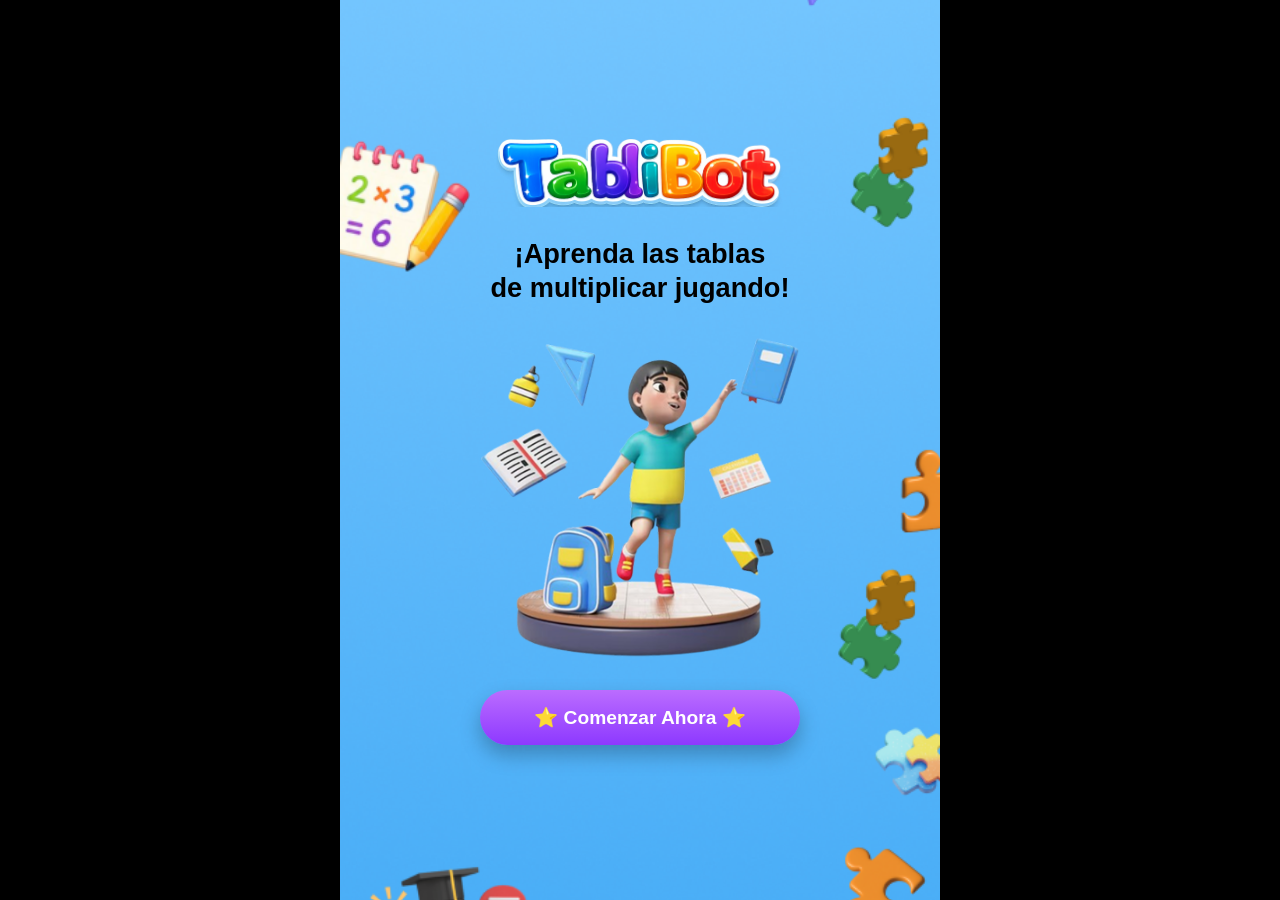
<file: index.html>
<!-- index.html -->
<!doctype html>
<html lang="es">

<head>
    <meta charset="UTF-8" />
    <meta name="viewport" content="width=device-width, initial-scale=1.0" />
    <title>TabliBot</title>

    <link rel="stylesheet" href="./Styles/styles2.css" />
</head>

<body>
    <section class="welcome-container">
        <div class="mobile-frame">
            <img src="./imagenes/fondoback.png" alt="Fondo" class="background-img" />

            <div class="content">
                <!-- Logo -->
                <div class="logo-container">
                    <img src="./imagenes/logo.png" alt="TabliBot" class="logo-img" />
                </div>

                <!-- Texto -->
                <div class="text-container">
                    <h2>
                        ¡Aprenda las tablas<br />de multiplicar jugando!
                    </h2>
                </div>

                <!-- Niño -->
                <div class="character-container">
                    <img src="./imagenes/nino1.png" alt="Niño" class="character" />
                </div>

                <!-- Botón -->
                <div class="button-container">
                    <a href="./menu.html" class="start-button">
                        ⭐ Comenzar Ahora ⭐
                    </a>
                </div>
            </div>
        </div>
    </section>
</body>

</html>
</file>
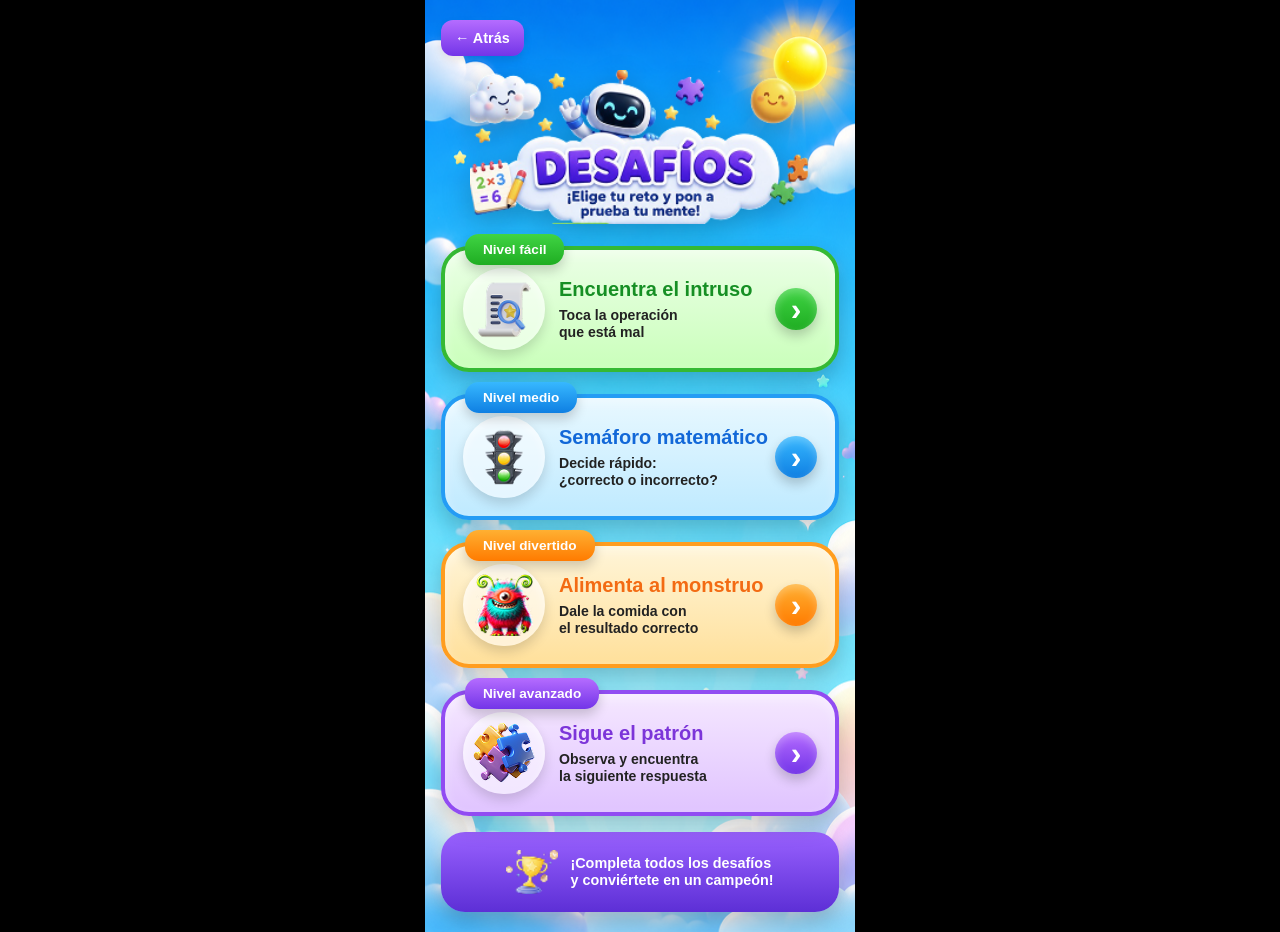
<file: desafios.html>
<!DOCTYPE html>
<html lang="es">

<head>
    <meta charset="UTF-8">
    <meta name="viewport" content="width=device-width, initial-scale=1.0">
    <title>Desafíos</title>
    <link rel="stylesheet" href="./Styles/desafios.css">
</head>

<body>

    <main class="app">

        <img src="./imagenes/fondodesafios.png" class="bg" alt="Fondo">

        <section class="content">

            <a href="menu.html" class="back-btn">← Atrás</a>

            <img src="./imagenes/logodesafios.png" class="banner" alt="Desafíos">

            <div class="cards">

                <a href="juego-intruso.html" class="challenge-card green">
                    <span class="level">Nivel fácil</span>

                    <div class="icon">
                        <img src="./imagenes/facil.png" alt="">
                    </div>

                    <div class="text">
                        <h2>Encuentra el intruso</h2>
                        <p>Toca la operación<br>que está mal</p>
                    </div>

                    <span class="arrow">›</span>
                </a>

                <a href="juego-semaforo.html" class="challenge-card blue">
                    <span class="level">Nivel medio</span>

                    <div class="icon">
                        <img src="./imagenes/semaforo.png" alt="">
                    </div>

                    <div class="text">
                        <h2>Semáforo matemático</h2>
                        <p>Decide rápido:<br>¿correcto o incorrecto?</p>
                    </div>

                    <span class="arrow">›</span>
                </a>

                <a href="juego-monstruo.html" class="challenge-card orange">
                    <span class="level">Nivel divertido</span>

                    <div class="icon">
                        <img src="./imagenes/monstruo.png" alt="">
                    </div>

                    <div class="text">
                        <h2>Alimenta al monstruo</h2>
                        <p>Dale la comida con<br>el resultado correcto</p>
                    </div>

                    <span class="arrow">›</span>
                </a>

                <a href="juego-patron.html" class="challenge-card purple">
                    <span class="level">Nivel avanzado</span>

                    <div class="icon">
                        <img src="./imagenes/fichas.png" alt="">
                    </div>

                    <div class="text">
                        <h2>Sigue el patrón</h2>
                        <p>Observa y encuentra<br>la siguiente respuesta</p>
                    </div>

                    <span class="arrow">›</span>
                </a>

            </div>

            <div class="footer">
                <img src="./imagenes/copa.png" alt="">
                <p>¡Completa todos los desafíos<br>y conviértete en un campeón!</p>
            </div>

        </section>

    </main>

</body>

</html>
</file>
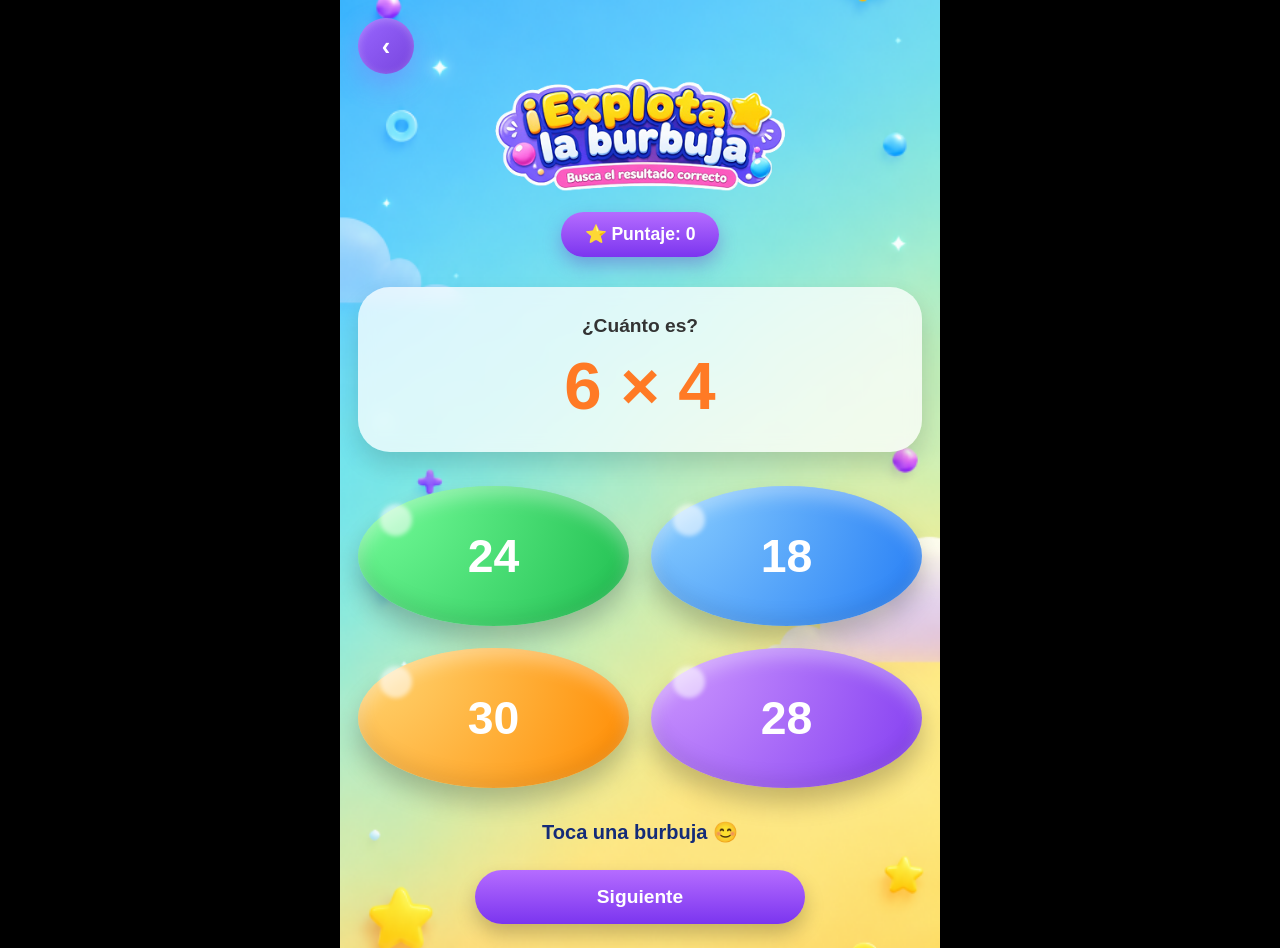
<file: juego-burbujas.html>
<!doctype html>
<html lang="es">

<head>
    <meta charset="UTF-8" />
    <meta name="viewport" content="width=device-width, initial-scale=1.0" />
    <title>Explota el número correcto</title>
    <link rel="stylesheet" href="./Styles/juego-burbujas.css" />
</head>

<body>
    <main class="game">
        <img src="./imagenes/fondobackground.png" class="bg" alt="Fondo" />

        <section class="content">
            <a href="juegos.html" class="back">‹</a>

            <div class="header">
                <img src="./imagenes/burbujas.png" alt="Explota la burbuja" class="header-img" />
            </div>

            <div class="score-box">
                ⭐ Puntaje: <span id="score">0</span>
            </div>

            <div class="question-card">
                <p>¿Cuánto es?</p>
                <h2 id="question">2 × 3</h2>
            </div>

            <div class="bubbles" id="bubbles"></div>

            <p class="message" id="message">Toca una burbuja 😊</p>

            <button class="next-btn" id="nextBtn">Siguiente</button>
        </section>
    </main>
    <audio id="popSound" src="./imagenes/sonidos/pop.mp3"></audio>
    <audio id="wrongSound" src="./imagenes/sonidos/wrong.mp3"></audio>

    <script src="./js/juego-burbujas.js"></script>
</body>

</html>
</file>
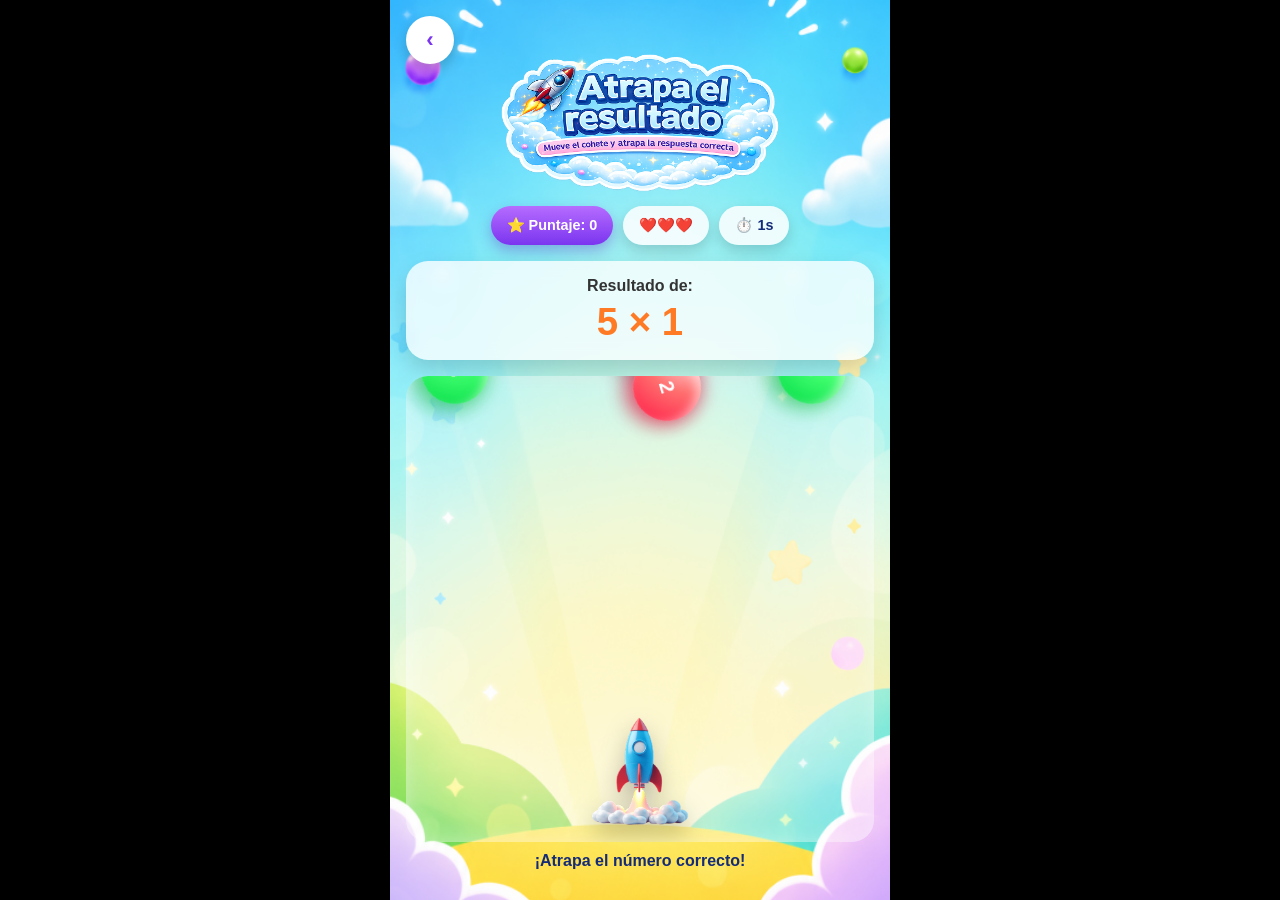
<file: juego-cohete.html>
<!DOCTYPE html>
<html lang="es">

<head>
    <meta charset="UTF-8">
    <meta name="viewport" content="width=device-width, initial-scale=1.0">
    <title>Atrapa el resultado</title>
    <link rel="stylesheet" href="./Styles/juego-cohete.css">
</head>

<body>

    <main class="game">

        <img src="./imagenes/fondomenu.png" class="bg" alt="Fondo">

        <section class="content">

            <a href="juegos.html" class="back">‹</a>

            <div class="header">
                <img src="./imagenes/atrapa.png" class="header-img" alt="Atrapa el resultado">
            </div>

            <div class="score-container">
                <div class="score">
                    ⭐ Puntaje: <span id="score">0</span>
                </div>
                <div class="lives">
                    <span id="lives">❤️ ❤️ ❤️</span>
                </div>
                <div class="timer">
                    ⏱️ <span id="timer">0</span>s
                </div>
            </div>

            <div class="operation-box">
                <p>Resultado de:</p>
                <h2 id="operation">5 × 2</h2>
            </div>

            <div class="game-area" id="gameArea">
                <div class="falling-number" id="fallingNumber">10</div>

                <img src="./imagenes/cohete.png" class="rocket" id="rocket" alt="Cohete">
            </div>

            <p class="message" id="message">¡Atrapa el número correcto!</p>

        </section>

    </main>

    <audio id="successSound" src="./imagenes/sonidos/pop.mp3"></audio>
    <audio id="wrongSound" src="./imagenes/sonidos/wrong.mp3"></audio>

    <script src="./js/juego-cohete.js"></script>
</body>

</html>
</file>
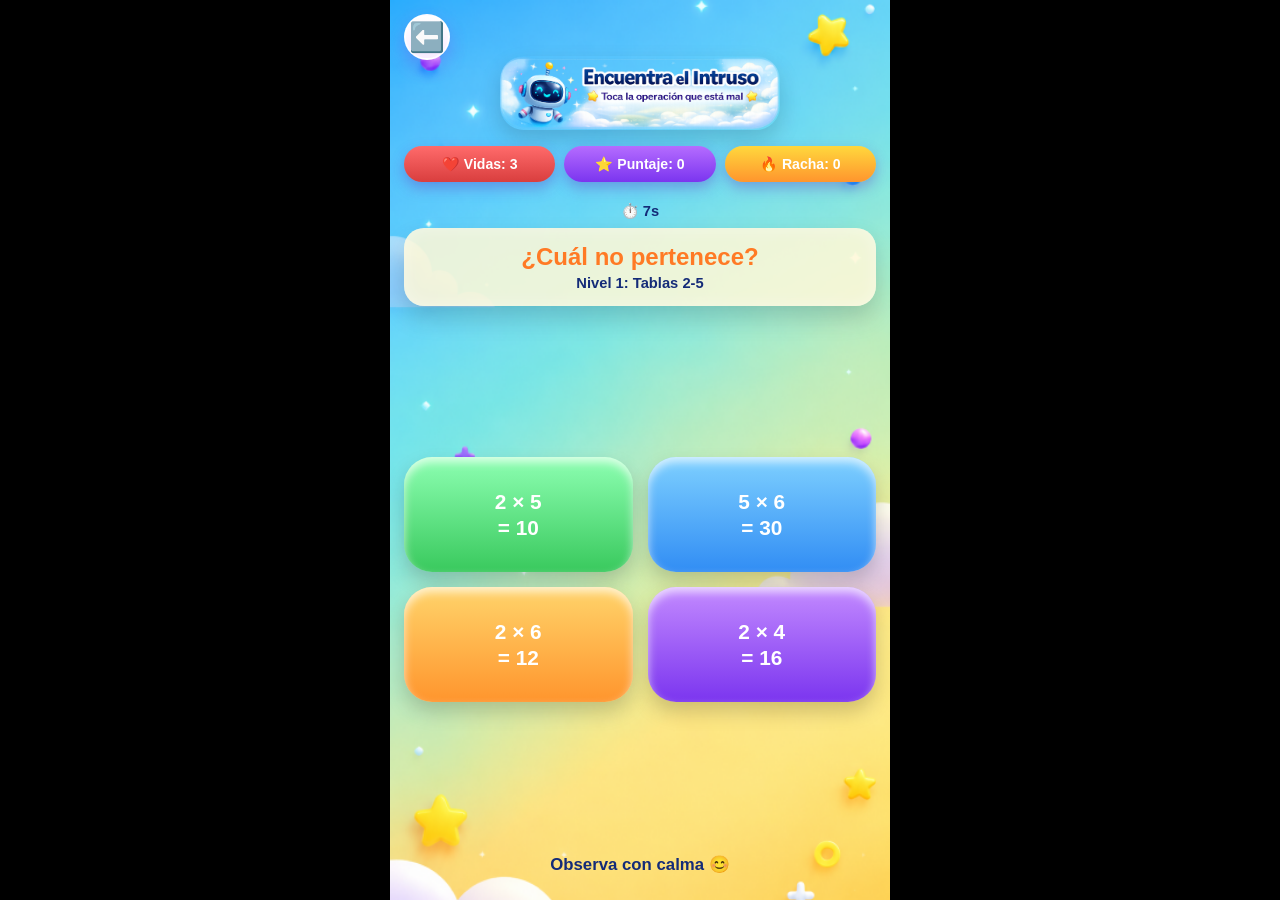
<file: juego-intruso.html>
<!DOCTYPE html>
<html lang="es">

<head>
    <meta charset="UTF-8">
    <meta name="viewport" content="width=device-width, initial-scale=1.0">
    <title>Encuentra el intruso</title>
    <link rel="stylesheet" href="./Styles/juego-intruso.css">
</head>

<body>

    <main class="game">

        <img src="./imagenes/fondobackground.png" class="bg" alt="Fondo">

        <section class="content">

            <a href="desafios.html" class="back">⬅️</a>

            <div class="header">
                <img src="./imagenes/intruso.png" alt="Encuentra el intruso" class="header-img">
            </div>

            <div class="stats-container">
                <div class="lives-box">
                    ❤️ Vidas: <span id="lives">3</span>
                </div>
                <div class="score-box">
                    ⭐ Puntaje: <span id="score">0</span>
                </div>
                <div class="streak-box">
                    🔥 Racha: <span id="streak">0</span>
                </div>
            </div>

            <div class="timer-container">
                <div class="timer-bar" id="timerBar"></div>
                <p class="timer-text">⏱️ <span id="timer">8</span>s</p>
            </div>

            <div class="instruction-card">
                <h2>¿Cuál no pertenece?</h2>
                <p id="difficulty">Nivel 1: Tablas 2-5</p>
            </div>

            <div class="cards-grid" id="cardsGrid"></div>

            <p class="message" id="message">
                Observa con calma 😊
            </p>

            <button class="next-btn" id="nextBtn">
      Siguiente reto 🚀
    </button>

        </section>

        <div class="game-over-modal" id="gameOverModal">
            <div class="modal-content">
                <h2 id="modalTitle">🎮 GAME OVER</h2>
                <div class="final-stats">
                    <div class="stat">
                        <p>Puntaje Final</p>
                        <h3 id="finalScore">0</h3>
                    </div>
                    <div class="stat">
                        <p>Nivel Alcanzado</p>
                        <h3 id="finalLevel">1</h3>
                    </div>
                    <div class="stat">
                        <p>Mejor Racha</p>
                        <h3 id="bestStreak">0</h3>
                    </div>
                </div>
                <button class="restart-btn" id="restartBtn">Jugar de Nuevo 🚀</button>
                <a href="desafios.html" class="back-menu-btn">← Volver al Menú</a>
            </div>
        </div>

    </main>

    <audio id="successSound" src="./sonidos/correcto.wav"></audio>
    <audio id="wrongSound" src="./sonidos/incorrecto.wav"></audio>
    <audio id="levelUpSound" src="./sonidos/burbujas.mp3"></audio>
    <audio id="bonusSound" src="./sonidos/correcto.wav"></audio>

    <script src="./js/juego-intruso.js"></script>

</body>

</html>
</file>
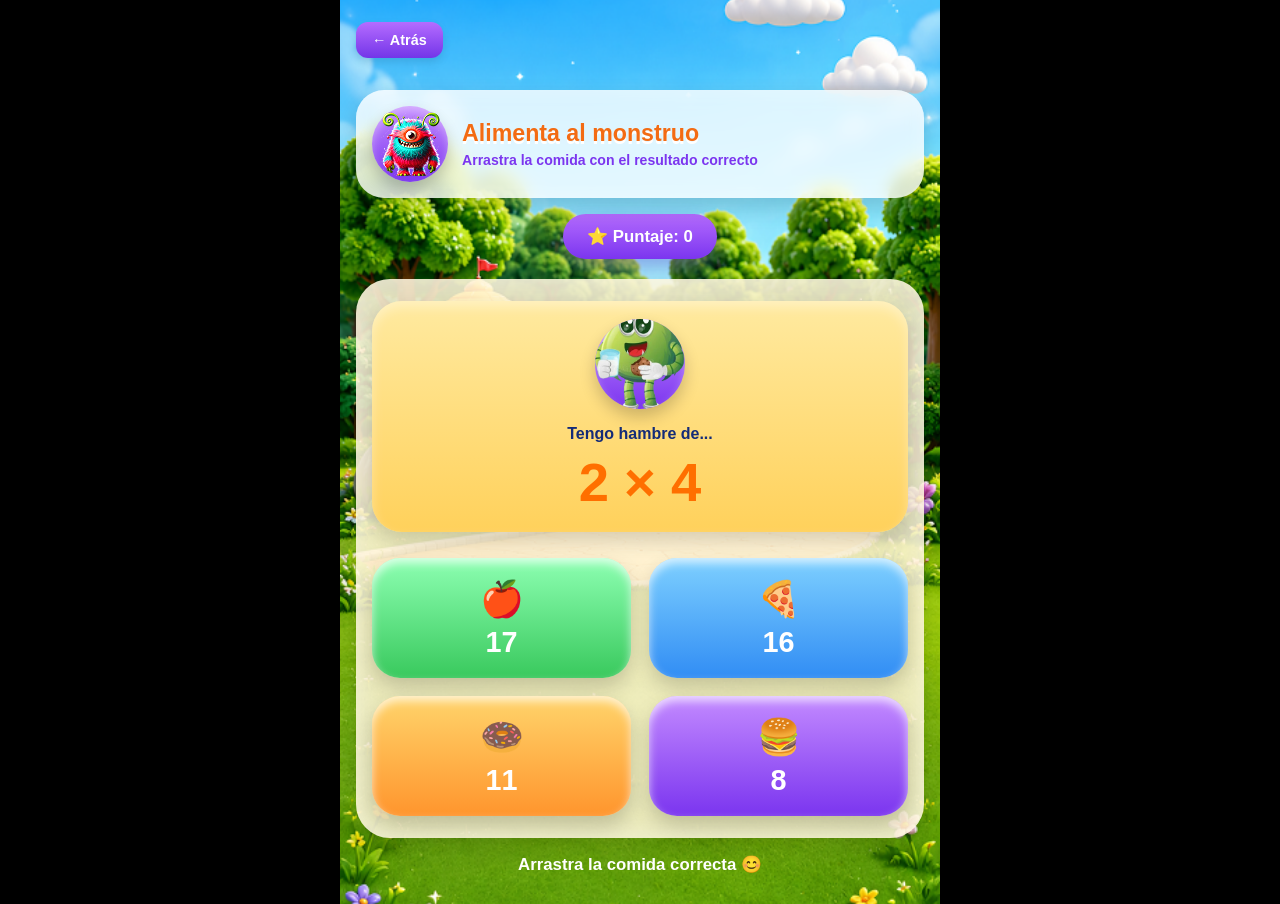
<file: juego-monstruo.html>
<!DOCTYPE html>
<html lang="es">

<head>
    <meta charset="UTF-8">
    <meta name="viewport" content="width=device-width, initial-scale=1.0">
    <title>Alimenta al Monstruo</title>
    <link rel="stylesheet" href="./Styles/juego-monstruo.css">
</head>

<body>

    <main class="game">

        <img src="./imagenes/fondojuegos.png" class="bg" alt="Fondo">

        <section class="content">

            <a href="desafios.html" class="back-btn">← Atrás</a>

            <div class="header">
                <div class="monster-head"><img src="./imagenes/monstruo.png" alt="Monstruo"></div>
                <div>
                    <h1>Alimenta al monstruo</h1>
                    <p>Arrastra la comida con el resultado correcto</p>
                </div>
            </div>

            <div class="score-box">
                ⭐ Puntaje: <span id="score">0</span>
            </div>

            <div class="monster-card">

                <div class="monster" id="monster">
                    <img src="./imagenes/monstruofelix.png" alt="Monstruo" class="monster-face">
                    <p>Tengo hambre de...</p>
                    <h2 id="operation">5 × 2</h2>
                </div>

                <div class="foods" id="foods"></div>

            </div>

            <p class="message" id="message">
                Arrastra la comida correcta 😊
            </p>

            <button class="next-btn" id="nextBtn">
      Siguiente comida 🚀
    </button>

        </section>

    </main>

    <audio id="successSound" src="./sonidos/correcto.wav"></audio>
    <audio id="wrongSound" src="./sonidos/incorrecto.wav"></audio>
    <audio id="burbujasSound" src="./sonidos/burbujas.mp3"></audio>
    <audio id="ganadorSound" src="./sonidos/ganador.mp3"></audio>

    <script src="./js/juego-monstruo.js"></script>

</body>

</html>
</file>
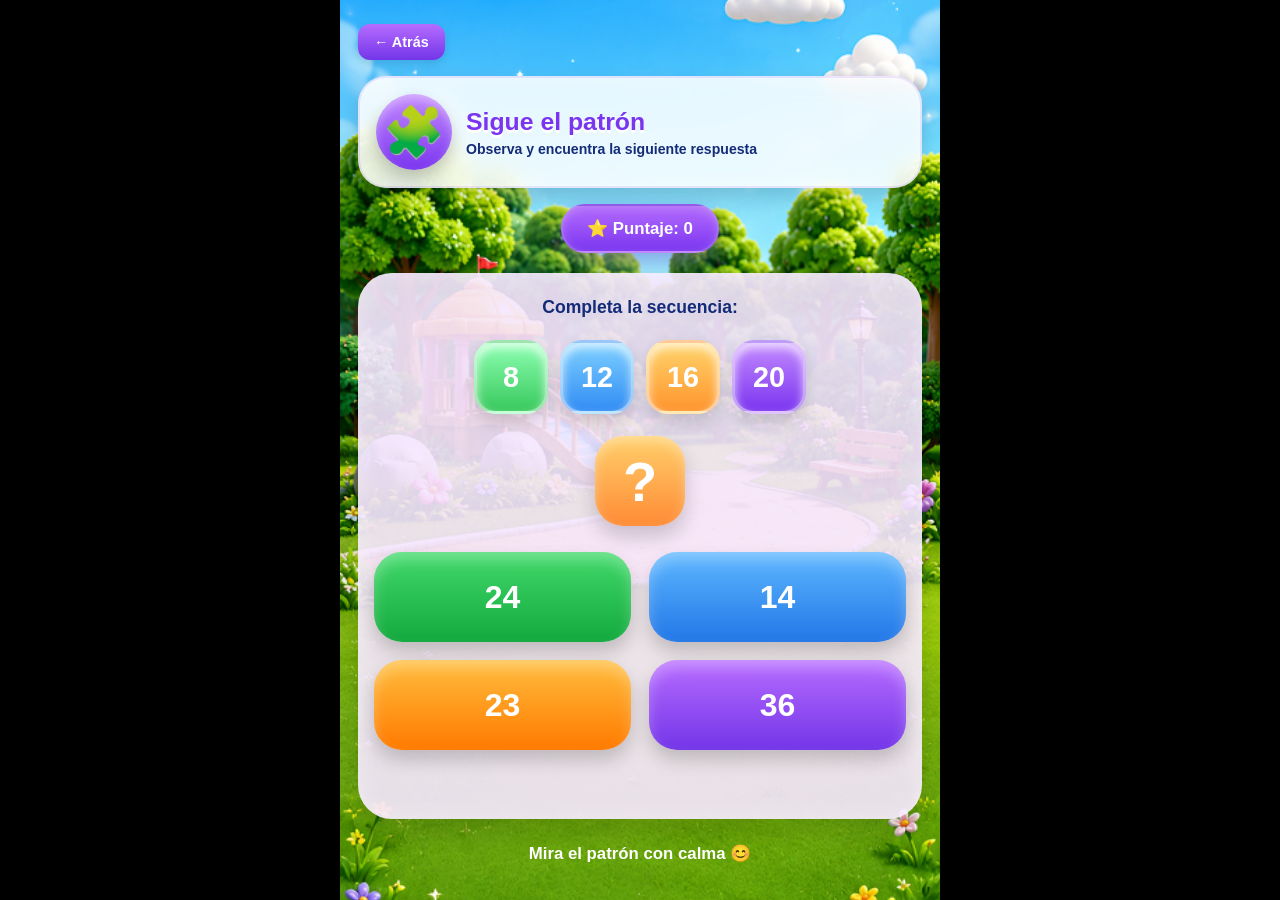
<file: juego-patron.html>
<!DOCTYPE html>
<html lang="es">

<head>
    <meta charset="UTF-8">
    <meta name="viewport" content="width=device-width, initial-scale=1.0">
    <title>Sigue el Patrón</title>
    <link rel="stylesheet" href="./Styles/juego-patron.css">
</head>

<body>

    <main class="game">

        <img src="./imagenes/fondojuegos.png" class="bg" alt="Fondo">

        <section class="content">

            <a href="desafios.html" class="back-btn">← Atrás</a>

            <div class="header">
                <div class="pattern-icon">🧩</div>
                <div>
                    <h1>Sigue el patrón</h1>
                    <p>Observa y encuentra la siguiente respuesta</p>
                </div>
            </div>

            <div class="score-box">
                ⭐ Puntaje: <span id="score">0</span>
            </div>

            <div class="pattern-card">
                <p class="hint">Completa la secuencia:</p>

                <div class="sequence" id="sequence"></div>

                <div class="question-mark">?</div>

                <div class="answers" id="answers"></div>
            </div>

            <p class="message" id="message">
                Mira el patrón con calma 😊
            </p>

            <button class="next-btn" id="nextBtn">
      Siguiente patrón 🚀
    </button>

        </section>

    </main>

    <audio id="successSound" src="./sonidos/correcto.wav"></audio>
    <audio id="wrongSound" src="./sonidos/incorrecto.wav"></audio>
    <audio id="clickSound" src="./imagenes/sonidos/pop.mp3"></audio>
    <audio id="winSound" src="./sonidos/ganador.mp3"></audio>
    <audio id="bubblesSound" src="./sonidos/burbujas.mp3"></audio>

    <script src="./js/juego-patron.js"></script>

</body>

</html>
</file>
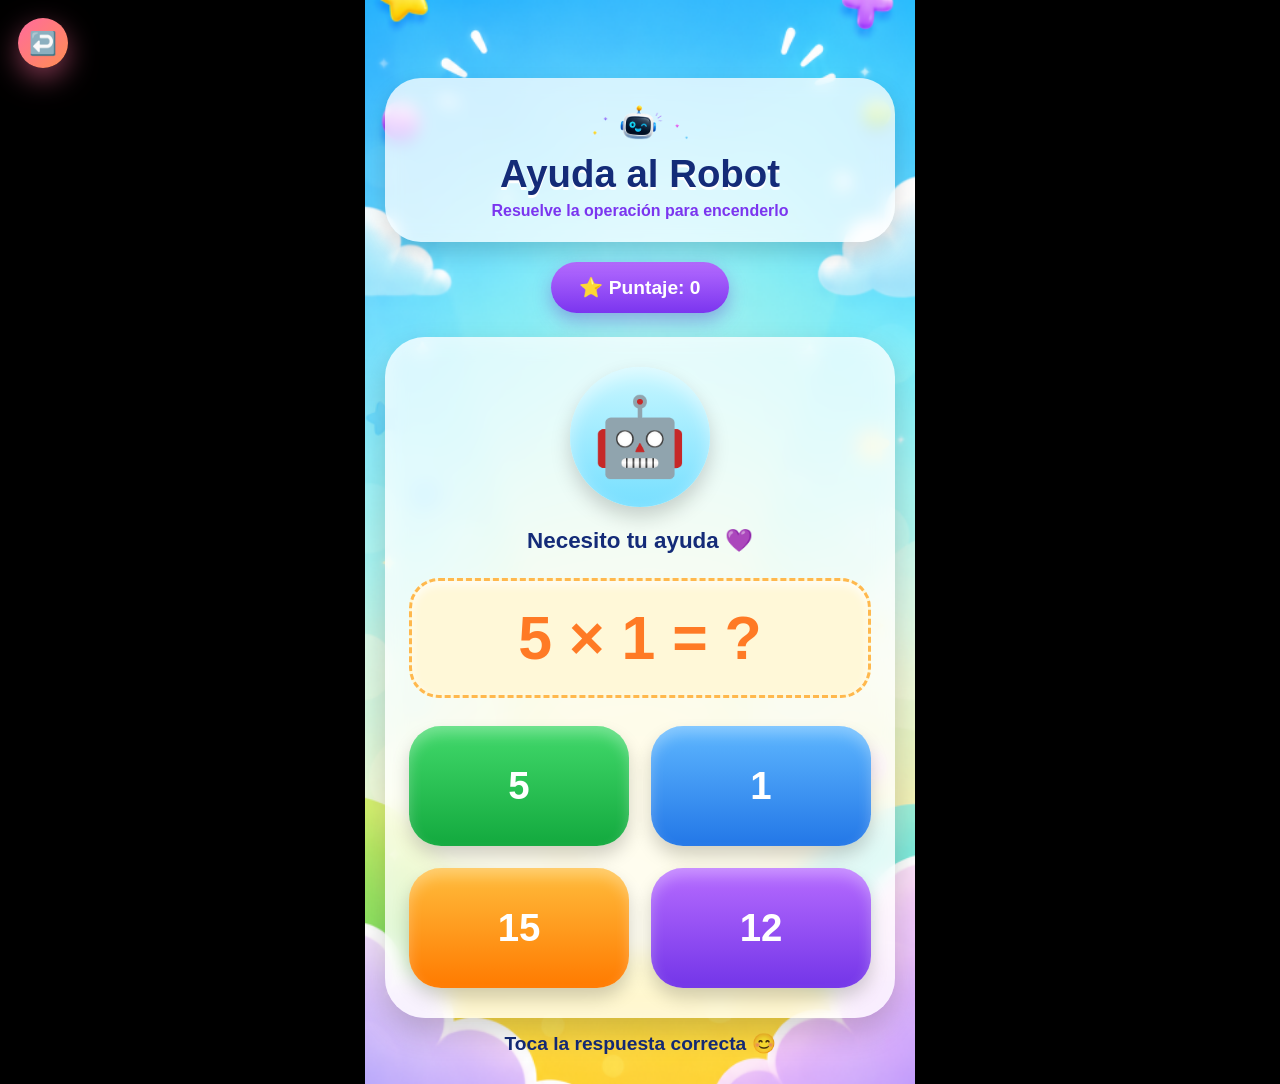
<file: juego-robot.html>
<!DOCTYPE html>
<html lang="es">

<head>
    <meta charset="UTF-8">
    <meta name="viewport" content="width=device-width, initial-scale=1.0">
    <title>Ayuda al Robot</title>
    <link rel="stylesheet" href="./Styles/juego-robot.css">
</head>

<body>

    <main class="game">

        <img src="./imagenes/fondomenu.png" class="bg" alt="Fondo">

        <section class="content">

            <a href="juegos.html" class="back">↩️</a>

            <div class="header">
                <img src="./imagenes/robot.png" alt="Robot">
                <h1>Ayuda al Robot</h1>
                <p>Resuelve la operación para encenderlo</p>
            </div>

            <div class="score-box">
                ⭐ Puntaje: <span id="score">0</span>
            </div>

            <div class="robot-card">
                <div class="robot-face" id="robotFace">🤖</div>

                <p class="robot-text" id="robotText">
                    Necesito tu ayuda 💜
                </p>

                <div class="operation" id="operation">
                    3 × 2 = ?
                </div>

                <div class="answers" id="answers"></div>
            </div>

            <p class="message" id="message">
                Toca la respuesta correcta 😊
            </p>

            <button class="next-btn" id="nextBtn">
      Siguiente ayuda 🚀
    </button>

        </section>

    </main>


    <audio id="bubbleSound" src="./imagenes/sonidos/pop.mp3"></audio>

    <script src="./js/juego-robot.js"></script>

</body>

</html>
</file>
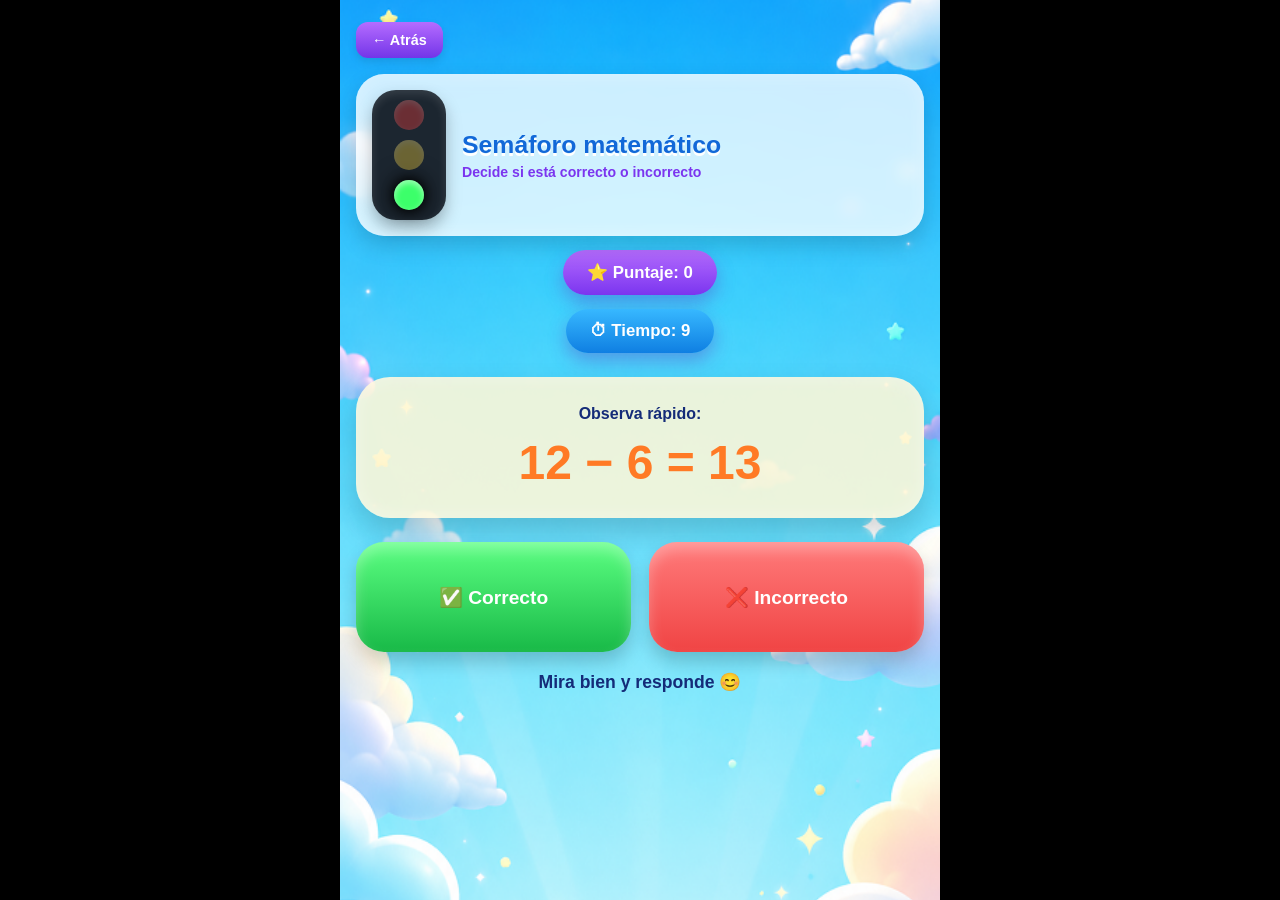
<file: juego-semaforo.html>
<!DOCTYPE html>
<html lang="es">

<head>
    <meta charset="UTF-8">
    <meta name="viewport" content="width=device-width, initial-scale=1.0">
    <title>Semáforo Matemático</title>
    <link rel="stylesheet" href="./Styles/juego-semaforo.css">
</head>

<body>

    <main class="game">

        <img src="./imagenes/fondodesafios.png" class="bg" alt="Fondo">

        <section class="content">

            <a href="desafios.html" class="back-btn">← Atrás</a>

            <div class="header" style="margin-top: 0;">
                <div class="traffic-light">
                    <span class="red" id="redLight"></span>
                    <span class="yellow" id="yellowLight"></span>
                    <span class="green" id="greenLight"></span>
                </div>

                <div>
                    <h1>Semáforo matemático</h1>
                    <p>Decide si está correcto o incorrecto</p>
                </div>
            </div>

            <div class="score-box">
                ⭐ Puntaje: <span id="score">0</span>
            </div>

            <div class="combo-box" id="comboBox" style="display: none;">
                🔥 ¡Racha!
            </div>

            <div class="timer-box">
                ⏱ Tiempo: <span id="timer">10</span>
            </div>

            <div class="operation-card">
                <p>Observa rápido:</p>
                <h2 id="operation">4 × 2 = 8</h2>
            </div>

            <div class="buttons">
                <button class="btn correct-btn" id="correctBtn">
        ✅ Correcto
      </button>

                <button class="btn wrong-btn" id="wrongBtn">
        ❌ Incorrecto
      </button>
            </div>

            <p class="message" id="message">
                Mira bien y responde 😊
            </p>

            <button class="next-btn" id="nextBtn">
      Siguiente reto 🚀
    </button>

        </section>

    </main>

    <audio id="successSound" src="./sonidos/correcto.wav"></audio>
    <audio id="wrongSound" src="./sonidos/incorrecto.wav"></audio>

    <script src="./js/juego-semaforo.js"></script>

</body>

</html>
</file>
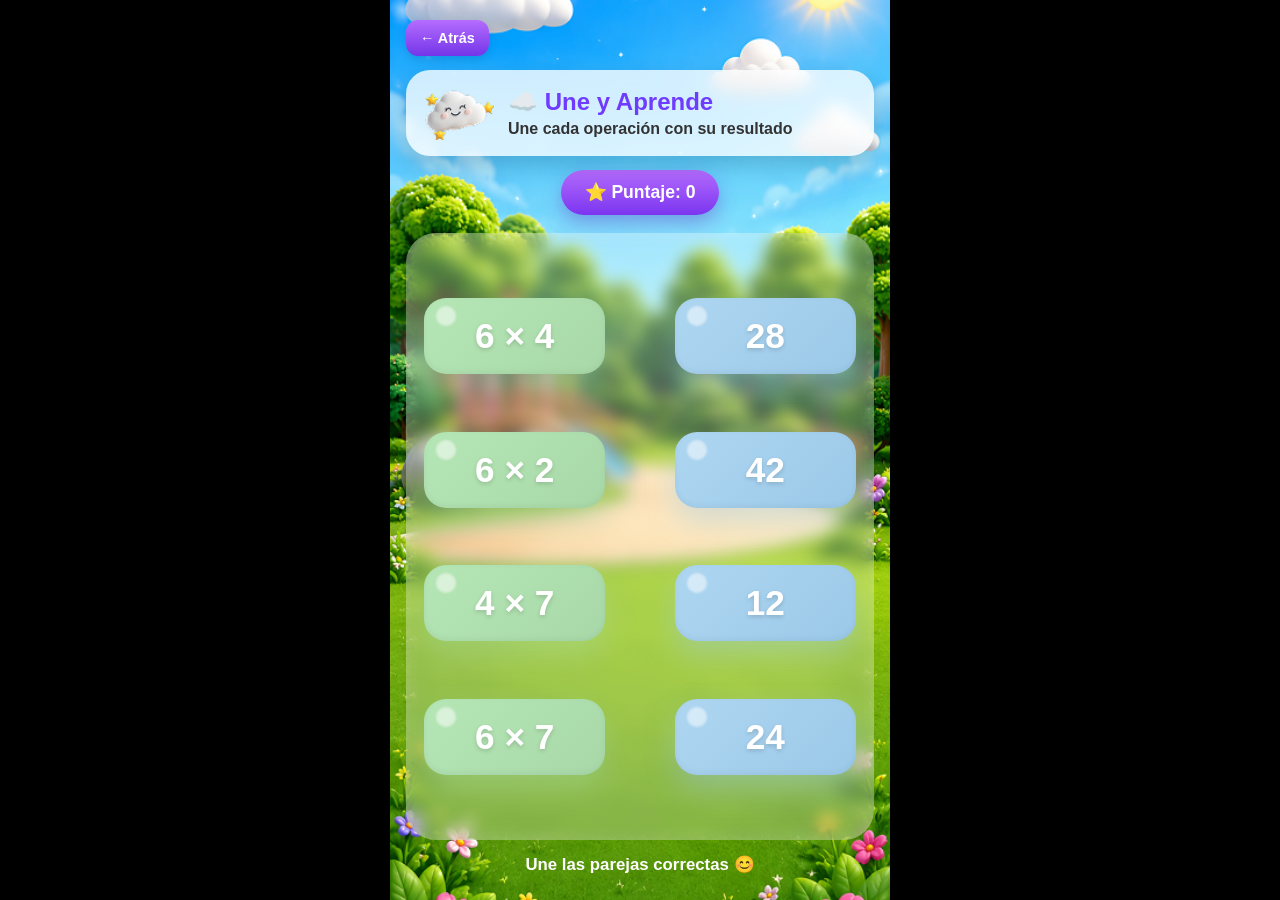
<file: juego-unir.html>
<!doctype html>
<html lang="es">

<head>
    <meta charset="UTF-8" />
    <meta name="viewport" content="width=device-width, initial-scale=1.0" />
    <title>Une y Aprende</title>

    <link rel="stylesheet" href="./Styles/juego-unir.css" />
</head>

<body>
    <main class="game">
        <img src="./imagenes/fondojuegos.png" class="bg" />

        <section class="content">
            <a href="juegos.html" class="back-btn">← Atrás</a>

            <div class="title-box">
                <img src="./imagenes/nube.png" />

                <div>
                    <h1>☁️ Une y Aprende</h1>
                    <p>Une cada operación con su resultado</p>
                </div>
            </div>

            <div class="score-box">
                ⭐ Puntaje:
                <span id="score">0</span>
            </div>

            <section class="board">
                <svg id="lines"></svg>

                <div class="column left" id="operations"></div>

                <div class="column right" id="answers"></div>
            </section>

            <div class="message" id="message">
                Une las parejas correctas 😊
            </div>

            <button class="next-btn" id="nextBtn">
					🚀 Siguiente ronda
				</button>
        </section>
    </main>

    <audio id="successSound" src="./sonidos/correcto.wav"></audio>
    <audio id="wrongSound" src="./sonidos/incorrecto.wav"></audio>

    <script src="./js/juego-unir.js"></script>
</body>

</html>
</file>
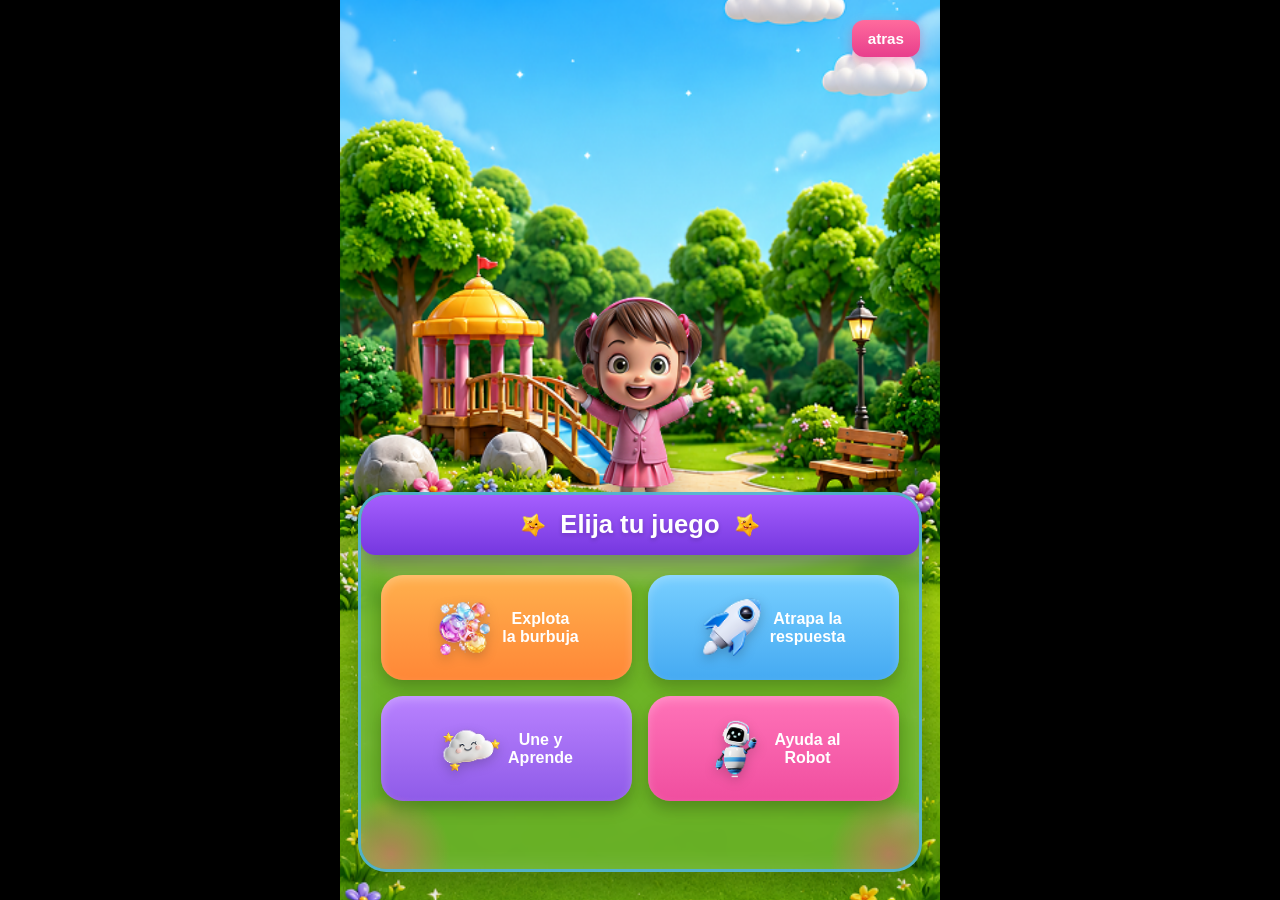
<file: juegos.html>
<!DOCTYPE html>
<html lang="es">

<head>
    <meta charset="UTF-8">
    <meta name="viewport" content="width=device-width, initial-scale=1.0">
    <title>Elija tu juego</title>
    <link rel="stylesheet" href="./Styles/juegos.css">
</head>

<body>

    <main class="app">

        <img src="./imagenes/fondojuegos.png" class="bg" alt="Fondo">

        <a href="menu.html" class="home-btn">atras</a>

        <section class="content">

            <img src="./imagenes/bebe.png" class="girl" alt="Niña">

            <section class="menu-card">

                <div class="title">
                    <img src="./imagenes/estrelli.png" alt="">
                    <h1>Elija tu juego</h1>
                    <img src="./imagenes/estrelli.png" alt="">
                </div>

                <div class="games-grid">

                    <a href="juego-burbujas.html" class="game-btn orange">
                        <img src="./imagenes/burbujas1.png" alt="">
                        <span>Explota<br>la burbuja</span>
                    </a>

                    <a href="juego-cohete.html" class="game-btn blue">
                        <img src="./imagenes/cohte.png" alt="">
                        <span>Atrapa la<br>respuesta</span>
                    </a>

                    <a href="juego-unir.html" class="game-btn purple">
                        <img src="./imagenes/nube.png" alt="">
                        <span>Une y<br>Aprende</span>
                    </a>

                    <a href="juego-robot.html" class="game-btn pink">
                        <img src="./imagenes/robocot.png" alt="">
                        <span>Ayuda al<br>Robot</span>
                    </a>

                </div>

            </section>

        </section>

    </main>

</body>

</html>
</file>
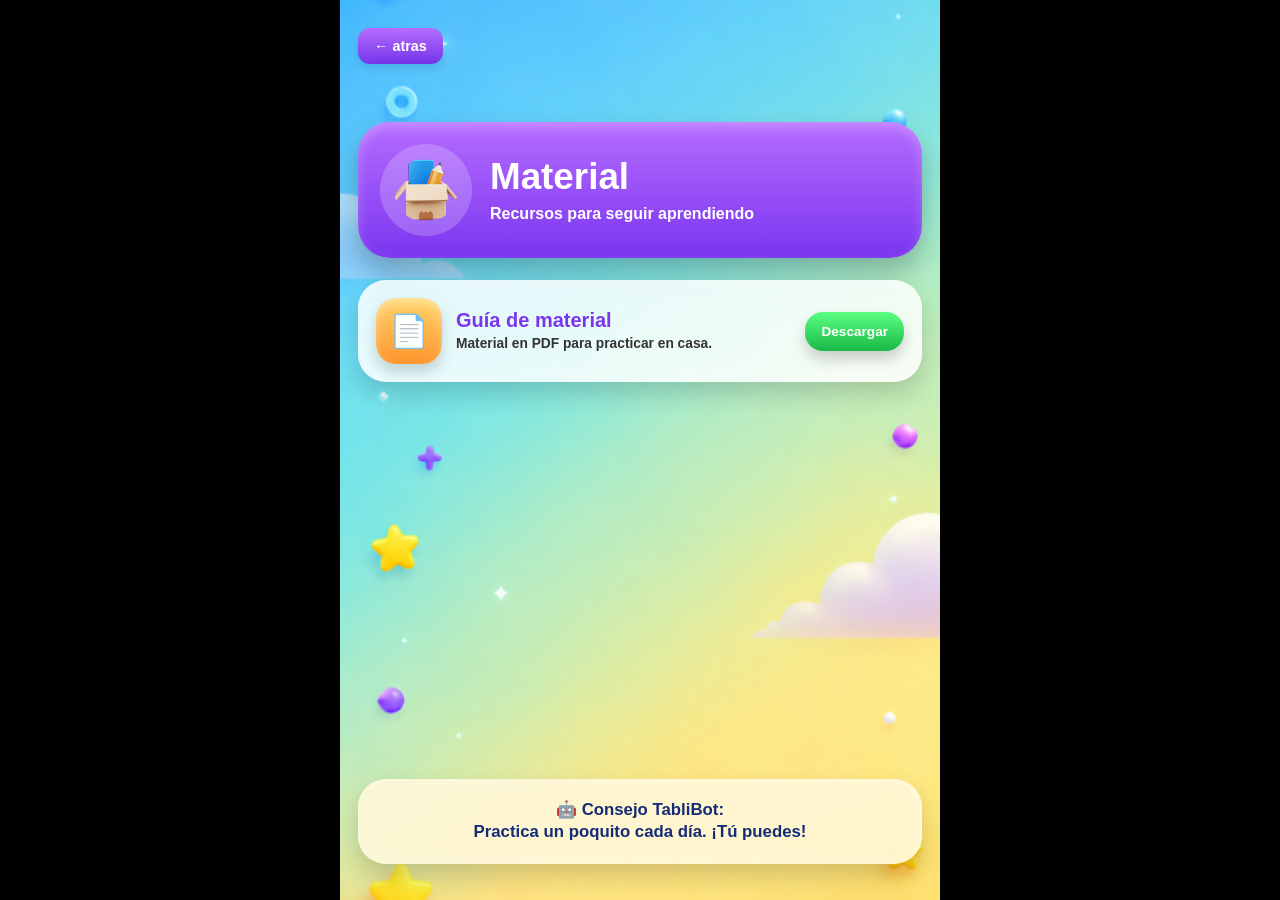
<file: material.html>
<!DOCTYPE html>
<html lang="es">

<head>
    <meta charset="UTF-8">
    <meta name="viewport" content="width=device-width, initial-scale=1.0">
    <title>Material</title>
    <link rel="stylesheet" href="./Styles/material.css">
</head>

<body>

    <main class="app">

        <img src="./imagenes/fondobackground.png" class="bg" alt="Fondo">

        <section class="content">

            <a href="menu.html" class="back">← atras</a>

            <div class="header-card">
                <img src="./imagenes/materi.png" alt="Material">
                <div>
                    <h1>Material</h1>
                    <p>Recursos para seguir aprendiendo</p>
                </div>
            </div>



            <div class="material-card">
                <div class="icon-box">📄</div>

                <div class="text">
                    <h3>Guía de material</h3>
                    <p>Material en PDF para practicar en casa.</p>
                </div>

                <a href="https://drive.google.com/drive/folders/13PVmpvJT67rh2bEBUrasNM_FaBK_Cx-f?usp=sharing" target="_blank" download class="download-btn">
        Descargar
      </a>
            </div>

            <div class="tip-card">
                🤖 Consejo TabliBot:<br> Practica un poquito cada día. ¡Tú puedes!
            </div>

        </section>

    </main>

</body>

</html>
</file>
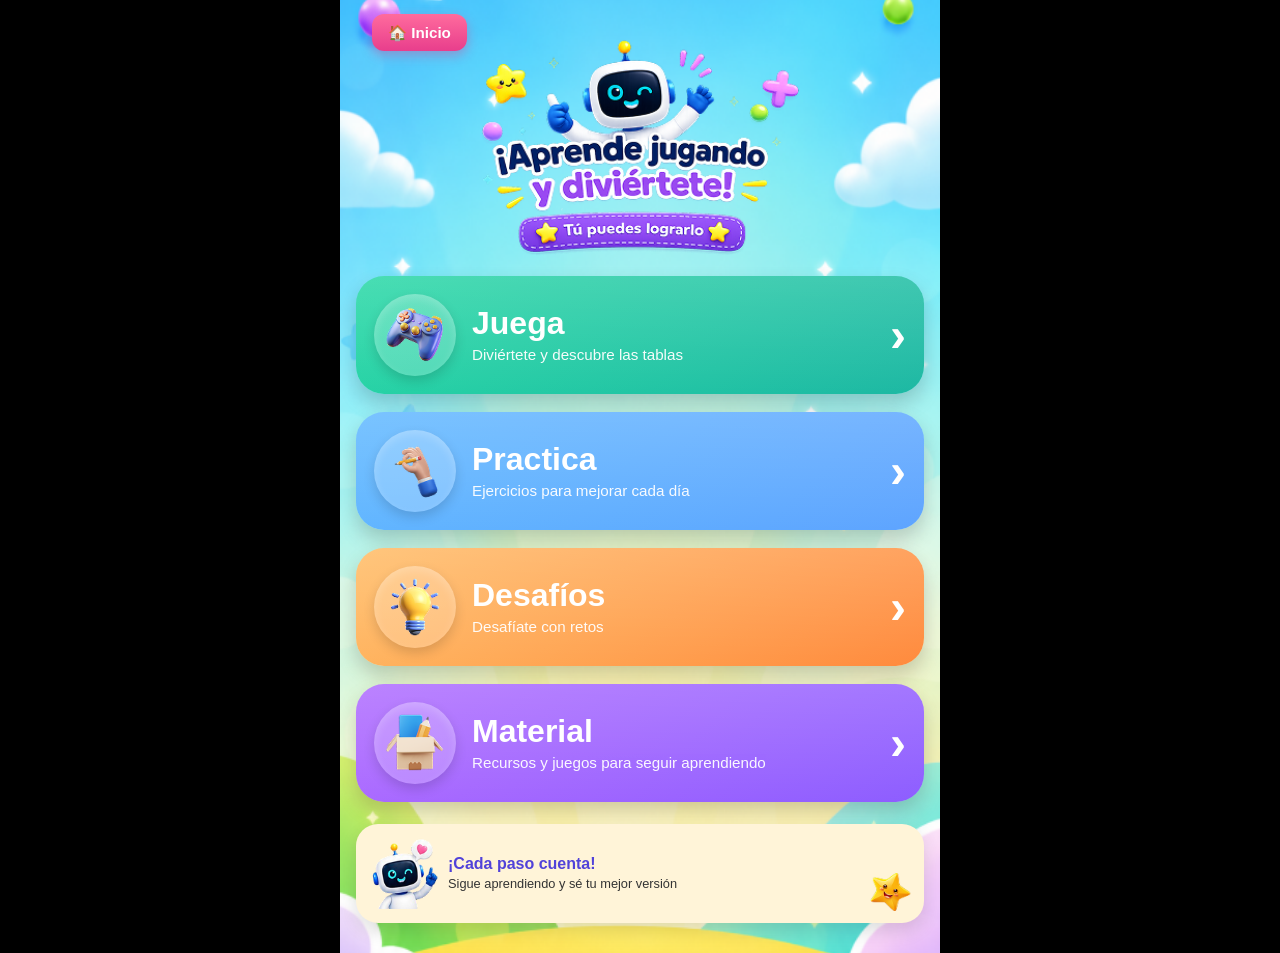
<file: menu.html>
<!doctype html>
<html lang="es">

<head>
    <meta charset="UTF-8" />
    <meta name="viewport" content="width=device-width, initial-scale=1.0" />
    <title>TabliBot</title>

    <link rel="stylesheet" href="./Styles/menu.css" />
</head>

<body>
    <div class="app">
        <img src="./imagenes/fondomenu.png" class="bg-img" alt="Fondo" />

        <a href="index.html" class="home-btn">🏠 Inicio</a>

        <div class="top-section">
            <img src="./imagenes/aprende.png" class="banner" alt="Aprende" />
        </div>

        <div class="cards">
            <!-- JUEGA -->
            <a href="juegos.html" class="card-link">
                <div class="card green">
                    <div class="icon-circle">
                        <img src="./imagenes/control.png" alt="" />
                    </div>

                    <div class="card-text">
                        <h2>Juega</h2>
                        <p>Diviértete y descubre las tablas</p>
                    </div>

                    <div class="arrow">›</div>
                </div>
            </a>

            <!-- PRACTICA -->
            <a href="profesora.html" class="card-link">
                <div class="card blue">
                    <div class="icon-circle">
                        <img src="./imagenes/practic.png" alt="" />
                    </div>

                    <div class="card-text">
                        <h2>Practica</h2>
                        <p>Ejercicios para mejorar cada día</p>
                    </div>

                    <div class="arrow">›</div>
                </div>
            </a>

            <!-- DESAFIOS -->
            <a href="desafios.html" class="card-link">
                <div class="card orange">
                    <div class="icon-circle">
                        <img src="./imagenes/bombill.png" alt="" />
                    </div>

                    <div class="card-text">
                        <h2>Desafíos</h2>
                        <p>Desafíate con retos</p>
                    </div>

                    <div class="arrow">›</div>
                </div>
            </a>

            <!-- MATERIAL -->
            <a href="material.html" class="card-link">
                <div class="card purple">
                    <div class="icon-circle">
                        <img src="./imagenes/materi.png" alt="" />
                    </div>

                    <div class="card-text">
                        <h2>Material</h2>
                        <p>Recursos y juegos para seguir aprendiendo</p>
                    </div>

                    <div class="arrow">›</div>
                </div>
            </a>
        </div>

        <!-- FOOTER -->

        <div class="footer-card">
            <img src="./imagenes/robotcoraz.png" class="robot-footer" alt="" />

            <div class="footer-text">
                <h3>¡Cada paso cuenta!</h3>
                <p>Sigue aprendiendo y sé tu mejor versión</p>
            </div>

            <img src="./imagenes/estrelli.png" class="star-footer" alt="" />
        </div>
    </div>
</body>

</html>
</file>
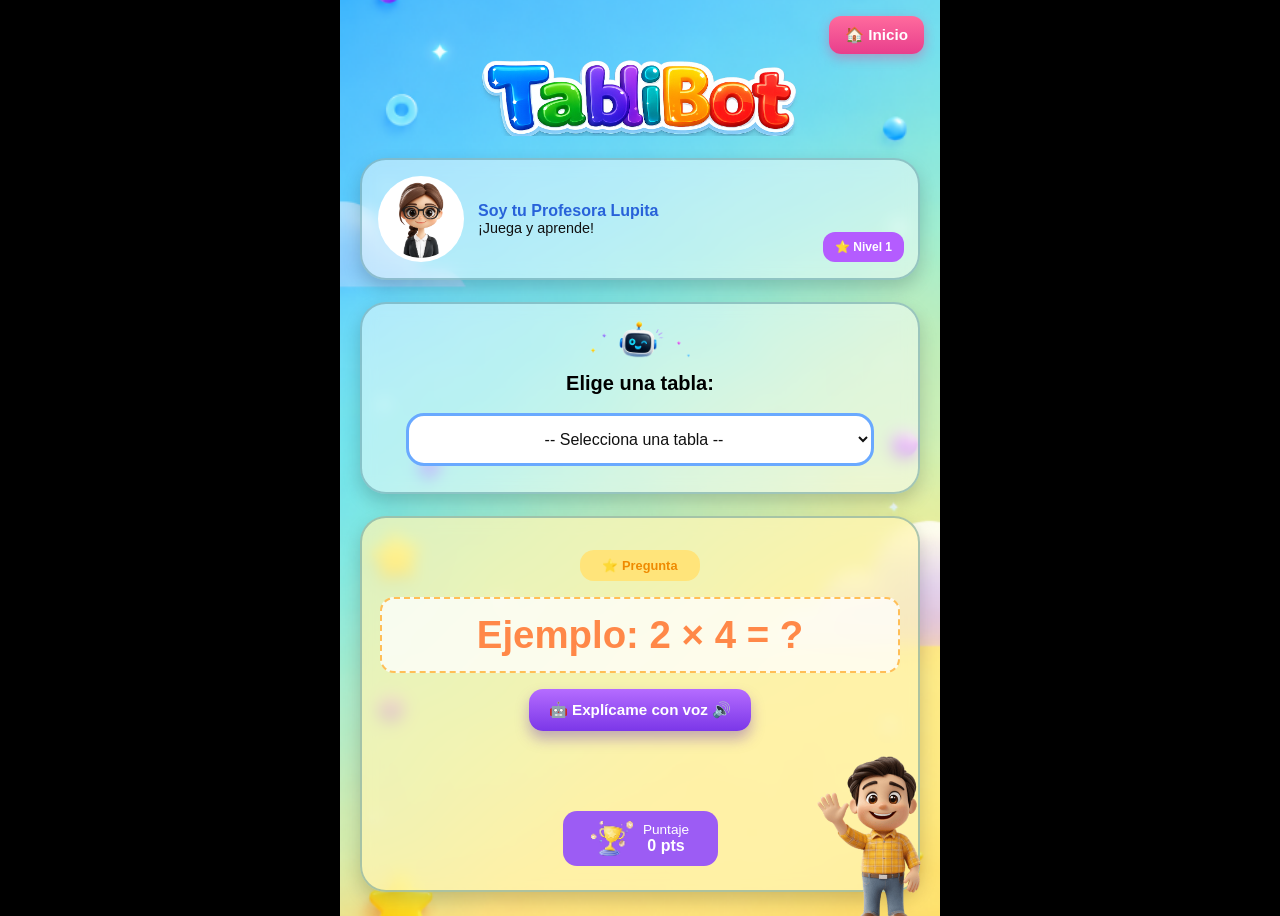
<file: profesora.html>
<!DOCTYPE html>
<html lang="es">

<head>
    <meta charset="UTF-8" />
    <meta name="viewport" content="width=device-width, initial-scale=1.0" />
    <title>Profesora Lupita</title>
    <link rel="stylesheet" href="./Styles/profesora.css" />
</head>

<body>

    <main class="app-screen">

        <img src="./imagenes/fondobackground.png" class="bg-img" alt="Fondo" />

        <a href="menu.html" class="home-btn">🏠 Inicio</a>

        <section class="content">

            <img src="./imagenes/logo.png" class="logo" alt="TabliBot" />

            <div class="teacher-card">
                <img src="./imagenes/profesora.webp" class="teacher-img" alt="Profesora" />

                <div class="teacher-info">
                    <h1>Soy tu Profesora Lupita</h1>
                    <p>¡Juega y aprende!</p>
                </div>

                <span class="level">⭐ Nivel 1</span>
            </div>

            <div class="select-card">
                <img src="./imagenes/robot.png" class="robot-img" alt="Robot" />

                <h2>Elige una tabla:</h2>

                <select id="tabla" onchange="iniciarJuego()">
                    <option value="">-- Selecciona una tabla --</option>
                    <option value="2">Tabla del 2</option>
                    <option value="3">Tabla del 3</option>
                    <option value="4">Tabla del 4</option>
                    <option value="5">Tabla del 5</option>
                    <option value="6">Tabla del 6</option>
                    <option value="7">Tabla del 7</option>
                    <option value="8">Tabla del 8</option>
                    <option value="9">Tabla del 9</option>
                </select>
            </div>

            <div class="example-card">
                <span class="tag">⭐ Pregunta</span>

                <div class="operation" id="pregunta">
                    Ejemplo: 2 × 4 = ?
                </div>

                <button class="voice-btn" onclick="explicarConVoz()">
          🤖 Explícame con voz 🔊
        </button>

                <div id="opciones" class="opciones"></div>

                <p id="resultado" class="resultado-text"></p>

                <div class="score-card">
                    <img src="./imagenes/copa.png" alt="Copa" />
                    <div>
                        <p>Puntaje</p>
                        <strong><span id="puntaje">0</span> pts</strong>
                    </div>
                </div>

                <img src="./imagenes/imagenbebe.png" class="boy-img" alt="Niño" />
            </div>

        </section>

    </main>

    <script src="./js/script.js"></script>

</body>

</html>
</file>
<file: Styles/styles2.css>
* {
    margin: 0;
    padding: 0;
    box-sizing: border-box;
}

body {
    font-family: Arial, Helvetica, sans-serif;
    background: #000;
    overflow-x: hidden;
    overflow-y: auto;
}


/* CONTENEDOR PRINCIPAL */

.welcome-container {
    width: 100%;
    min-height: 100dvh;
    background: #000;
    display: flex;
    justify-content: center;
    align-items: center;
}


/* PANTALLA TIPO APP */

.mobile-frame {
    position: relative;
    width: min(100vw, 430px);
    min-height: 100dvh;
    height: auto;
    aspect-ratio: 430 / 932;
    overflow: hidden;
    background: #58b8ff;
}


/* IMAGEN DE FONDO */

.background-img {
    position: absolute;
    inset: 0;
    width: 100%;
    height: 100%;
    object-fit: cover;
    z-index: 1;
}


/* CONTENIDO */

.content {
    position: relative;
    z-index: 2;
    width: 100%;
    min-height: 100dvh;
    display: flex;
    flex-direction: column;
    align-items: center;
    justify-content: center;
    gap: 30px;
    padding: clamp(16px, 4vw, 28px);
}


/* LOGO */

.logo-container {
    display: flex;
    justify-content: center;
    margin-top: -20px;
}

.logo-img {
    max-width: 320px;
    width: 90%;
    height: auto;
    object-fit: contain;
}


/* TEXTO */

.text-container h2 {
    text-align: center;
    font-size: 1.7rem;
    line-height: 1.25;
    font-weight: 900;
    color: #000;
}


/* PERSONAJE */

.character-container {
    width: 100%;
    display: flex;
    justify-content: center;
}

.character {
    width: 80%;
    max-width: 320px;
    object-fit: contain;
    animation: float 3s ease-in-out infinite;
}

@keyframes float {
    0%, 100% {
        transform: translateY(0px);
    }
    50% {
        transform: translateY(-15px);
    }
}


/* BOTÓN */

.button-container {
    width: 100%;
    display: flex;
    justify-content: center;
}

.start-button {
    text-decoration: none;
    color: #fff;
    background: linear-gradient( 180deg, #bb6cff 0%, #8d39ff 100%);
    padding: 16px 30px;
    border-radius: 50px;
    width: 82%;
    max-width: 320px;
    text-align: center;
    font-size: 1.2rem;
    font-weight: 800;
    box-shadow: 0 10px 20px rgba(0, 0, 0, 0.25);
    transition: 0.3s ease;
}

.start-button:hover {
    transform: scale(1.03);
}


/* TABLET PEQUEÑO / IPAD (481px - 600px) */

@media (min-width: 481px) and (max-width: 600px) {
    .mobile-frame {
        width: min(100vw, 600px);
        aspect-ratio: auto;
        margin: 0 auto;
    }
    .content {
        padding: 20px 18px;
        gap: 32px;
    }
    .logo-img {
        max-width: 340px;
    }
    .text-container h2 {
        font-size: 1.45rem;
    }
    .character {
        width: 78%;
        max-width: 300px;
    }
    .start-button {
        width: 80%;
        max-width: 340px;
        font-size: 1.08rem;
        padding: 15px 28px;
    }
}

/* TABLET MEDIANO / IPAD (601px - 800px) */

@media (min-width: 601px) and (max-width: 800px) {
    .mobile-frame {
        width: min(100vw, 600px);
        aspect-ratio: auto;
        margin: 0 auto;
    }
    .content {
        padding: 24px 22px;
        gap: 36px;
    }
    .logo-img {
        max-width: 370px;
    }
    .text-container h2 {
        font-size: 1.6rem;
    }
    .character {
        width: 80%;
        max-width: 340px;
    }
    .start-button {
        width: 82%;
        max-width: 370px;
        font-size: 1.15rem;
        padding: 16px 32px;
    }
}

/* TABLET GRANDE / IPAD PRO (801px - 1024px) */

@media (min-width: 801px) and (max-width: 1024px) {
    .mobile-frame {
        width: min(100vw, 600px);
        aspect-ratio: auto;
        margin: 0 auto;
    }
    .content {
        padding: 28px 28px;
        gap: 40px;
    }
    .logo-img {
        max-width: 400px;
    }
    .text-container h2 {
        font-size: 1.8rem;
    }
    .character {
        width: 82%;
        max-width: 380px;
    }
    .start-button {
        width: 84%;
        max-width: 400px;
        font-size: 1.25rem;
        padding: 18px 36px;
    }
}


/* MOVIL */

@media (max-width: 480px) {
    .welcome-container {
        align-items: flex-start;
    }
    .mobile-frame {
        width: 100vw;
        min-height: 100dvh;
        aspect-ratio: auto;
    }
    .content {
        min-height: 100dvh;
        justify-content: center;
        gap: 24px;
        padding: 24px 14px;
    }
    .logo-img {
        max-width: clamp(280px, 85vw, 320px);
    }
    .text-container h2 {
        font-size: clamp(1.1rem, 6vw, 1.35rem);
    }
    .character {
        width: 84%;
        max-width: 270px;
    }
    .start-button {
        width: 84%;
        font-size: 1rem;
        padding: 14px 18px;
    }
}


/* DESKTOP */

@media (min-width: 1025px) {
    .mobile-frame {
        width: min(100vw, 600px);
        aspect-ratio: auto;
        margin: 0 auto;
    }
    .content {
        padding: clamp(16px, 4vw, 28px);
    }
    .logo-img {
        max-width: 320px;
    }
    .text-container h2 {
        font-size: 1.7rem;
    }
    .character {
        width: 80%;
        max-width: 320px;
    }
    .start-button {
        width: 82%;
        max-width: 320px;
        font-size: 1.2rem;
        padding: 16px 30px;
    }
}
</file>
<file: Styles/desafios.css>
* {
    margin: 0;
    padding: 0;
    box-sizing: border-box;
}

body {
    background: #000;
    font-family: Arial, Helvetica, sans-serif;
    overflow-x: hidden;
}

.app {
    width: min(100vw, 430px);
    min-height: 100dvh;
    margin: auto;
    position: relative;
    overflow: hidden;
    background: #41c9ff;
}

.bg {
    position: absolute;
    inset: 0;
    width: 100%;
    height: 100%;
    object-fit: cover;
}

.content {
    position: relative;
    z-index: 2;
    min-height: 100dvh;
    padding: 28px 18px 22px;
    display: flex;
    flex-direction: column;
    align-items: center;
}

.back-btn {
    align-self: flex-start;
    padding: 10px 16px;
    background: linear-gradient(180deg, #b56cff, #7335e8);
    color: white;
    text-decoration: none;
    border-radius: 12px;
    font-weight: 700;
    font-size: .9rem;
    transition: background .2s ease, transform .2s ease, filter .2s ease;
    box-shadow: 0 4px 8px rgba(0, 0, 0, .1);
    margin-bottom: 16px;
}

.back-btn:hover {
    filter: brightness(1.1);
    transform: translateX(-2px);
}

.back-btn:active {
    transform: scale(.95);
}

.banner {
    width: 88%;
    max-width: 340px;
    object-fit: contain;
    margin-bottom: 22px;
    filter: drop-shadow(0 8px 14px rgba(0, 0, 0, .22));
}

.cards {
    width: 100%;
    display: flex;
    flex-direction: column;
    gap: 22px;
}

.challenge-card {
    position: relative;
    min-height: 120px;
    border-radius: 28px;
    text-decoration: none;
    display: flex;
    align-items: center;
    gap: 14px;
    padding: 18px 52px 18px 18px;
    box-shadow: 0 10px 22px rgba(0, 0, 0, .20), inset 0 5px 12px rgba(255, 255, 255, .35);
    transition: transform .2s ease, filter .2s ease;
}

.challenge-card:hover {
    transform: translateY(-4px) scale(1.02);
    filter: brightness(1.04);
}

.challenge-card:active {
    transform: scale(.96);
}

.green {
    background: linear-gradient(180deg, #ebffe6, #caffbb);
    border: 4px solid #35b934;
}

.blue {
    background: linear-gradient(180deg, #e8f8ff, #bfeaff);
    border: 4px solid #249cf4;
}

.orange {
    background: linear-gradient(180deg, #fff5d8, #ffe09b);
    border: 4px solid #ff9d1f;
}

.purple {
    background: linear-gradient(180deg, #f5e7ff, #e0c4ff);
    border: 4px solid #914cf2;
}

.level {
    position: absolute;
    top: -16px;
    left: 20px;
    padding: 8px 18px;
    color: white;
    font-weight: 900;
    font-size: .85rem;
    border-radius: 14px;
    box-shadow: 0 6px 12px rgba(0, 0, 0, .18);
}

.green .level {
    background: linear-gradient(180deg, #40d444, #1fad22);
}

.blue .level {
    background: linear-gradient(180deg, #37b8ff, #0f7fe2);
}

.orange .level {
    background: linear-gradient(180deg, #ffb032, #ff7b00);
}

.purple .level {
    background: linear-gradient(180deg, #b56cff, #7335e8);
}

.icon {
    min-width: 82px;
    width: 82px;
    height: 82px;
    border-radius: 50%;
    display: flex;
    align-items: center;
    justify-content: center;
    background: rgba(255, 255, 255, .55);
    box-shadow: inset 0 4px 10px rgba(255, 255, 255, .5), 0 6px 12px rgba(0, 0, 0, .14);
}

.icon img {
    width: 62px;
    height: 62px;
    object-fit: contain;
}

.text {
    flex: 1;
}

.text h2 {
    font-size: 1.25rem;
    font-weight: 900;
    margin-bottom: 6px;
}

.text p {
    font-size: .88rem;
    line-height: 1.15;
    font-weight: 700;
    color: #222;
}

.green h2 {
    color: #168f24;
}

.blue h2 {
    color: #1268d8;
}

.orange h2 {
    color: #f36b13;
}

.purple h2 {
    color: #7c35d9;
}

.arrow {
    position: absolute;
    right: 18px;
    width: 42px;
    height: 42px;
    border-radius: 50%;
    color: white;
    font-size: 2rem;
    font-weight: 900;
    display: flex;
    align-items: center;
    justify-content: center;
    line-height: 1;
    box-shadow: inset 0 4px 8px rgba(255, 255, 255, .25), 0 6px 12px rgba(0, 0, 0, .2);
}

.green .arrow {
    background: linear-gradient(180deg, #40d444, #1fad22);
}

.blue .arrow {
    background: linear-gradient(180deg, #37b8ff, #0f7fe2);
}

.orange .arrow {
    background: linear-gradient(180deg, #ffb032, #ff7b00);
}

.purple .arrow {
    background: linear-gradient(180deg, #b56cff, #7335e8);
}

.footer {
    margin-top: auto;
    width: 100%;
    background: linear-gradient(180deg, #9a62ff, #5d2fd6);
    color: white;
    border-radius: 24px;
    padding: 14px 16px;
    display: flex;
    align-items: center;
    justify-content: center;
    gap: 12px;
    box-shadow: 0 10px 22px rgba(0, 0, 0, .22);
}

.footer img {
    width: 52px;
    height: 52px;
    object-fit: contain;
}

.footer p {
    font-size: .9rem;
    font-weight: 900;
    line-height: 1.2;
}


/* RESPONSIVE */

@media (max-width: 390px) {
    .content {
        padding: 22px 14px 28px;
    }
    .back-btn {
        padding: 8px 12px;
        font-size: .8rem;
        margin-bottom: 12px;
    }
    .banner {
        width: 84%;
        margin-bottom: 18px;
    }
    .cards {
        gap: 22px;
        margin-bottom: 26px;
    }
    .challenge-card {
        min-height: 108px;
        padding: 16px 48px 16px 14px;
        border-radius: 24px;
    }
    .icon {
        min-width: 70px;
        width: 70px;
        height: 70px;
    }
    .icon img {
        width: 54px;
        height: 54px;
    }
    .text h2 {
        font-size: 1.05rem;
    }
    .text p {
        font-size: .78rem;
    }
    .arrow {
        width: 36px;
        height: 36px;
        font-size: 1.7rem;
    }
    .footer {
        padding: 16px 14px;
    }
    .footer p {
        font-size: .78rem;
    }
    .footer img {
        width: 44px;
        height: 44px;
    }
}

/* Tablet/iPad */
@media (min-width: 481px) and (max-width: 768px) {
    .content {
        padding: 16px 12px;
    }

    .back-btn {
        padding: 9px 12px;
        font-size: .85rem;
        margin-bottom: 12px;
    }

    .banner {
        width: 88%;
        max-width: 340px;
        margin-bottom: 22px;
    }

    .cards {
        gap: 22px;
        margin-bottom: 16px;
    }

    .challenge-card {
        min-height: 125px;
        padding: 18px 55px 18px 18px;
        border-radius: 28px;
        gap: 14px;
    }

    .icon {
        min-width: 85px;
        width: 85px;
        height: 85px;
    }

    .icon img {
        width: 65px;
        height: 65px;
    }

    .text h2 {
        font-size: 1.2rem;
    }

    .text p {
        font-size: .9rem;
    }

    .arrow {
        width: 44px;
        height: 44px;
        font-size: 2rem;
    }

    .level {
        padding: 8px 18px;
        font-size: .85rem;
    }

    .footer {
        padding: 14px 16px;
        border-radius: 24px;
    }

    .footer img {
        width: 52px;
        height: 52px;
    }

    .footer p {
        font-size: .9rem;
    }
}

/* iPad Grande */
@media (min-width: 769px) {
    .app {
        max-width: 500px;
    }

    .content {
        padding: 20px 16px;
    }

    .back-btn {
        padding: 10px 14px;
        font-size: .9rem;
        margin-bottom: 14px;
    }

    .banner {
        width: 88%;
        max-width: 340px;
        margin-bottom: 22px;
    }

    .cards {
        gap: 22px;
        margin-bottom: 16px;
    }

    .challenge-card {
        min-height: 120px;
        padding: 18px 52px 18px 18px;
        border-radius: 28px;
        gap: 14px;
    }

    .icon {
        min-width: 82px;
        width: 82px;
        height: 82px;
    }

    .icon img {
        width: 62px;
        height: 62px;
    }

    .text h2 {
        font-size: 1.25rem;
    }

    .text p {
        font-size: .88rem;
    }

    .arrow {
        width: 42px;
        height: 42px;
        font-size: 2rem;
    }

    .level {
        top: -16px;
        left: 20px;
        padding: 8px 18px;
        font-size: .85rem;
    }

    .footer {
        padding: 14px 16px;
        border-radius: 24px;
    }

    .footer img {
        width: 52px;
        height: 52px;
    }

    .footer p {
        font-size: .9rem;
    }
}
</file>
<file: Styles/juego-burbujas.css>
* {
    margin: 0;
    padding: 0;
    box-sizing: border-box;
}

body {
    background: #000;
    font-family: Arial, Helvetica, sans-serif;
    overflow-x: hidden;
}

.game {
    width: 100%;
    max-width: 430px;
    min-height: 100dvh;
    margin: auto;
    position: relative;
    overflow: hidden;
    background: #5bd3ff;
}


/* FONDO */

.bg {
    position: absolute;
    inset: 0;
    width: 100%;
    height: 100%;
    object-fit: cover;
}


/* CONTENIDO */

.content {
    position: relative;
    z-index: 2;
    min-height: 100dvh;
    padding: 24px 18px;
    display: flex;
    flex-direction: column;
    align-items: center;
}


/* BOTON ATRAS */

.back {
    position: absolute;
    top: 18px;
    left: 18px;
    width: 56px;
    height: 56px;
    border-radius: 50%;
    background: linear-gradient(135deg, #9966ff, #7744dd);
    color: white;
    display: flex;
    justify-content: center;
    align-items: center;
    font-size: 1.6rem;
    font-weight: 900;
    text-decoration: none;
    box-shadow: 0 10px 28px rgba(153, 102, 255, 0.35), inset 0 2px 8px rgba(255, 255, 255, 0.25);
    transition: all 0.3s cubic-bezier(0.34, 1.56, 0.64, 1);
    z-index: 100;
    border: none;
}

.back:active {
    transform: scale(0.88);
    box-shadow: 0 6px 16px rgba(153, 102, 255, 0.4), inset 0 2px 6px rgba(255, 255, 255, 0.25);
}

.back:hover {
    transform: scale(1.12);
    box-shadow: 0 14px 36px rgba(153, 102, 255, 0.5), inset 0 2px 10px rgba(255, 255, 255, 0.3);
    background: linear-gradient(135deg, #a977ff, #8855ee);
}


/* HEADER */

.header {
    text-align: center;
    margin-top: 55px;
    display: flex;
    justify-content: center;
    align-items: center;
}

.header-img {
    width: 100%;
    max-width: 280px;
    height: auto;
    object-fit: contain;
}


/* PUNTAJE */

.score-box {
    margin-top: 20px;
    background: linear-gradient( 180deg, #b56cff, #7b35ef);
    color: white;
    padding: 12px 24px;
    border-radius: 24px;
    font-weight: 900;
    font-size: 1.1rem;
    box-shadow: 0 8px 18px rgba(98, 45, 190, .35);
}


/* PREGUNTA */

.question-card {
    margin-top: 30px;
    width: 100%;
    padding: 28px 20px;
    background: rgba(255, 255, 255, .75);
    border-radius: 32px;
    text-align: center;
    box-shadow: 0 12px 25px rgba(0, 0, 0, .14);
    backdrop-filter: blur(8px);
}

.question-card p {
    color: #333;
    font-size: 1.2rem;
    font-weight: 800;
}

.question-card h2 {
    margin-top: 10px;
    color: #ff7a25;
    font-size: 4rem;
    font-weight: 900;
}


/* BURBUJAS */

.bubbles {
    margin-top: 34px;
    width: 100%;
    display: grid;
    grid-template-columns: repeat(2, 1fr);
    gap: 22px;
    perspective: 1000px;
}

.bubble {
    position: relative;
    height: 135px;
    border: none;
    border-radius: 50%;
    font-size: 2.8rem;
    font-weight: 900;
    color: white;
    cursor: pointer;
    box-shadow: inset 0 10px 18px rgba(255, 255, 255, .35), inset 0 -10px 18px rgba(0, 0, 0, .08), 0 15px 25px rgba(0, 0, 0, .22);
    transition: transform .2s ease, opacity .2s ease;
    animation: float 9s cubic-bezier(0.45, 0.05, 0.55, 0.95) infinite;
}


/* BRILLO */

.bubble::before {
    content: "";
    position: absolute;
    top: 18px;
    left: 22px;
    width: 32px;
    height: 32px;
    border-radius: 50%;
    background: rgba(255, 255, 255, .55);
    filter: blur(2px);
}


/* COLORES */

.bubble:nth-child(1) {
    background: radial-gradient( circle at top left, #78ff9d, #1fbe4f);
}

.bubble:nth-child(2) {
    background: radial-gradient( circle at top left, #8ed2ff, #257df5);
}

.bubble:nth-child(3) {
    background: radial-gradient( circle at top left, #ffd978, #ff8a00);
}

.bubble:nth-child(4) {
    background: radial-gradient( circle at top left, #d19cff, #833df1);
}


/* EFECTO FLOTAR */

@keyframes float {
    0% {
        transform: translateY(0px) translateX(0px) scale(1) rotate(0deg);
    }
    25% {
        transform: translateY(-18px) translateX(8px) scale(1.02) rotate(3deg);
    }
    50% {
        transform: translateY(-28px) translateX(-6px) scale(1.01) rotate(-3deg);
    }
    75% {
        transform: translateY(-16px) translateX(4px) scale(1.02) rotate(2deg);
    }
    100% {
        transform: translateY(0px) translateX(0px) scale(1) rotate(0deg);
    }
}


/* RETARDOS */

.bubble:nth-child(1) {
    animation-delay: 0s;
}

.bubble:nth-child(2) {
    animation-delay: 2.25s;
}

.bubble:nth-child(3) {
    animation-delay: 4.5s;
}

.bubble:nth-child(4) {
    animation-delay: 6.75s;
}


/* EXPLOTAR */

.pop {
    animation: pop 1.1s cubic-bezier(0.2, 0.6, 0.8, 1.2) forwards !important;
}

@keyframes pop {
    0% {
        transform: scale(1) rotate(0deg) translateY(0);
        opacity: 1;
        filter: brightness(1) saturate(1);
        box-shadow: 0 15px 25px rgba(0, 0, 0, .22);
    }
    8% {
        transform: scale(1.3) rotate(15deg) translateY(-12px);
        opacity: 1;
        filter: brightness(1.3) saturate(1.5);
        box-shadow: 0 20px 35px rgba(0, 0, 0, .3), inset 0 0 20px rgba(255, 255, 255, .6);
    }
    20% {
        transform: scale(1.6) rotate(45deg) translateY(-25px);
        opacity: 1;
        filter: brightness(1.6) saturate(2);
        box-shadow: 0 0 40px rgba(255, 255, 255, .8), inset 0 0 30px rgba(255, 255, 255, .8);
    }
    40% {
        transform: scale(1.4) rotate(90deg) translateY(-35px);
        opacity: 0.8;
        filter: brightness(1.4) saturate(1.8) blur(1px);
        box-shadow: 0 0 50px rgba(255, 255, 255, .6);
    }
    60% {
        transform: scale(0.9) rotate(180deg) translateY(-40px);
        opacity: 0.5;
        filter: brightness(1) saturate(1) blur(2px);
        box-shadow: 0 0 30px rgba(255, 255, 255, .3);
    }
    85% {
        transform: scale(0.3) rotate(270deg) translateY(-45px);
        opacity: 0.2;
        filter: brightness(0.8) saturate(0.5) blur(3px);
        box-shadow: 0 0 10px rgba(255, 255, 255, .1);
    }
    100% {
        transform: scale(0) rotate(360deg) translateY(-50px);
        opacity: 0;
        filter: brightness(0) saturate(0) blur(5px);
        box-shadow: none;
    }
}


/* ERROR */

.wrong {
    animation: shake .35s ease;
}

@keyframes shake {
    0%,
    100% {
        transform: translateX(0);
    }
    25% {
        transform: translateX(-8px);
    }
    50% {
        transform: translateX(8px);
    }
    75% {
        transform: translateX(-5px);
    }
}


/* MENSAJE */

.message {
    margin-top: 32px;
    margin-bottom: 20px;
    min-height: 30px;
    color: #142b78;
    font-size: 1.25rem;
    font-weight: 900;
    text-align: center;
}


/* BOTON */

.next-btn {
    margin-top: auto;
    width: 88%;
    max-width: 330px;
    border: none;
    border-radius: 30px;
    padding: 16px 20px;
    background: linear-gradient( 180deg, #b56cff, #7b35ef);
    color: white;
    font-size: 1.2rem;
    font-weight: 900;
    box-shadow: 0 10px 20px rgba(0, 0, 0, .22);
    cursor: pointer;
    transition: .2s ease;
}

.next-btn:hover {
    transform: scale(1.03);
}


/* RESPONSIVE */

@media (max-width: 380px) {
    .header-img {
        max-width: 240px;
    }
    .question-card h2 {
        font-size: 3.3rem;
    }
    .bubble {
        height: 115px;
        font-size: 2.3rem;
    }
    .bubbles {
        gap: 16px;
    }
}


/* EFECTO ERROR */

.wrong-effect {
    animation: wrongPulse .6s ease;
}

@keyframes wrongPulse {
    0% {
        transform: scale(1);
    }
    25% {
        transform: scale(1.15);
    }
    50% {
        transform: scale(.92);
    }
    75% {
        transform: scale(1.08);
    }
    100% {
        transform: scale(1);
    }
}


/* PARTICULAS GRANDES */

.particle {
    position: absolute;
    width: 34px;
    height: 34px;
    border-radius: 50%;
    background: radial-gradient(circle, #fff, #ff84d8, #ff3fb4);
    box-shadow: 0 0 20px #ff7cd5, 0 0 40px #ff7cd5;
    pointer-events: none;
    z-index: 999;
    animation: particleBoom .9s ease-out forwards;
}


/* DIFERENTES FORMAS */

.particle:nth-child(2n) {
    border-radius: 8px;
}

.particle:nth-child(3n) {
    background: radial-gradient(circle, #fff, #ffd966, #ff9b00);
}

.particle:nth-child(4n) {
    background: radial-gradient(circle, #fff, #7ce7ff, #00bfff);
}


/* EXPLOSION */

@keyframes particleBoom {
    0% {
        transform: translate(0, 0) scale(.2);
        opacity: 1;
    }
    100% {
        transform: translate(var(--x), var(--y)) scale(1.8) rotate(360deg);
        opacity: 0;
    }
}


/* TABLET PEQUEÑO / IPAD (481px - 600px) */

@media (min-width: 481px) and (max-width: 600px) {
    .game {
        max-width: 600px;
        margin: 0 auto;
    }

    .content {
        padding: 28px 20px 28px;
    }

    .back {
        width: 52px;
        height: 52px;
        font-size: 1.5rem;
    }

    .header {
        margin-top: 48px;
    }

    .header-img {
        max-width: 300px;
    }

    .score-box {
        margin-top: 18px;
        padding: 12px 28px;
        font-size: 1.05rem;
    }

    .question-card {
        margin-top: 28px;
        padding: 24px;
    }

    .question-card p {
        font-size: 1.15rem;
    }

    .question-card h2 {
        font-size: 3.8rem;
        margin-top: 12px;
    }

    .bubbles {
        margin-top: 30px;
        gap: 20px;
    }

    .bubble {
        height: 145px;
        font-size: 2.9rem;
    }

    .message {
        margin-top: 28px;
        font-size: 1.2rem;
    }

    .next-btn {
        max-width: 360px;
        padding: 16px 32px;
        font-size: 1.15rem;
        margin-bottom: 24px;
    }
}

/* TABLET MEDIANO / IPAD (601px - 800px) */

@media (min-width: 601px) and (max-width: 800px) {
    .game {
        max-width: 600px;
        margin: 0 auto;
    }

    .content {
        padding: 32px 24px 32px;
    }

    .back {
        width: 56px;
        height: 56px;
        font-size: 1.6rem;
        top: 24px;
        left: 24px;
    }

    .header {
        margin-top: 56px;
    }

    .header-img {
        max-width: 340px;
    }

    .score-box {
        margin-top: 20px;
        padding: 14px 32px;
        font-size: 1.15rem;
        border-radius: 26px;
    }

    .question-card {
        margin-top: 32px;
        padding: 28px 24px;
        border-radius: 34px;
    }

    .question-card p {
        font-size: 1.25rem;
    }

    .question-card h2 {
        font-size: 4.2rem;
        margin-top: 14px;
    }

    .bubbles {
        margin-top: 36px;
        gap: 24px;
    }

    .bubble {
        height: 160px;
        font-size: 3.1rem;
    }

    .message {
        margin-top: 32px;
        font-size: 1.3rem;
    }

    .next-btn {
        max-width: 380px;
        padding: 18px 36px;
        font-size: 1.2rem;
        margin-bottom: 28px;
        border-radius: 30px;
    }
}

/* TABLET GRANDE / IPAD PRO (801px - 1024px) */

@media (min-width: 801px) and (max-width: 1024px) {
    .game {
        max-width: 600px;
        margin: 0 auto;
    }

    .content {
        padding: 36px 32px 36px;
    }

    .back {
        width: 60px;
        height: 60px;
        font-size: 1.7rem;
        top: 28px;
        left: 28px;
    }

    .header {
        margin-top: 64px;
    }

    .header-img {
        max-width: 380px;
    }

    .score-box {
        margin-top: 24px;
        padding: 16px 36px;
        font-size: 1.25rem;
        border-radius: 28px;
    }

    .question-card {
        margin-top: 36px;
        padding: 32px 28px;
        border-radius: 36px;
    }

    .question-card p {
        font-size: 1.35rem;
    }

    .question-card h2 {
        font-size: 4.6rem;
        margin-top: 16px;
    }

    .bubbles {
        margin-top: 40px;
        gap: 28px;
    }

    .bubble {
        height: 180px;
        font-size: 3.3rem;
    }

    .message {
        margin-top: 36px;
        font-size: 1.4rem;
    }

    .next-btn {
        max-width: 420px;
        padding: 20px 40px;
        font-size: 1.3rem;
        margin-bottom: 32px;
        border-radius: 32px;
    }
}


/* DESKTOP */

@media (min-width: 1025px) {
    .game {
        max-width: 600px;
        margin: 0 auto;
    }

    .header-img {
        max-width: 290px;
    }

    .question-card h2 {
        font-size: 4.2rem;
    }

    .bubble {
        height: 140px;
        font-size: 2.9rem;
    }

    .message {
        font-size: 1.25rem;
    }
}
</file>
<file: Styles/juego-cohete.css>
* {
    margin: 0;
    padding: 0;
    box-sizing: border-box;
}

body {
    background: #000;
    font-family: Arial, Helvetica, sans-serif;
    overflow: hidden;
}

.game {
    width: 100%;
    max-width: 430px;
    height: 100dvh;
    margin: auto;
    position: relative;
    overflow: hidden;
    background: #58cfff;
}

.bg {
    position: absolute;
    inset: 0;
    width: 100%;
    height: 100%;
    object-fit: cover;
}

.content {
    position: relative;
    z-index: 2;
    height: 100dvh;
    padding: 22px 16px;
    display: flex;
    flex-direction: column;
    align-items: center;
}

.back {
    position: absolute;
    top: 18px;
    left: 18px;
    width: 44px;
    height: 44px;
    border-radius: 50%;
    background: white;
    color: #7b35ef;
    display: flex;
    justify-content: center;
    align-items: center;
    font-size: 2rem;
    font-weight: bold;
    text-decoration: none;
    box-shadow: 0 6px 14px rgba(0, 0, 0, .2);
}

.header {
    text-align: center;
    margin-top: 28px;
    display: flex;
    justify-content: center;
    align-items: center;
}

.header-img {
    width: 100%;
    max-width: 240px;
    height: auto;
    object-fit: contain;
}

.header h1 {
    font-size: 1.9rem;
    font-weight: 900;
    color: #142b78;
    text-shadow: 0 3px 0 white;
}

.header p {
    margin-top: 8px;
    font-size: .95rem;
    font-weight: 800;
    color: #7b35ef;
}

.score-container {
    margin-top: 12px;
    display: flex;
    gap: 8px;
    align-items: center;
    justify-content: center;
    flex-wrap: nowrap;
    width: 100%;
}

.score {
    padding: 10px 16px;
    border-radius: 20px;
    background: linear-gradient(180deg, #b56cff, #7b35ef);
    color: white;
    font-size: 0.9rem;
    font-weight: 900;
    box-shadow: 0 6px 14px rgba(98, 45, 190, .35);
    white-space: nowrap;
    flex: 0 1 auto;
}

.lives {
    padding: 10px 14px;
    border-radius: 20px;
    background: rgba(255, 255, 255, .85);
    color: #ff1744;
    font-size: 0.9rem;
    font-weight: 900;
    box-shadow: 0 6px 14px rgba(0, 0, 0, .15);
    white-space: nowrap;
    flex: 0 1 auto;
}

.timer {
    padding: 10px 14px;
    border-radius: 20px;
    background: rgba(255, 255, 255, .85);
    color: #142b78;
    font-size: 0.9rem;
    font-weight: 900;
    box-shadow: 0 6px 14px rgba(0, 0, 0, .15);
    white-space: nowrap;
    flex: 0 1 auto;
}

.operation-box {
    margin-top: 18px;
    width: 100%;
    padding: 18px;
    border-radius: 28px;
    background: rgba(255, 255, 255, .78);
    text-align: center;
    box-shadow: 0 10px 22px rgba(0, 0, 0, .15);
    backdrop-filter: blur(8px);
}

.operation-box p {
    font-size: 1rem;
    font-weight: 800;
    color: #333;
}

.operation-box h2 {
    margin-top: 5px;
    font-size: 3rem;
    font-weight: 900;
    color: #ff7a25;
}

.game-area {
    margin-top: 20px;
    width: 100%;
    flex: 1;
    position: relative;
    overflow: hidden;
    border-radius: 30px;
    background: rgba(255, 255, 255, .28);
    box-shadow: inset 0 0 20px rgba(255, 255, 255, .35);
}

.falling-number {
    position: absolute;
    top: -80px;
    left: 50%;
    width: 75px;
    height: 75px;
    border-radius: 50%;
    background: radial-gradient(circle at top left, #fff, #ffcc42, #ff8a00);
    color: white;
    display: flex;
    justify-content: center;
    align-items: center;
    font-size: 1.8rem;
    font-weight: 900;
    box-shadow: inset 0 6px 10px rgba(255, 255, 255, .5), 0 10px 20px rgba(0, 0, 0, .2);
    transform: translateX(-50%);
    animation: floatBubbleFall 4s ease-in infinite;
    filter: drop-shadow(0 4px 8px rgba(0, 0, 0, 0.15));
    touch-action: none;
}

.falling-number.correct {
    background: radial-gradient(circle at top left, #fff, #42ff6f, #00d946);
    box-shadow: inset 0 6px 10px rgba(255, 255, 255, .5), 0 10px 20px rgba(13, 200, 60, 0.4), 0 0 20px rgba(66, 255, 111, 0.5);
}

.falling-number.incorrect {
    cursor: pointer;
    background: radial-gradient(circle at top left, #fff, #ff6f6f, #ff1744);
    box-shadow: inset 0 6px 10px rgba(255, 255, 255, .5), 0 10px 20px rgba(255, 23, 68, 0.4), 0 0 20px rgba(255, 23, 68, 0.6);
    animation: pulseRed 0.8s ease-in-out infinite;
}

.falling-number.incorrect:active {
    transform: translateX(-50%) scale(0.95);
}

@keyframes pulseRed {
    0%, 100% {
        box-shadow: inset 0 6px 10px rgba(255, 255, 255, .5), 0 10px 20px rgba(255, 23, 68, 0.4), 0 0 20px rgba(255, 23, 68, 0.6);
        filter: brightness(1);
    }
    50% {
        box-shadow: inset 0 6px 10px rgba(255, 255, 255, .5), 0 10px 20px rgba(255, 23, 68, 0.5), 0 0 30px rgba(255, 23, 68, 1);
        filter: brightness(1.1);
    }
}

.falling-number.shot {
    animation: fadeOut 0.3s ease-out forwards;
}

@keyframes floatBubbleFall {
    0% {
        transform: translateX(-50%) translateY(0) scale(1) rotate(0deg);
        opacity: 1;
    }
    25% {
        transform: translateX(calc(-50% + 12px)) translateY(-10px) scale(1.05) rotate(15deg);
    }
    50% {
        transform: translateX(calc(-50% - 8px)) translateY(-18px) scale(1.03) rotate(-10deg);
    }
    75% {
        transform: translateX(calc(-50% + 6px)) translateY(-8px) scale(1.04) rotate(8deg);
    }
    100% {
        transform: translateX(-50%) translateY(0) scale(1) rotate(0deg);
        opacity: 1;
    }
}

.rocket {
    position: absolute;
    bottom: 16px;
    left: 50%;
    width: 110px;
    transform: translateX(-50%);
    transition: left .08s linear;
    filter: drop-shadow(0 10px 12px rgba(0, 0, 0, .25));
}

.message {
    margin-top: 14px;
    min-height: 28px;
    color: #142b78;
    font-size: 1.1rem;
    font-weight: 900;
    text-align: center;
}

.explosion {
    position: absolute;
    width: 24px;
    height: 24px;
    border-radius: 50%;
    background: radial-gradient(circle, #fff, #ffd966, #ff8a00);
    pointer-events: none;
    box-shadow: 0 0 18px #ffd966, 0 0 32px #ff8a00;
    animation: boom .8s ease-out forwards;
}

@keyframes boom {
    0% {
        transform: translate(0, 0) scale(.2);
        opacity: 1;
    }
    100% {
        transform: translate(var(--x), var(--y)) scale(1.6);
        opacity: 0;
    }
}

.bullet {
    position: absolute;
    width: 16px;
    height: 16px;
    border-radius: 50%;
    background: radial-gradient(circle at top left, #ffff00, #ff8c00);
    box-shadow: 0 0 12px #ffff00, 0 0 24px #ff8c00;
    pointer-events: none;
    animation: bulletTravel var(--duration, 0.5s) linear forwards;
}

@keyframes bulletTravel {
    0% {
        transform: translate(var(--startX), var(--startY)) scale(1);
        opacity: 1;
    }
    100% {
        transform: translate(var(--endX), var(--endY)) scale(0.3);
        opacity: 0;
    }
}

.fadeOut {
    animation: fadeOutShot 0.3s ease-out forwards;
}

@keyframes fadeOutShot {
    0% {
        transform: translateX(-50%) scale(1);
        opacity: 1;
    }
    100% {
        transform: translateX(-50%) scale(0.2);
        opacity: 0;
    }
}

/* Mobile - Pantallas pequeñas */
@media (max-width: 480px) {
    .content {
        padding: 12px 10px;
    }

    .back {
        width: 40px;
        height: 40px;
        font-size: 1.4rem;
        top: 12px;
        left: 12px;
    }

    .header {
        margin-top: 16px;
    }

    .header-img {
        max-width: 180px;
    }

    .header h1 {
        font-size: 1.3rem;
    }

    .header p {
        font-size: 0.75rem;
    }

    .score-container {
        gap: 6px;
        margin-top: 8px;
        flex-wrap: nowrap;
        width: 100%;
    }

    .score, .lives, .timer {
        padding: 8px 10px;
        font-size: 0.8rem;
        border-radius: 14px;
        white-space: nowrap;
        flex: 0 1 auto;
    }

    .operation-box {
        margin-top: 10px;
        padding: 10px;
        border-radius: 16px;
    }

    .operation-box p {
        font-size: 0.85rem;
    }

    .operation-box h2 {
        font-size: 2.2rem;
        margin-top: 2px;
    }

    .game-area {
        margin-top: 10px;
        border-radius: 16px;
    }

    .falling-number {
        width: 65px;
        height: 65px;
        font-size: 1.6rem;
        top: -60px;
    }

    .rocket {
        width: 80px;
        bottom: 10px;
    }

    .message {
        font-size: 0.8rem;
        margin-top: 6px;
        min-height: 20px;
    }

    .game-over-content {
        padding: 32px 20px;
        max-width: 270px;
        border-radius: 28px;
        border: 2px solid #7b35ef;
    }

    .game-over-content h2 {
        font-size: 2rem;
        margin-bottom: 16px;
    }

    .game-over-stats {
        padding: 16px;
        border-radius: 18px;
        margin: 16px 0;
    }

    .game-over-stats p {
        font-size: 0.9rem;
        margin: 8px 0;
    }

    .game-over-stats span {
        font-size: 1.6rem;
    }

    .game-over-button {
        padding: 12px 32px;
        border-radius: 18px;
        font-size: 0.9rem;
        margin-top: 16px;
    }
}

/* Tablet/iPad */
@media (min-width: 481px) and (max-width: 768px) {
    .content {
        padding: 16px 12px;
    }

    .back {
        width: 45px;
        height: 45px;
        font-size: 1.3rem;
        top: 14px;
        left: 14px;
    }

    .header {
        margin-top: 24px;
    }

    .header-img {
        max-width: 240px;
    }

    .header h1 {
        font-size: 1.5rem;
    }

    .header p {
        font-size: 0.9rem;
    }

    .score-container {
        gap: 8px;
        margin-top: 10px;
        flex-wrap: nowrap;
        width: 100%;
    }

    .score, .lives, .timer {
        padding: 9px 12px;
        font-size: 0.85rem;
        border-radius: 16px;
        white-space: nowrap;
        flex: 0 1 auto;
    }

    .operation-box {
        margin-top: 12px;
        padding: 14px;
        border-radius: 18px;
    }

    .operation-box p {
        font-size: 0.95rem;
    }

    .operation-box h2 {
        font-size: 2rem;
        margin-top: 4px;
    }

    .game-area {
        margin-top: 12px;
        border-radius: 18px;
    }

    .falling-number {
        width: 60px;
        height: 60px;
        font-size: 1.2rem;
        top: -68px;
    }

    .rocket {
        width: 90px;
        bottom: 12px;
    }

    .message {
        font-size: 0.9rem;
        margin-top: 8px;
    }

    .game-over-content {
        padding: 40px 28px;
        max-width: 300px;
        border-radius: 30px;
        border: 2px solid #7b35ef;
    }

    .game-over-content h2 {
        font-size: 2.3rem;
        margin-bottom: 18px;
    }

    .game-over-stats {
        padding: 18px;
        border-radius: 20px;
        margin: 18px 0;
    }

    .game-over-stats p {
        font-size: 0.95rem;
        margin: 10px 0;
    }

    .game-over-stats span {
        font-size: 1.8rem;
    }

    .game-over-button {
        padding: 13px 38px;
        border-radius: 20px;
        font-size: 1rem;
        margin-top: 18px;
    }
}

/* iPad Grande */
@media (min-width: 769px) {
    .game {
        max-width: 500px;
    }

    .content {
        padding: 20px 16px;
    }

    .back {
        width: 48px;
        height: 48px;
        font-size: 1.4rem;
        top: 16px;
        left: 16px;
    }

    .header {
        margin-top: 28px;
    }

    .header-img {
        max-width: 280px;
    }

    .header h1 {
        font-size: 1.7rem;
    }

    .header p {
        font-size: 0.95rem;
    }

    .score-container {
        gap: 10px;
        margin-top: 12px;
    }

    .score, .lives, .timer {
        padding: 11px 16px;
        font-size: 0.9rem;
    }

    .operation-box {
        margin-top: 16px;
        padding: 16px;
        border-radius: 22px;
    }

    .operation-box p {
        font-size: 1rem;
    }

    .operation-box h2 {
        font-size: 2.4rem;
    }

    .game-area {
        margin-top: 16px;
        border-radius: 22px;
    }

    .falling-number {
        width: 68px;
        height: 68px;
        font-size: 1.3rem;
        top: -76px;
    }

    .rocket {
        width: 100px;
        bottom: 14px;
    }

    .message {
        font-size: 1rem;
        margin-top: 10px;
    }

    .game-over-content {
        padding: 44px 32px;
        max-width: 320px;
        border-radius: 32px;
        border: 2.5px solid #7b35ef;
    }

    .game-over-content h2 {
        font-size: 2.5rem;
        margin-bottom: 20px;
    }

    .game-over-stats {
        padding: 20px;
        border-radius: 22px;
        margin: 20px 0;
    }

    .game-over-stats p {
        font-size: 0.98rem;
        margin: 11px 0;
    }

    .game-over-stats span {
        font-size: 2rem;
    }

    .game-over-button {
        padding: 15px 44px;
        border-radius: 22px;
        font-size: 1.05rem;
        margin-top: 20px;
    }
}

/* Landscape mode */
@media (max-height: 500px) {
    .content {
        height: auto;
        min-height: 100dvh;
    }

    .header {
        margin-top: 12px;
    }

    .header-img {
        max-width: 120px;
    }

    .header h1 {
        font-size: 1rem;
    }

    .header p {
        font-size: 0.7rem;
    }

    .score-container {
        gap: 6px;
        margin-top: 6px;
    }

    .score, .lives, .timer {
        padding: 6px 10px;
        font-size: 0.75rem;
        border-radius: 12px;
    }

    .operation-box {
        margin-top: 8px;
        padding: 8px;
        border-radius: 14px;
    }

    .operation-box p {
        font-size: 0.8rem;
    }

    .operation-box h2 {
        font-size: 1.4rem;
        margin-top: 2px;
    }

    .game-area {
        margin-top: 8px;
        border-radius: 14px;
        min-height: 200px;
    }

    .falling-number {
        width: 45px;
        height: 45px;
        font-size: 0.9rem;
        top: -50px;
    }

    .rocket {
        width: 70px;
        bottom: 8px;
    }

    .message {
        font-size: 0.75rem;
        margin-top: 4px;
    }

    .game-over-content {
        padding: 28px 18px;
        max-width: 240px;
        border-radius: 24px;
    }

    .game-over-content h2 {
        font-size: 1.8rem;
        margin-bottom: 12px;
    }

    .game-over-stats {
        padding: 12px;
        border-radius: 16px;
        margin: 12px 0;
    }

    .game-over-stats p {
        font-size: 0.8rem;
        margin: 6px 0;
    }

    .game-over-stats span {
        font-size: 1.4rem;
    }

    .game-over-button {
        padding: 10px 28px;
        border-radius: 16px;
        font-size: 0.8rem;
        margin-top: 12px;
    }
}


/* COHETE TRISTE */

.rocket-sad {
    animation: rocketSad .7s ease;
}

@keyframes rocketSad {
    0% {
        transform: translateX(-50%) rotate(0deg);
    }
    20% {
        transform: translateX(-50%) rotate(-10deg);
    }
    40% {
        transform: translateX(-50%) rotate(10deg);
    }
    60% {
        transform: translateX(-50%) rotate(-8deg);
    }
    80% {
        transform: translateX(-50%) rotate(8deg);
    }
    100% {
        transform: translateX(-50%) rotate(0deg);
    }
}


/* PARTICULAS TRISTES */

.sad-particle {
    position: absolute;
    width: 20px;
    height: 20px;
    border-radius: 50%;
    background: radial-gradient(circle, #fff, #7ce7ff, #00bfff);
    box-shadow: 0 0 14px #7ce7ff;
    pointer-events: none;
    animation: sadBoom .9s ease-out forwards;
}

@keyframes sadBoom {
    0% {
        transform: translate(0, 0) scale(.3);
        opacity: 1;
    }
    100% {
        transform: translate(var(--x), var(--y)) scale(1.4);
        opacity: 0;
    }
}

.game-over {
    position: fixed;
    inset: 0;
    background: linear-gradient(135deg, rgba(123, 53, 239, 0.9), rgba(88, 207, 255, 0.9));
    display: flex;
    flex-direction: column;
    justify-content: center;
    align-items: center;
    z-index: 999;
    backdrop-filter: blur(8px);
    animation: gameOverBg 0.6s ease-out;
}

@keyframes gameOverBg {
    0% {
        opacity: 0;
    }
    100% {
        opacity: 1;
    }
}

.game-over-content {
    text-align: center;
    background: linear-gradient(180deg, rgba(255, 255, 255, 0.98), rgba(255, 255, 255, 0.95));
    padding: 50px 35px;
    border-radius: 40px;
    box-shadow: 0 30px 80px rgba(0, 0, 0, 0.4), 0 0 60px rgba(123, 53, 239, 0.3);
    max-width: 340px;
    animation: popIn 0.5s cubic-bezier(0.34, 1.56, 0.64, 1);
    border: 3px solid #7b35ef;
}

@keyframes popIn {
    0% {
        transform: scale(0.3);
        opacity: 0;
    }
    100% {
        transform: scale(1);
        opacity: 1;
    }
}

.game-over-content h2 {
    font-size: 2.8rem;
    background: linear-gradient(135deg, #ff1744, #ff6f00);
    -webkit-background-clip: text;
    -webkit-text-fill-color: transparent;
    background-clip: text;
    margin-bottom: 25px;
    font-weight: 900;
    text-shadow: 0 2px 4px rgba(0, 0, 0, 0.1);
}

.game-over-stats {
    background: linear-gradient(180deg, #b56cff, #7b35ef);
    padding: 25px;
    border-radius: 25px;
    color: white;
    margin: 25px 0;
    box-shadow: 0 15px 35px rgba(123, 53, 239, 0.3);
}

.game-over-stats p {
    font-size: 1rem;
    font-weight: 700;
    margin: 12px 0;
    opacity: 0.95;
}

.game-over-stats span {
    font-size: 2.2rem;
    font-weight: 900;
    display: block;
    color: #ffeb3b;
    text-shadow: 0 2px 8px rgba(0, 0, 0, 0.2);
}

.game-over-button {
    background: linear-gradient(180deg, #b56cff, #7b35ef);
    color: white;
    border: none;
    padding: 16px 50px;
    border-radius: 28px;
    font-size: 1.2rem;
    font-weight: 900;
    cursor: pointer;
    margin-top: 25px;
    box-shadow: 0 12px 30px rgba(123, 53, 239, 0.4);
    transition: all 0.3s;
    text-transform: uppercase;
    letter-spacing: 1px;
}

.game-over-button:hover {
    transform: translateY(-2px);
    box-shadow: 0 16px 40px rgba(123, 53, 239, 0.5);
}

.game-over-button:active {
    transform: scale(.95);
}
</file>
<file: Styles/juego-intruso.css>
* {
    margin: 0;
    padding: 0;
    box-sizing: border-box;
}

body {
    background: #000;
    font-family: Arial, Helvetica, sans-serif;
    overflow-x: hidden;
}

.game {
    width: min(100vw, 430px);
    min-height: 100dvh;
    margin: auto;
    position: relative;
    overflow: hidden;
    background: #5bd3ff;
}

.bg {
    position: absolute;
    inset: 0;
    width: 100%;
    height: 100%;
    object-fit: cover;
}

.content {
    position: relative;
    z-index: 2;
    min-height: 100dvh;
    padding: 16px 12px 20px;
    display: flex;
    flex-direction: column;
    align-items: center;
    justify-content: flex-start;
    gap: 8px;
}

.back {
    position: absolute;
    top: 18px;
    left: 18px;
    width: 52px;
    height: 52px;
    border-radius: 50%;
    background: linear-gradient(180deg, #ffffff, #f5e6ff);
    color: #7b35ef;
    display: flex;
    justify-content: center;
    align-items: center;
    font-size: 1.8rem;
    font-weight: bold;
    text-decoration: none;
    box-shadow: 0 8px 18px rgba(123, 53, 239, .3), inset 0 0 10px rgba(255, 255, 255, .6);
    transition: all .3s ease;
    border: 2px solid rgba(255, 255, 255, .8);
    animation: floatButton 3s ease-in-out infinite;
}

.header {
    width: 100%;
    margin-top: 36px;
    display: flex;
    justify-content: center;
    align-items: center;
    background: transparent;
    border-radius: 24px;
    padding: 0;
    backdrop-filter: none;
    box-shadow: none;
    flex-shrink: 0;
    margin-bottom: 8px;
}

.header img {
    width: 100%;
    max-width: 280px;
    height: auto;
    object-fit: contain;
    animation: floatRobot 4s ease-in-out infinite;
}

.header-img {
    border-radius: 24px;
    box-shadow: 0 10px 22px rgba(0, 0, 0, .15);
}

@keyframes floatRobot {
    0%,
    100% {
        transform: translateY(0);
    }
    50% {
        transform: translateY(-8px);
    }
}

@keyframes floatButton {
    0%,
    100% {
        transform: translateY(0);
    }
    50% {
        transform: translateY(-6px);
    }
}

.back:hover {
    transform: translateY(-6px) scale(1.1);
    box-shadow: 0 12px 24px rgba(123, 53, 239, .4), inset 0 0 10px rgba(255, 255, 255, .6);
    background: linear-gradient(180deg, #ffffff, #efd4ff);
}

.back:active {
    transform: scale(.95);
}

.stats-container {
    width: 100%;
    display: grid;
    grid-template-columns: 1fr 1fr 1fr;
    gap: 8px;
    flex-shrink: 0;
}

.lives-box,
.score-box,
.streak-box {
    padding: 10px 14px;
    background: linear-gradient(180deg, #b56cff, #7b35ef);
    color: white;
    border-radius: 18px;
    font-size: 0.9rem;
    font-weight: 900;
    box-shadow: 0 6px 14px rgba(98, 45, 190, .35);
    text-align: center;
}

.lives-box {
    background: linear-gradient(180deg, #ff6b6b, #d93e3e);
}

.streak-box {
    background: linear-gradient(180deg, #ffd83d, #ff952d);
}

.timer-container {
    width: 100%;
    position: relative;
    flex-shrink: 0;
}

.timer-bar {
    width: 100%;
    height: 6px;
    background: rgba(255, 255, 255, .3);
    border-radius: 10px;
    overflow: hidden;
}

.timer-bar.active {
    animation: timerCountdown 8s linear forwards;
}

@keyframes timerCountdown {
    0% {
        width: 100%;
        background: linear-gradient(90deg, #11b849, #8dffb2);
    }
    70% {
        background: linear-gradient(90deg, #ffd83d, #ff952d);
    }
    100% {
        width: 0;
        background: linear-gradient(90deg, #ff6b6b, #d93e3e);
    }
}

.timer-text {
    text-align: center;
    color: #142b78;
    font-size: 0.9rem;
    font-weight: 800;
    margin-top: 6px;
}

.instruction-card {
    width: 100%;
    padding: 14px 12px;
    border-radius: 20px;
    text-align: center;
    background: rgba(255, 248, 216, .86);
    box-shadow: 0 12px 24px rgba(0, 0, 0, .16), inset 0 0 18px rgba(255, 255, 255, .4);
    flex-shrink: 0;
}

.instruction-card h2 {
    color: #ff7a25;
    font-size: 1.6rem;
    font-weight: 900;
}

.instruction-card p {
    margin-top: 4px;
    color: #142b78;
    font-size: .85rem;
    font-weight: 800;
}

.cards-grid {
    width: 100%;
    display: grid;
    grid-template-columns: repeat(2, 1fr);
    gap: 14px;
    flex: 1;
    align-content: center;
}

.intruder-card {
    min-height: 120px;
    border: none;
    border-radius: 28px;
    background: linear-gradient(180deg, #ffffff, #eaf8ff);
    color: #142b78;
    font-size: 1.45rem;
    font-weight: 900;
    line-height: 1.25;
    cursor: pointer;
    box-shadow: 0 10px 20px rgba(0, 0, 0, .18), inset 0 5px 10px rgba(255, 255, 255, .7);
    transition: transform .2s ease, box-shadow .2s ease, filter .2s ease;
    animation: floatCard 5s ease-in-out infinite;
}

.intruder-card:nth-child(1) {
    background: linear-gradient(180deg, #8dffb2, #39c95d);
    color: white;
}

.intruder-card:nth-child(2) {
    background: linear-gradient(180deg, #7ed0ff, #318df4);
    color: white;
    animation-delay: .4s;
}

.intruder-card:nth-child(3) {
    background: linear-gradient(180deg, #ffd46b, #ff952d);
    color: white;
    animation-delay: .8s;
}

.intruder-card:nth-child(4) {
    background: linear-gradient(180deg, #c38aff, #7b35ef);
    color: white;
    animation-delay: 1.2s;
}

@keyframes floatCard {
    0%,
    100% {
        transform: translateY(0) rotate(0deg);
    }
    50% {
        transform: translateY(-7px) rotate(1deg);
    }
}

.intruder-card:active {
    transform: scale(.94);
}

.intruder-card.correct {
    animation: correctPop .8s ease forwards;
    background: linear-gradient(180deg, #8dffb2, #11b849);
}

@keyframes correctPop {
    0% {
        transform: scale(1);
    }
    40% {
        transform: scale(1.15);
    }
    100% {
        transform: scale(1);
    }
}

.intruder-card.wrong {
    animation: wrongShake .5s cubic-bezier(0.68, -0.55, 0.265, 1.55);
    filter: brightness(.85) drop-shadow(0 0 12px rgba(255, 107, 107, 0.6));
}

@keyframes wrongShake {
    0% {
        transform: translateX(0) rotateZ(0deg);
    }
    10% {
        transform: translateX(-12px) rotateZ(-2deg);
    }
    20% {
        transform: translateX(12px) rotateZ(2deg);
    }
    30% {
        transform: translateX(-12px) rotateZ(-2deg);
    }
    40% {
        transform: translateX(12px) rotateZ(2deg);
    }
    50% {
        transform: translateX(-8px) rotateZ(-1deg);
    }
    60% {
        transform: translateX(8px) rotateZ(1deg);
    }
    70% {
        transform: translateX(-4px) rotateZ(-0.5deg);
    }
    85% {
        transform: translateX(0) rotateZ(0deg);
    }
    100% {
        transform: translateX(0) rotateZ(0deg);
    }
}

.message {
    min-height: 28px;
    color: #142b78;
    font-size: 1rem;
    font-weight: 900;
    text-align: center;
    flex-shrink: 0;
}

.next-btn {
    width: 85%;
    max-width: 320px;
    border: none;
    border-radius: 24px;
    padding: 14px 16px;
    background: linear-gradient(180deg, #b56cff, #7b35ef);
    color: white;
    font-size: 1rem;
    font-weight: 900;
    box-shadow: 0 10px 20px rgba(0, 0, 0, .22);
    display: none;
    flex-shrink: 0;
    margin-bottom: 8px;
}

.next-btn.show {
    display: block;
}

.happy-star {
    position: absolute;
    width: 24px;
    height: 24px;
    background: #ffd83d;
    clip-path: polygon( 50% 0%, 61% 35%, 98% 35%, 68% 57%, 79% 91%, 50% 70%, 21% 91%, 32% 57%, 2% 35%, 39% 35%);
    filter: drop-shadow(0 0 8px #ffd83d);
    pointer-events: none;
    animation: happyStarMove .9s ease-out forwards;
}

@keyframes happyStarMove {
    0% {
        transform: translate(0, 0) scale(.3) rotate(0deg);
        opacity: 1;
    }
    100% {
        transform: translate(var(--x), var(--y)) scale(1.5) rotate(220deg);
        opacity: 0;
    }
}

.sad-particle {
    position: absolute;
    width: 20px;
    height: 20px;
    border-radius: 50%;
    background: radial-gradient(circle, #fff, #7ce7ff, #00bfff);
    box-shadow: 0 0 14px #7ce7ff;
    pointer-events: none;
    animation: sadBoom .9s ease-out forwards;
}

@keyframes sadBoom {
    0% {
        transform: translate(0, 0) scale(.3);
        opacity: 1;
    }
    100% {
        transform: translate(var(--x), var(--y)) scale(1.4);
        opacity: 0;
    }
}

.game-over-modal {
    position: fixed;
    inset: 0;
    background: rgba(0, 0, 0, .85);
    display: none;
    align-items: center;
    justify-content: center;
    z-index: 1000;
    animation: fadeIn .4s ease;
}

.game-over-modal.show {
    display: flex;
}

@keyframes fadeIn {
    from {
        opacity: 0;
    }
    to {
        opacity: 1;
    }
}

.modal-content {
    background: linear-gradient(180deg, #ffffff, #f0e6ff);
    border-radius: 32px;
    padding: 28px 20px;
    text-align: center;
    box-shadow: 0 20px 60px rgba(0, 0, 0, .4);
    max-width: 320px;
    animation: popUp .5s cubic-bezier(0.34, 1.56, 0.64, 1);
}

@keyframes popUp {
    0% {
        transform: scale(0.3) rotateX(-90deg);
        opacity: 0;
    }
    100% {
        transform: scale(1) rotateX(0);
        opacity: 1;
    }
}

.modal-content h2 {
    color: #142b78;
    font-size: 1.8rem;
    font-weight: 900;
    margin-bottom: 20px;
}

.final-stats {
    display: grid;
    grid-template-columns: 1fr 1fr 1fr;
    gap: 12px;
    margin-bottom: 20px;
}

.stat {
    background: rgba(123, 53, 239, .15);
    padding: 12px;
    border-radius: 16px;
}

.stat p {
    color: #7b35ef;
    font-size: 0.75rem;
    font-weight: 800;
    margin-bottom: 6px;
}

.stat h3 {
    color: #142b78;
    font-size: 1.6rem;
    font-weight: 900;
}

.restart-btn {
    width: 100%;
    border: none;
    border-radius: 20px;
    padding: 14px;
    background: linear-gradient(180deg, #8dffb2, #11b849);
    color: white;
    font-size: 1rem;
    font-weight: 900;
    cursor: pointer;
    box-shadow: 0 8px 16px rgba(17, 184, 73, .35);
    margin-bottom: 10px;
    transition: transform .2s ease;
}

.restart-btn:active {
    transform: scale(.95);
}

.back-menu-btn {
    display: block;
    color: #7b35ef;
    text-decoration: none;
    font-weight: 900;
    font-size: 0.95rem;
}

/* Mobile - Pantallas pequeñas */
@media (max-width: 480px) {
    .game {
        width: min(100vw, 430px);
    }

    .content {
        padding: 12px 10px 16px;
        gap: 6px;
    }

    .back {
        width: 40px;
        height: 40px;
        font-size: 1.6rem;
        top: 10px;
        left: 10px;
    }

    .header {
        margin-top: 32px;
        margin-bottom: 6px;
        padding: 0;
    }

    .header img {
        max-width: 220px;
    }

    .stats-container {
        gap: 6px;
    }

    .lives-box,
    .score-box,
    .streak-box {
        font-size: 0.75rem;
        padding: 8px 10px;
        border-radius: 16px;
    }

    .timer-text {
        font-size: 0.75rem;
    }

    .instruction-card {
        padding: 10px 10px;
    }

    .instruction-card h2 {
        font-size: 1.2rem;
    }

    .instruction-card p {
        font-size: 0.75rem;
    }

    .cards-grid {
        gap: 10px;
    }

    .intruder-card {
        min-height: 95px;
        font-size: 1rem;
    }

    .message {
        font-size: 0.85rem;
        min-height: 24px;
    }

    .next-btn {
        width: 88%;
        max-width: 280px;
        padding: 12px 14px;
        font-size: 0.9rem;
    }

    .modal-content {
        padding: 20px 16px;
        max-width: 260px;
    }

    .modal-content h2 {
        font-size: 1.5rem;
    }

    .final-stats {
        gap: 8px;
    }

    .stat p {
        font-size: 0.7rem;
    }

    .stat h3 {
        font-size: 1.4rem;
    }

    .restart-btn {
        padding: 12px;
        font-size: 0.9rem;
    }

    .back-menu-btn {
        font-size: 0.85rem;
    }
}

/* Tablet/iPad */
@media (min-width: 481px) and (max-width: 768px) {
    .game {
        width: min(100vw, 460px);
    }

    .content {
        padding: 14px 12px 18px;
        gap: 7px;
    }

    .back {
        width: 44px;
        height: 44px;
        font-size: 1.7rem;
        top: 12px;
        left: 12px;
    }

    .header {
        margin-top: 38px;
        margin-bottom: 6px;
        padding: 0;
    }

    .header img {
        max-width: 240px;
    }

    .stats-container {
        gap: 7px;
    }

    .lives-box,
    .score-box,
    .streak-box {
        font-size: 0.8rem;
        padding: 8px 11px;
        border-radius: 16px;
    }

    .timer-text {
        font-size: 0.85rem;
    }

    .instruction-card {
        padding: 13px 12px;
    }

    .instruction-card h2 {
        font-size: 1.3rem;
    }

    .instruction-card p {
        font-size: 0.85rem;
    }

    .cards-grid {
        gap: 12px;
    }

    .intruder-card {
        min-height: 105px;
        font-size: 1.1rem;
    }

    .message {
        font-size: 0.95rem;
        min-height: 26px;
    }

    .next-btn {
        width: 86%;
        max-width: 310px;
        padding: 13px 15px;
        font-size: 0.95rem;
    }

    .modal-content {
        padding: 28px 20px;
        max-width: 290px;
    }

    .modal-content h2 {
        font-size: 1.7rem;
    }

    .final-stats {
        gap: 10px;
    }

    .stat p {
        font-size: 0.8rem;
    }

    .stat h3 {
        font-size: 1.5rem;
    }

    .restart-btn {
        padding: 13px;
        font-size: 0.95rem;
    }

    .back-menu-btn {
        font-size: 0.9rem;
    }
}

/* iPad Grande */
@media (min-width: 769px) {
    .game {
        width: min(100vw, 500px);
        max-width: 500px;
    }

    .content {
        padding: 16px 14px 18px;
        gap: 8px;
    }

    .back {
        width: 46px;
        height: 46px;
        font-size: 1.8rem;
        top: 14px;
        left: 14px;
    }

    .header {
        margin-top: 40px;
        margin-bottom: 8px;
        padding: 0;
    }

    .header img {
        max-width: 280px;
    }

    .stats-container {
        gap: 9px;
    }

    .lives-box,
    .score-box,
    .streak-box {
        font-size: 0.88rem;
        padding: 10px 13px;
        border-radius: 18px;
    }

    .timer-text {
        font-size: 0.92rem;
    }

    .instruction-card {
        padding: 15px 14px;
    }

    .instruction-card h2 {
        font-size: 1.5rem;
    }

    .instruction-card p {
        font-size: 0.92rem;
    }

    .cards-grid {
        gap: 15px;
    }

    .intruder-card {
        min-height: 115px;
        font-size: 1.3rem;
    }

    .message {
        font-size: 1.05rem;
        min-height: 28px;
    }

    .next-btn {
        width: 84%;
        max-width: 330px;
        padding: 14px 18px;
        font-size: 1.02rem;
    }

    .modal-content {
        padding: 32px 24px;
        max-width: 320px;
    }

    .modal-content h2 {
        font-size: 1.8rem;
    }

    .final-stats {
        gap: 12px;
    }

    .stat p {
        font-size: 0.85rem;
    }

    .stat h3 {
        font-size: 1.7rem;
    }

    .restart-btn {
        padding: 14px;
        font-size: 1rem;
    }

    .back-menu-btn {
        font-size: 0.95rem;
    }
}

/* Landscape mode */
@media (max-height: 500px) {
    .content {
        padding: 8px 8px 10px;
        gap: 4px;
    }

    .back {
        width: 36px;
        height: 36px;
        font-size: 1.3rem;
        top: 8px;
        left: 8px;
    }

    .header {
        margin-top: 14px;
        margin-bottom: 4px;
        padding: 0;
    }

    .header img {
        max-width: 160px;
    }

    .stats-container {
        gap: 4px;
    }

    .lives-box,
    .score-box,
    .streak-box {
        font-size: 0.68rem;
        padding: 5px 7px;
        border-radius: 12px;
    }

    .timer-text {
        font-size: 0.65rem;
    }

    .instruction-card {
        padding: 6px 8px;
    }

    .instruction-card h2 {
        font-size: 0.95rem;
    }

    .instruction-card p {
        font-size: 0.65rem;
    }

    .cards-grid {
        gap: 8px;
    }

    .intruder-card {
        min-height: 80px;
        font-size: 0.85rem;
    }

    .message {
        font-size: 0.75rem;
        min-height: 18px;
    }

    .next-btn {
        width: 88%;
        max-width: 270px;
        padding: 10px 12px;
        font-size: 0.8rem;
    }

    .modal-content {
        padding: 18px 14px;
        max-width: 240px;
    }

    .modal-content h2 {
        font-size: 1.3rem;
        margin-bottom: 12px;
    }

    .final-stats {
        gap: 6px;
    }

    .stat p {
        font-size: 0.65rem;
    }

    .stat h3 {
        font-size: 1.2rem;
    }

    .restart-btn {
        padding: 10px;
        font-size: 0.8rem;
        margin-bottom: 8px;
    }

    .back-menu-btn {
        font-size: 0.75rem;
    }
}
</file>
<file: Styles/juego-monstruo.css>
* {
    margin: 0;
    padding: 0;
    box-sizing: border-box;
}

body {
    background: #000;
    font-family: Arial, Helvetica, sans-serif;
    overflow-x: hidden;
}

.game {
    width: min(100vw, 430px);
    min-height: 100dvh;
    margin: auto;
    position: relative;
    overflow: hidden;
    background: #5bd3ff;
}

.bg {
    position: absolute;
    inset: 0;
    width: 100%;
    height: 100%;
    object-fit: cover;
}

.content {
    position: relative;
    z-index: 2;
    min-height: 100dvh;
    padding: 22px 16px;
    display: flex;
    flex-direction: column;
    align-items: center;
}

.back-btn {
    align-self: flex-start;
    padding: 10px 16px;
    background: linear-gradient(180deg, #b56cff, #7335e8);
    color: white;
    text-decoration: none;
    border-radius: 12px;
    font-weight: 700;
    font-size: .9rem;
    transition: background .2s ease, transform .2s ease, filter .2s ease;
    box-shadow: 0 4px 8px rgba(0, 0, 0, .1);
    margin-bottom: 16px;
}

.back-btn:hover {
    filter: brightness(1.1);
    transform: translateX(-2px);
}

.back-btn:active {
    transform: scale(.95);
}

.header {
    width: 100%;
    margin-top: 50px;
    display: flex;
    align-items: center;
    gap: 14px;
    padding: 16px;
    border-radius: 28px;
    background: rgba(255, 255, 255, .78);
    backdrop-filter: blur(8px);
    box-shadow: 0 10px 22px rgba(0, 0, 0, .15), inset 0 0 18px rgba(255, 255, 255, .3);
}

.monster-head {
    width: 76px;
    height: 76px;
    border-radius: 50%;
    display: flex;
    justify-content: center;
    align-items: center;
    font-size: 3.2rem;
    background: linear-gradient(180deg, #c38aff, #7b35ef);
    box-shadow: inset 0 5px 10px rgba(255, 255, 255, .35), 0 8px 16px rgba(0, 0, 0, .2);
    animation: monsterFloat 4s ease-in-out infinite;
}

@keyframes monsterFloat {
    0%,
    100% {
        transform: translateY(0);
    }
    50% {
        transform: translateY(-8px);
    }
}

.header h1 {
    color: #f36b13;
    font-size: 1.45rem;
    font-weight: 900;
    text-shadow: 0 3px 0 white;
}

.header p {
    margin-top: 5px;
    color: #7b35ef;
    font-size: .88rem;
    font-weight: 800;
}

.score-box {
    margin-top: 16px;
    padding: 12px 24px;
    border-radius: 24px;
    background: linear-gradient(180deg, #b56cff, #7b35ef);
    color: white;
    font-size: 1.05rem;
    font-weight: 900;
    box-shadow: 0 8px 18px rgba(98, 45, 190, .35);
}

.monster-card {
    width: 100%;
    margin-top: 20px;
    flex: 1;
    border-radius: 34px;
    background: rgba(255, 245, 216, .86);
    padding: 22px 16px;
    display: flex;
    flex-direction: column;
    align-items: center;
    box-shadow: 0 14px 30px rgba(0, 0, 0, .16), inset 0 0 24px rgba(255, 255, 255, .4);
}

.monster {
    width: 100%;
    border-radius: 30px;
    padding: 18px 14px;
    text-align: center;
    background: linear-gradient(180deg, #ffeaa0, #ffd15b);
    box-shadow: inset 0 6px 12px rgba(255, 255, 255, .35), 0 10px 18px rgba(0, 0, 0, .14);
    transition: transform .25s ease;
}

.monster.happy {
    animation: monsterHappy 0.8s ease, monsterFlash 0.6s ease;
}

@keyframes monsterHappy {
    0% {
        transform: scale(1) rotate(0deg);
    }
    25% {
        transform: scale(1.15) rotate(-8deg);
    }
    50% {
        transform: scale(1.12) rotate(8deg);
    }
    75% {
        transform: scale(1.1) rotate(-5deg);
    }
    100% {
        transform: scale(1) rotate(0deg);
    }
}

@keyframes monsterFlash {
    0% {
        filter: brightness(1);
    }
    50% {
        filter: brightness(1.4) drop-shadow(0 0 20px #ffd93d);
    }
    100% {
        filter: brightness(1);
    }
}

.monster.sad {
    animation: monsterSad .6s ease;
}

@keyframes monsterSad {
    0%,
    100% {
        transform: translateX(0) scale(1);
    }
    15% {
        transform: translateX(-12px) scale(0.98);
    }
    30% {
        transform: translateX(12px) scale(0.98);
    }
    45% {
        transform: translateX(-8px) scale(0.97);
    }
    60% {
        transform: translateX(8px) scale(0.97);
    }
    75% {
        transform: translateX(-4px) scale(0.98);
    }
}

.monster-face {
    width: 100px;
    height: 100px;
    border-radius: 50%;
    object-fit: cover;
    margin-bottom: 12px;
    background: linear-gradient(180deg, #c38aff, #7b35ef);
    box-shadow: inset 0 5px 10px rgba(255, 255, 255, .35), 0 8px 16px rgba(0, 0, 0, .2);
}

.monster p {
    color: #142b78;
    font-size: 1rem;
    font-weight: 900;
}

.monster h2 {
    margin-top: 8px;
    color: #ff6f00;
    font-size: 3.4rem;
    font-weight: 900;
}

.foods {
    width: 100%;
    margin-top: 26px;
    display: grid;
    grid-template-columns: repeat(2, 1fr);
    gap: 18px;
}

.food {
    min-height: 120px;
    border: none;
    border-radius: 28px;
    background: linear-gradient(180deg, #ffffff, #eaf8ff);
    color: #142b78;
    font-size: 1.8rem;
    font-weight: 900;
    cursor: grab;
    display: flex;
    flex-direction: column;
    align-items: center;
    justify-content: center;
    box-shadow: 0 10px 20px rgba(0, 0, 0, .18), inset 0 5px 10px rgba(255, 255, 255, .7);
    transition: transform .2s ease;
    animation: foodFloat 5s ease-in-out infinite;
    touch-action: none;
}

.food:nth-child(1) {
    background: linear-gradient(180deg, #8dffb2, #39c95d);
    color: white;
}

.food:nth-child(2) {
    background: linear-gradient(180deg, #7ed0ff, #318df4);
    color: white;
    animation-delay: .4s;
}

.food:nth-child(3) {
    background: linear-gradient(180deg, #ffd46b, #ff952d);
    color: white;
    animation-delay: .8s;
}

.food:nth-child(4) {
    background: linear-gradient(180deg, #c38aff, #7b35ef);
    color: white;
    animation-delay: 1.2s;
}

.food span {
    font-size: 2.2rem;
    margin-bottom: 6px;
}

.food.dragging {
    opacity: .85;
    transform: scale(1.08);
    z-index: 50;
    position: relative;
}

.food.wrong {
    animation: wrongShake .45s ease;
}

@keyframes foodFloat {
    0%,
    100% {
        transform: translateY(0) rotate(0deg);
    }
    50% {
        transform: translateY(-7px) rotate(1deg);
    }
}

@keyframes wrongShake {
    0%,
    100% {
        transform: translateX(0);
    }
    25% {
        transform: translateX(-8px);
    }
    50% {
        transform: translateX(8px);
    }
    75% {
        transform: translateX(-5px);
    }
}

.message {
    margin-top: 16px;
    min-height: 28px;
    color: #ffffff;
    font-size: 1.05rem;
    font-weight: 900;
    text-align: center;
}

.next-btn {
    margin-top: 10px;
    width: 88%;
    max-width: 330px;
    border: none;
    border-radius: 28px;
    padding: 15px 18px;
    background: linear-gradient(180deg, #b56cff, #7b35ef);
    color: white;
    font-size: 1.05rem;
    font-weight: 900;
    box-shadow: 0 10px 20px rgba(0, 0, 0, .22);
    display: none;
}

.next-btn.show {
    display: block;
}

.happy-star {
    position: absolute;
    width: 24px;
    height: 24px;
    background: #ffd83d;
    clip-path: polygon( 50% 0%, 61% 35%, 98% 35%, 68% 57%, 79% 91%, 50% 70%, 21% 91%, 32% 57%, 2% 35%, 39% 35%);
    filter: drop-shadow(0 0 8px #ffd83d);
    pointer-events: none;
    animation: happyStarMove .9s ease-out forwards;
}

@keyframes happyStarMove {
    0% {
        transform: translate(0, 0) scale(.3) rotate(0deg);
        opacity: 1;
    }
    100% {
        transform: translate(var(--x), var(--y)) scale(1.5) rotate(220deg);
        opacity: 0;
    }
}

.sad-particle {
    position: absolute;
    width: 20px;
    height: 20px;
    border-radius: 50%;
    background: radial-gradient(circle, #fff, #7ce7ff, #00bfff);
    box-shadow: 0 0 14px #7ce7ff;
    pointer-events: none;
    animation: sadBoom .9s ease-out forwards;
}

@keyframes sadBoom {
    0% {
        transform: translate(0, 0) scale(.3);
        opacity: 1;
    }
    100% {
        transform: translate(var(--x), var(--y)) scale(1.4);
        opacity: 0;
    }
}

/* Responsive */

/* Móvil pequeño (hasta 390px) */
@media (max-width: 390px) {
    .content {
        padding: 16px 12px 20px;
    }
    .back-btn {
        padding: 8px 12px;
        font-size: 0.8rem;
        margin-bottom: 12px;
    }
    .header {
        padding: 14px;
        border-radius: 24px;
        margin-top: 14px;
        gap: 12px;
    }
    .header h1 {
        font-size: 1.25rem;
    }
    .header p {
        font-size: 0.8rem;
    }
    .monster-head {
        width: 66px;
        height: 66px;
        font-size: 2.7rem;
    }
    .score-box {
        padding: 10px 20px;
        font-size: 0.95rem;
        margin-top: 14px;
    }
    .monster-card {
        padding: 18px 14px;
        margin-top: 18px;
        border-radius: 28px;
    }
    .monster {
        padding: 16px 14px;
        border-radius: 24px;
    }
    .monster-face {
        width: 88px;
        height: 88px;
    }
    .monster p {
        font-size: 0.9rem;
    }
    .monster h2 {
        font-size: 2.8rem;
        margin-top: 8px;
    }
    .foods {
        margin-top: 18px;
        gap: 12px;
    }
    .food {
        min-height: 105px;
        font-size: 1.5rem;
        border-radius: 24px;
    }
    .food span {
        font-size: 1.9rem;
        margin-bottom: 4px;
    }
    .message {
        font-size: 0.95rem;
        margin-top: 14px;
    }
    .next-btn {
        padding: 12px 16px;
        font-size: 0.9rem;
        max-width: 280px;
        margin-top: 12px;
    }
}

/* Móvil mediano (391px - 500px) */
@media (min-width: 391px) and (max-width: 500px) {
    .content {
        padding: 18px 14px 24px;
    }
    .back-btn {
        padding: 9px 14px;
        font-size: 0.85rem;
        margin-bottom: 14px;
    }
    .header {
        padding: 15px;
        border-radius: 26px;
        margin-top: 15px;
        gap: 14px;
    }
    .header h1 {
        font-size: 1.35rem;
    }
    .header p {
        font-size: 0.85rem;
    }
    .monster-head {
        width: 72px;
        height: 72px;
        font-size: 3rem;
    }
    .score-box {
        padding: 11px 22px;
        font-size: 1rem;
        margin-top: 15px;
    }
    .monster-card {
        padding: 20px 16px;
        margin-top: 20px;
        border-radius: 30px;
    }
    .monster {
        padding: 18px 16px;
        border-radius: 26px;
    }
    .monster-face {
        width: 92px;
        height: 92px;
    }
    .monster p {
        font-size: 0.95rem;
    }
    .monster h2 {
        font-size: 3rem;
        margin-top: 9px;
    }
    .foods {
        margin-top: 20px;
        gap: 14px;
    }
    .food {
        min-height: 112px;
        font-size: 1.6rem;
        border-radius: 26px;
    }
    .food span {
        font-size: 2rem;
        margin-bottom: 5px;
    }
    .message {
        font-size: 0.98rem;
        margin-top: 16px;
    }
    .next-btn {
        padding: 13px 17px;
        font-size: 0.95rem;
        max-width: 300px;
        margin-top: 13px;
    }
}

/* iPad pequeño (501px - 768px) */
@media (min-width: 501px) and (max-width: 768px) {
    .game {
        width: 100%;
        max-width: 600px;
        margin: 0 auto;
    }
    .content {
        padding: 28px 28px 36px;
    }
    .back-btn {
        padding: 10px 16px;
        font-size: 0.9rem;
        margin-bottom: 18px;
    }
    .header {
        padding: 18px;
        border-radius: 28px;
        margin-top: 18px;
        gap: 16px;
    }
    .header h1 {
        font-size: 1.5rem;
    }
    .header p {
        font-size: 0.9rem;
    }
    .monster-head {
        width: 82px;
        height: 82px;
        font-size: 3.4rem;
    }
    .score-box {
        padding: 12px 24px;
        font-size: 1.05rem;
        margin-top: 16px;
    }
    .monster-card {
        padding: 24px 18px;
        margin-top: 22px;
        border-radius: 32px;
    }
    .monster {
        padding: 20px 18px;
        border-radius: 28px;
    }
    .monster-face {
        width: 96px;
        height: 96px;
    }
    .monster p {
        font-size: 1rem;
    }
    .monster h2 {
        font-size: 3.4rem;
        margin-top: 10px;
    }
    .foods {
        margin-top: 22px;
        gap: 16px;
    }
    .food {
        min-height: 118px;
        font-size: 1.8rem;
        border-radius: 28px;
    }
    .food span {
        font-size: 2.2rem;
        margin-bottom: 6px;
    }
    .message {
        font-size: 1.05rem;
        margin-top: 18px;
    }
    .next-btn {
        padding: 14px 18px;
        font-size: 1rem;
        max-width: 330px;
        margin-top: 14px;
    }
}

/* iPad mediano (769px - 900px) */
@media (min-width: 769px) and (max-width: 900px) {
    .game {
        width: 100%;
        max-width: 700px;
        margin: 0 auto;
    }
    .content {
        padding: 32px 32px 40px;
    }
    .back-btn {
        padding: 11px 17px;
        font-size: 0.92rem;
        margin-bottom: 20px;
    }
    .header {
        padding: 20px;
        border-radius: 30px;
        margin-top: 20px;
        gap: 18px;
    }
    .header h1 {
        font-size: 1.6rem;
    }
    .header p {
        font-size: 0.95rem;
    }
    .monster-head {
        width: 90px;
        height: 90px;
        font-size: 3.8rem;
    }
    .score-box {
        padding: 13px 26px;
        font-size: 1.1rem;
        margin-top: 18px;
    }
    .monster-card {
        padding: 28px 20px;
        margin-top: 26px;
        border-radius: 34px;
    }
    .monster {
        padding: 22px 20px;
        border-radius: 30px;
    }
    .monster-face {
        width: 104px;
        height: 104px;
    }
    .monster p {
        font-size: 1.05rem;
    }
    .monster h2 {
        font-size: 3.8rem;
        margin-top: 12px;
    }
    .foods {
        margin-top: 26px;
        gap: 18px;
    }
    .food {
        min-height: 126px;
        font-size: 1.95rem;
        border-radius: 30px;
    }
    .food span {
        font-size: 2.4rem;
        margin-bottom: 8px;
    }
    .message {
        font-size: 1.12rem;
        margin-top: 22px;
    }
    .next-btn {
        padding: 16px 20px;
        font-size: 1.08rem;
        max-width: 350px;
        margin-top: 16px;
    }
}

/* iPad grande / Pro (901px - 1024px) */
@media (min-width: 901px) and (max-width: 1024px) {
    .game {
        width: 100%;
        max-width: 800px;
        margin: 0 auto;
    }
    .content {
        padding: 36px 36px 44px;
    }
    .back-btn {
        padding: 12px 18px;
        font-size: 0.95rem;
        margin-bottom: 22px;
    }
    .header {
        padding: 22px;
        border-radius: 32px;
        margin-top: 22px;
        gap: 20px;
    }
    .header h1 {
        font-size: 1.75rem;
    }
    .header p {
        font-size: 1rem;
    }
    .monster-head {
        width: 98px;
        height: 98px;
        font-size: 4.2rem;
    }
    .score-box {
        padding: 14px 28px;
        font-size: 1.15rem;
        margin-top: 20px;
    }
    .monster-card {
        padding: 32px 22px;
        margin-top: 30px;
        border-radius: 36px;
    }
    .monster {
        padding: 24px 22px;
        border-radius: 32px;
    }
    .monster-face {
        width: 112px;
        height: 112px;
    }
    .monster p {
        font-size: 1.1rem;
    }
    .monster h2 {
        font-size: 4.2rem;
        margin-top: 14px;
    }
    .foods {
        margin-top: 30px;
        gap: 20px;
    }
    .food {
        min-height: 134px;
        font-size: 2.1rem;
        border-radius: 32px;
    }
    .food span {
        font-size: 2.6rem;
        margin-bottom: 10px;
    }
    .message {
        font-size: 1.2rem;
        margin-top: 26px;
    }
    .next-btn {
        padding: 18px 22px;
        font-size: 1.15rem;
        max-width: 370px;
        margin-top: 18px;
    }
}

/* Web / Desktop (1025px+) */
@media (min-width: 1025px) {
    .game {
        width: 100%;
        max-width: 600px;
        margin: 0 auto;
    }
    .content {
        padding: 22px 16px;
    }
    .back-btn {
        padding: 10px 16px;
        font-size: 0.9rem;
        margin-bottom: 16px;
    }
    .header {
        padding: 16px;
        border-radius: 28px;
        margin-top: 16px;
        gap: 14px;
    }
    .header h1 {
        font-size: 1.45rem;
    }
    .header p {
        font-size: 0.88rem;
    }
    .monster-head {
        width: 76px;
        height: 76px;
        font-size: 3.2rem;
    }
    .score-box {
        padding: 12px 24px;
        font-size: 1.05rem;
        margin-top: 16px;
    }
    .monster-card {
        padding: 22px 16px;
        margin-top: 20px;
        border-radius: 34px;
    }
    .monster {
        padding: 18px 14px;
        border-radius: 30px;
    }
    .monster-face {
        width: 90px;
        height: 90px;
    }
    .monster p {
        font-size: 1rem;
    }
    .monster h2 {
        font-size: 3.4rem;
        margin-top: 8px;
    }
    .foods {
        margin-top: 26px;
        gap: 18px;
    }
    .food {
        min-height: 120px;
        font-size: 1.8rem;
        border-radius: 28px;
    }
    .food span {
        font-size: 2.2rem;
        margin-bottom: 6px;
    }
    .message {
        font-size: 1.05rem;
        margin-top: 16px;
    }
    .next-btn {
        padding: 15px 18px;
        font-size: 1rem;
        max-width: 330px;
        margin-top: 10px;
    }
}
</file>
<file: Styles/juego-patron.css>
* {
    margin: 0;
    padding: 0;
    box-sizing: border-box;
}

body {
    background: #000;
    font-family: Arial, Helvetica, sans-serif;
    overflow-x: hidden;
}

.game {
    width: min(100vw, 430px);
    min-height: 100dvh;
    margin: auto;
    position: relative;
    overflow: hidden;
    background: #5bd3ff;
}

.bg {
    position: absolute;
    inset: 0;
    width: 100%;
    height: 100%;
    object-fit: cover;
}

.content {
    position: relative;
    z-index: 2;
    min-height: 100dvh;
    padding: 22px 16px;
    display: flex;
    flex-direction: column;
    align-items: center;
}

.back-btn {
    align-self: flex-start;
    padding: 10px 16px;
    background: linear-gradient(180deg, #b56cff, #7335e8);
    color: white;
    text-decoration: none;
    border-radius: 12px;
    font-weight: 700;
    font-size: .9rem;
    transition: background .2s ease, transform .2s ease, filter .2s ease;
    box-shadow: 0 4px 8px rgba(0, 0, 0, .1);
    margin-bottom: 16px;
}

.back-btn:hover {
    filter: brightness(1.1);
    transform: translateX(-2px);
}

.back-btn:active {
    transform: scale(.95);
}

.header {
    width: 100%;
    margin-top: 0;
    display: flex;
    align-items: center;
    gap: 14px;
    padding: 16px;
    border-radius: 28px;
    background: rgba(255, 255, 255, .85);
    backdrop-filter: blur(12px);
    box-shadow: 0 10px 22px rgba(0, 0, 0, .15), inset 0 0 18px rgba(255, 255, 255, .4);
    border: 2px solid rgba(181, 108, 255, .15);
    animation: headerPulse 3s ease-in-out infinite;
}

@keyframes headerPulse {
    0%, 100% {
        box-shadow: 0 10px 22px rgba(0, 0, 0, .15), inset 0 0 18px rgba(255, 255, 255, .4);
    }
    50% {
        box-shadow: 0 12px 26px rgba(0, 0, 0, .18), inset 0 0 24px rgba(255, 255, 255, .5);
    }
}

.pattern-icon {
    min-width: 76px;
    width: 76px;
    height: 76px;
    border-radius: 50%;
    display: flex;
    justify-content: center;
    align-items: center;
    font-size: 3.1rem;
    background: linear-gradient(180deg, #c38aff, #7b35ef);
    box-shadow: inset 0 5px 10px rgba(255, 255, 255, .35), 0 8px 16px rgba(0, 0, 0, .2);
    animation: floatIcon 4s ease-in-out infinite;
}

@keyframes floatIcon {
    0%,
    100% {
        transform: translateY(0);
    }
    50% {
        transform: translateY(-8px);
    }
}

.header h1 {
    color: #7b35ef;
    font-size: 1.55rem;
    font-weight: 900;
    text-shadow: 0 3px 0 white;
}

.header p {
    margin-top: 5px;
    color: #142b78;
    font-size: .88rem;
    font-weight: 800;
}

.score-box {
    margin-top: 16px;
    padding: 12px 24px;
    border-radius: 24px;
    background: linear-gradient(180deg, #b56cff, #7b35ef);
    color: white;
    font-size: 1.05rem;
    font-weight: 900;
    box-shadow: 0 8px 18px rgba(98, 45, 190, .35), inset 0 2px 8px rgba(255, 255, 255, .2);
    border: 2px solid rgba(255, 255, 255, .2);
    animation: scoreGlow 2s ease-in-out infinite;
}

@keyframes scoreGlow {
    0%, 100% {
        box-shadow: 0 8px 18px rgba(98, 45, 190, .35), inset 0 2px 8px rgba(255, 255, 255, .2);
    }
    50% {
        box-shadow: 0 12px 24px rgba(98, 45, 190, .5), inset 0 2px 8px rgba(255, 255, 255, .3);
    }
}

.pattern-card {
    width: 100%;
    margin-top: 20px;
    flex: 1;
    border-radius: 34px;
    background: rgba(246, 231, 255, .9);
    padding: 24px 16px;
    display: flex;
    flex-direction: column;
    align-items: center;
    box-shadow: 0 14px 30px rgba(0, 0, 0, .16), inset 0 0 24px rgba(255, 255, 255, .4);
}

.hint {
    color: #142b78;
    font-size: 1.1rem;
    font-weight: 900;
    margin-bottom: 22px;
}

.sequence {
    width: 100%;
    display: flex;
    justify-content: center;
    flex-wrap: wrap;
    gap: 12px;
}

.seq-item {
    min-width: 74px;
    height: 74px;
    border-radius: 22px;
    background: linear-gradient(180deg, #ffffff, #eaf8ff);
    color: #7b35ef;
    font-size: 1.8rem;
    font-weight: 900;
    display: flex;
    align-items: center;
    justify-content: center;
    box-shadow: 0 8px 16px rgba(0, 0, 0, .14), inset 0 5px 10px rgba(255, 255, 255, .7);
    animation: floatCard 5s ease-in-out infinite;
    border: 3px solid rgba(255, 255, 255, .5);
    cursor: default;
}

.seq-item:nth-child(1) {
    background: linear-gradient(180deg, #8dffb2, #39c95d);
    color: white;
}

.seq-item:nth-child(2) {
    background: linear-gradient(180deg, #7ed0ff, #318df4);
    color: white;
    animation-delay: .3s;
}

.seq-item:nth-child(3) {
    background: linear-gradient(180deg, #ffd46b, #ff952d);
    color: white;
    animation-delay: .6s;
}

.seq-item:nth-child(4) {
    background: linear-gradient(180deg, #c38aff, #7b35ef);
    color: white;
    animation-delay: .9s;
}

@keyframes floatCard {
    0%,
    100% {
        transform: translateY(0) rotate(0deg);
    }
    50% {
        transform: translateY(-6px) rotate(1deg);
    }
}

.question-mark {
    margin-top: 22px;
    width: 90px;
    height: 90px;
    border-radius: 28px;
    background: linear-gradient(180deg, #ffcf6b, #ff8b35);
    color: white;
    font-size: 3.5rem;
    font-weight: 900;
    display: flex;
    align-items: center;
    justify-content: center;
    box-shadow: 0 10px 20px rgba(0, 0, 0, .18), inset 0 5px 12px rgba(255, 255, 255, .35);
    animation: questionPulse 2s ease-in-out infinite;
}

@keyframes questionPulse {
    0%,
    100% {
        transform: scale(1);
    }
    50% {
        transform: scale(1.08);
    }
}

.answers {
    width: 100%;
    margin-top: 26px;
    display: grid;
    grid-template-columns: repeat(2, 1fr);
    gap: 18px;
}

.answer-btn {
    min-height: 90px;
    border: none;
    border-radius: 28px;
    color: white;
    font-size: 2rem;
    font-weight: 900;
    cursor: pointer;
    box-shadow: inset 0 8px 14px rgba(255, 255, 255, .28), 0 10px 18px rgba(0, 0, 0, .18);
    transition: transform .2s ease, filter .2s ease, box-shadow .2s ease;
}

.answer-btn:hover {
    transform: translateY(-4px);
    filter: brightness(1.1);
    box-shadow: inset 0 8px 14px rgba(255, 255, 255, .35), 0 14px 24px rgba(0, 0, 0, .25);
}

.answer-btn:active {
    transform: scale(.94);
}

.answer-btn:nth-child(1) {
    background: linear-gradient(180deg, #42d96b, #13a93e);
}

.answer-btn:nth-child(2) {
    background: linear-gradient(180deg, #5eb7ff, #2377e7);
}

.answer-btn:nth-child(3) {
    background: linear-gradient(180deg, #ffbd3d, #ff7a00);
}

.answer-btn:nth-child(4) {
    background: linear-gradient(180deg, #b76cff, #7335e8);
}

.answer-btn.correct {
    animation: correctPop .8s ease;
}

@keyframes correctPop {
    0% {
        transform: scale(1);
    }
    40% {
        transform: scale(1.12);
    }
    100% {
        transform: scale(1);
    }
}

.answer-btn.wrong {
    animation: wrongShake .45s ease;
}

@keyframes wrongShake {
    0%,
    100% {
        transform: translateX(0);
    }
    25% {
        transform: translateX(-8px);
    }
    50% {
        transform: translateX(8px);
    }
    75% {
        transform: translateX(-5px);
    }
}

.message {
    margin-top: 16px;
    min-height: 28px;
    color: #ffffff;
    font-size: 1.05rem;
    font-weight: 900;
    text-align: center;
    padding: 8px 12px;
    border-radius: 16px;
    transition: all .3s ease;
}

.next-btn {
    margin-top: 10px;
    width: 88%;
    max-width: 330px;
    border: none;
    border-radius: 28px;
    padding: 15px 18px;
    background: linear-gradient(180deg, #b56cff, #7b35ef);
    color: white;
    font-size: 1.05rem;
    font-weight: 900;
    box-shadow: 0 10px 20px rgba(0, 0, 0, .22);
    display: none;
    cursor: pointer;
    transition: transform .2s ease, filter .2s ease, box-shadow .2s ease;
}

.next-btn:hover {
    transform: translateY(-2px);
    filter: brightness(1.1);
    box-shadow: 0 14px 28px rgba(0, 0, 0, .28);
}

.next-btn:active {
    transform: scale(.96);
}

.next-btn.show {
    display: block;
    animation: slideUp .5s ease;
}

@keyframes slideUp {
    from {
        opacity: 0;
        transform: translateY(20px);
    }
    to {
        opacity: 1;
        transform: translateY(0);
    }
}

.happy-star {
    position: absolute;
    width: 24px;
    height: 24px;
    background: #ffd83d;
    clip-path: polygon( 50% 0%, 61% 35%, 98% 35%, 68% 57%, 79% 91%, 50% 70%, 21% 91%, 32% 57%, 2% 35%, 39% 35%);
    filter: drop-shadow(0 0 8px #ffd83d);
    pointer-events: none;
    animation: happyStarMove .9s ease-out forwards;
}

@keyframes happyStarMove {
    0% {
        transform: translate(0, 0) scale(.3) rotate(0deg);
        opacity: 1;
    }
    100% {
        transform: translate(var(--x), var(--y)) scale(1.5) rotate(220deg);
        opacity: 0;
    }
}

.sad-particle {
    position: absolute;
    width: 20px;
    height: 20px;
    border-radius: 50%;
    background: radial-gradient(circle, #fff, #7ce7ff, #00bfff);
    box-shadow: 0 0 14px #7ce7ff;
    pointer-events: none;
    animation: sadBoom .9s ease-out forwards;
}

@keyframes sadBoom {
    0% {
        transform: translate(0, 0) scale(.3);
        opacity: 1;
    }
    100% {
        transform: translate(var(--x), var(--y)) scale(1.4);
        opacity: 0;
    }
}

.bubble {
    position: fixed;
    border-radius: 50%;
    pointer-events: none;
    border: 2px solid rgba(255, 255, 255, 0.4);
}

@keyframes bubbleFloat {
    0% {
        transform: translateY(0) translateX(0) scale(1);
        opacity: 1;
    }
    50% {
        opacity: 1;
    }
    100% {
        transform: translateY(100vh) translateX(var(--drift, 0px)) scale(0.85);
        opacity: 0;
    }
}

@keyframes bubbleSway {
    0%, 100% {
        transform: translateX(0);
    }
    25% {
        transform: translateX(10px);
    }
    75% {
        transform: translateX(-10px);
    }
}

@media (max-width: 380px) {
    .content {
        padding: 16px 12px 20px;
    }
    .back-btn {
        padding: 8px 12px;
        font-size: .8rem;
        margin-bottom: 12px;
    }
    .header {
        padding: 12px;
        gap: 10px;
    }
    .pattern-icon {
        width: 60px;
        height: 60px;
        min-width: 60px;
        font-size: 2.4rem;
    }
    .header h1 {
        font-size: 1.15rem;
    }
    .header p {
        font-size: .75rem;
    }
    .score-box {
        margin-top: 12px;
        padding: 10px 20px;
        font-size: .9rem;
    }
    .pattern-card {
        padding: 16px 12px;
        margin-top: 14px;
    }
    .hint {
        font-size: .95rem;
        margin-bottom: 16px;
    }
    .sequence {
        gap: 10px;
    }
    .seq-item {
        min-width: 60px;
        height: 60px;
        font-size: 1.4rem;
    }
    .question-mark {
        width: 72px;
        height: 72px;
        font-size: 2.8rem;
        margin-top: 16px;
    }
    .answers {
        margin-top: 20px;
        gap: 14px;
    }
    .answer-btn {
        min-height: 75px;
        font-size: 1.6rem;
    }
    .next-btn {
        padding: 12px 16px;
        font-size: .9rem;
    }
}

/* Móvil mediano (381px - 500px) */
@media (min-width: 381px) and (max-width: 500px) {
    .content {
        padding: 18px 14px 24px;
    }
    .back-btn {
        padding: 9px 14px;
        font-size: .85rem;
        margin-bottom: 12px;
    }
    .header {
        padding: 14px;
        gap: 12px;
    }
    .pattern-icon {
        width: 68px;
        height: 68px;
        min-width: 68px;
        font-size: 2.7rem;
    }
    .header h1 {
        font-size: 1.35rem;
    }
    .header p {
        font-size: .8rem;
    }
    .score-box {
        margin-top: 14px;
        padding: 11px 22px;
        font-size: 1rem;
    }
    .pattern-card {
        padding: 20px 14px;
        margin-top: 16px;
    }
    .hint {
        font-size: 1rem;
        margin-bottom: 18px;
    }
    .sequence {
        gap: 12px;
    }
    .seq-item {
        min-width: 68px;
        height: 68px;
        font-size: 1.6rem;
    }
    .question-mark {
        width: 82px;
        height: 82px;
        font-size: 3.2rem;
        margin-top: 18px;
    }
    .answers {
        margin-top: 22px;
        gap: 16px;
    }
    .answer-btn {
        min-height: 85px;
        font-size: 1.8rem;
    }
    .next-btn {
        padding: 14px 18px;
        font-size: .95rem;
    }
}

/* iPad pequeño (501px - 768px) */
@media (min-width: 501px) and (max-width: 768px) {
    .game {
        width: 100%;
        max-width: 600px;
        margin: 0 auto;
    }
    .content {
        padding: 28px 28px 36px;
    }
    .back-btn {
        padding: 10px 16px;
        font-size: .9rem;
        margin-bottom: 16px;
    }
    .header {
        padding: 18px;
        gap: 16px;
    }
    .pattern-icon {
        width: 88px;
        height: 88px;
        min-width: 88px;
        font-size: 3.2rem;
    }
    .header h1 {
        font-size: 1.7rem;
    }
    .header p {
        font-size: .95rem;
    }
    .score-box {
        margin-top: 16px;
        padding: 13px 26px;
        font-size: 1.15rem;
    }
    .pattern-card {
        padding: 26px 20px;
        margin-top: 18px;
    }
    .hint {
        font-size: 1.2rem;
        margin-bottom: 24px;
    }
    .sequence {
        gap: 14px;
    }
    .seq-item {
        min-width: 80px;
        height: 80px;
        font-size: 1.9rem;
    }
    .question-mark {
        width: 100px;
        height: 100px;
        font-size: 3.8rem;
        margin-top: 20px;
    }
    .answers {
        margin-top: 26px;
        gap: 18px;
    }
    .answer-btn {
        min-height: 100px;
        font-size: 2.2rem;
    }
    .next-btn {
        padding: 16px 20px;
        font-size: 1.05rem;
    }
}

/* iPad mediano (769px - 900px) */
@media (min-width: 769px) and (max-width: 900px) {
    .game {
        width: 100%;
        max-width: 700px;
        margin: 0 auto;
    }
    .content {
        padding: 32px 32px 40px;
    }
    .back-btn {
        padding: 11px 18px;
        font-size: .95rem;
        margin-bottom: 18px;
    }
    .header {
        padding: 20px;
        gap: 18px;
    }
    .pattern-icon {
        width: 96px;
        height: 96px;
        min-width: 96px;
        font-size: 3.5rem;
    }
    .header h1 {
        font-size: 1.85rem;
    }
    .header p {
        font-size: 1rem;
    }
    .score-box {
        margin-top: 18px;
        padding: 14px 28px;
        font-size: 1.2rem;
    }
    .pattern-card {
        padding: 28px 22px;
        margin-top: 20px;
    }
    .hint {
        font-size: 1.3rem;
        margin-bottom: 26px;
    }
    .sequence {
        gap: 16px;
    }
    .seq-item {
        min-width: 88px;
        height: 88px;
        font-size: 2.1rem;
    }
    .question-mark {
        width: 110px;
        height: 110px;
        font-size: 4.1rem;
        margin-top: 22px;
    }
    .answers {
        margin-top: 28px;
        gap: 20px;
    }
    .answer-btn {
        min-height: 110px;
        font-size: 2.4rem;
    }
    .next-btn {
        padding: 17px 22px;
        font-size: 1.1rem;
    }
}

/* iPad grande (901px - 1024px) */
@media (min-width: 901px) and (max-width: 1024px) {
    .game {
        width: 100%;
        max-width: 800px;
        margin: 0 auto;
    }
    .content {
        padding: 36px 36px 44px;
    }
    .back-btn {
        padding: 12px 20px;
        font-size: 1rem;
        margin-bottom: 20px;
    }
    .header {
        padding: 22px;
        gap: 20px;
    }
    .pattern-icon {
        width: 104px;
        height: 104px;
        min-width: 104px;
        font-size: 3.8rem;
    }
    .header h1 {
        font-size: 2rem;
    }
    .header p {
        font-size: 1.05rem;
    }
    .score-box {
        margin-top: 20px;
        padding: 15px 30px;
        font-size: 1.3rem;
    }
    .pattern-card {
        padding: 30px 24px;
        margin-top: 22px;
    }
    .hint {
        font-size: 1.4rem;
        margin-bottom: 28px;
    }
    .sequence {
        gap: 18px;
    }
    .seq-item {
        min-width: 96px;
        height: 96px;
        font-size: 2.3rem;
    }
    .question-mark {
        width: 120px;
        height: 120px;
        font-size: 4.4rem;
        margin-top: 24px;
    }
    .answers {
        margin-top: 30px;
        gap: 22px;
    }
    .answer-btn {
        min-height: 120px;
        font-size: 2.6rem;
    }
    .next-btn {
        padding: 18px 24px;
        font-size: 1.15rem;
    }
}

/* Web/Desktop (1025px+) */
@media (min-width: 1025px) {
    .game {
        width: 100%;
        max-width: 600px;
        margin: 0 auto;
    }
    .content {
        padding: 24px 18px 28px;
    }
    .back-btn {
        padding: 10px 16px;
        font-size: .9rem;
        margin-bottom: 16px;
    }
    .header {
        padding: 16px;
        gap: 14px;
    }
    .pattern-icon {
        width: 76px;
        height: 76px;
        min-width: 76px;
        font-size: 3.1rem;
    }
    .header h1 {
        font-size: 1.55rem;
    }
    .header p {
        font-size: .88rem;
    }
    .score-box {
        margin-top: 16px;
        padding: 12px 24px;
        font-size: 1.05rem;
    }
    .pattern-card {
        padding: 24px 16px;
        margin-top: 20px;
    }
    .hint {
        font-size: 1.1rem;
        margin-bottom: 22px;
    }
    .sequence {
        gap: 12px;
    }
    .seq-item {
        min-width: 74px;
        height: 74px;
        font-size: 1.8rem;
    }
    .question-mark {
        width: 90px;
        height: 90px;
        font-size: 3.5rem;
        margin-top: 22px;
    }
    .answers {
        margin-top: 26px;
        gap: 18px;
    }
    .answer-btn {
        min-height: 90px;
        font-size: 2rem;
    }
    .next-btn {
        padding: 15px 18px;
        font-size: 1.05rem;
    }
}
</file>
<file: Styles/juego-robot.css>
* {
    margin: 0;
    padding: 0;
    box-sizing: border-box;
}

body {
    background: #000;
    font-family: Arial, Helvetica, sans-serif;
    overflow-x: hidden;
}

.game {
    width: min(100vw, 430px);
    min-height: 100dvh;
    margin: auto;
    position: relative;
    overflow: hidden;
    background: #5bd3ff;
}

.bg {
    position: absolute;
    inset: 0;
    width: 100%;
    height: 100%;
    object-fit: cover;
}

.content {
    position: relative;
    z-index: 2;
    min-height: 100dvh;
    padding: 22px 16px;
    display: flex;
    flex-direction: column;
    align-items: center;
}

.back {
    position: fixed;
    top: 28px;
    left: 28px;
    width: 56px;
    height: 56px;
    border-radius: 50%;
    background: linear-gradient(135deg, #FF6B9D, #FF8E53);
    color: white;
    display: flex;
    justify-content: center;
    align-items: center;
    font-size: 1.8rem;
    font-weight: bold;
    text-decoration: none;
    box-shadow: 0 10px 28px rgba(255, 107, 157, 0.5);
    transition: all 0.3s ease;
    cursor: pointer;
    z-index: 100;
}

.back:hover {
    transform: scale(1.1) rotate(-10deg);
    box-shadow: 0 12px 30px rgba(255, 107, 157, 0.6);
}

.back:active {
    transform: scale(0.95) rotate(-5deg);
}

.header {
    margin-top: 48px;
    text-align: center;
    background: rgba(255, 255, 255, .75);
    border-radius: 28px;
    padding: 18px 18px 16px;
    width: 100%;
    backdrop-filter: blur(8px);
    box-shadow: 0 10px 22px rgba(0, 0, 0, .15);
}

.header img {
    width: 78px;
    margin-bottom: 4px;
    animation: floatRobot 4s ease-in-out infinite;
}

.header h1 {
    color: #142b78;
    font-size: 2rem;
    font-weight: 900;
    text-shadow: 0 3px 0 white;
}

.header p {
    margin-top: 6px;
    color: #7b35ef;
    font-size: .95rem;
    font-weight: 800;
}

@keyframes floatRobot {
    0%,
    100% {
        transform: translateY(0);
    }
    50% {
        transform: translateY(-8px);
    }
}

.score-box {
    margin-top: 16px;
    background: linear-gradient(180deg, #b56cff, #7b35ef);
    color: white;
    padding: 12px 24px;
    border-radius: 24px;
    font-size: 1.1rem;
    font-weight: 900;
    box-shadow: 0 8px 18px rgba(98, 45, 190, .35);
}

.robot-card {
    margin-top: 20px;
    width: 100%;
    flex: 1;
    border-radius: 34px;
    background: rgba(255, 255, 255, .72);
    backdrop-filter: blur(10px);
    padding: 24px 18px;
    display: flex;
    flex-direction: column;
    align-items: center;
    box-shadow: 0 14px 30px rgba(0, 0, 0, .18), inset 0 0 24px rgba(255, 255, 255, .35);
}

.robot-face {
    width: 115px;
    height: 115px;
    border-radius: 50%;
    background: linear-gradient(180deg, #c8f7ff, #76dfff);
    display: flex;
    align-items: center;
    justify-content: center;
    font-size: 4rem;
    box-shadow: inset 0 8px 18px rgba(255, 255, 255, .5), 0 10px 20px rgba(0, 0, 0, .18);
    animation: robotPulse 3.5s ease-in-out infinite;
}

@keyframes robotPulse {
    0%,
    100% {
        transform: scale(1);
    }
    50% {
        transform: scale(1.05);
    }
}

.robot-text {
    margin-top: 16px;
    color: #142b78;
    font-size: 1.2rem;
    font-weight: 900;
    text-align: center;
}

.operation {
    margin-top: 20px;
    width: 100%;
    background: #fff8d8;
    border: 3px dashed #ffb84d;
    border-radius: 24px;
    padding: 18px;
    text-align: center;
    color: #ff7a25;
    font-size: 3.4rem;
    font-weight: 900;
    box-shadow: inset 0 4px 10px rgba(255, 255, 255, .8);
}

.answers {
    margin-top: 24px;
    width: 100%;
    display: grid;
    grid-template-columns: repeat(2, 1fr);
    gap: 18px;
}

.answer-btn {
    height: 96px;
    border: none;
    border-radius: 26px;
    color: white;
    font-size: 2rem;
    font-weight: 900;
    cursor: pointer;
    box-shadow: inset 0 8px 14px rgba(255, 255, 255, .28), 0 10px 18px rgba(0, 0, 0, .18);
    transition: transform .2s ease;
}

.answer-btn:active {
    transform: scale(.94);
}

.answer-btn:nth-child(1) {
    background: linear-gradient(180deg, #42d96b, #13a93e);
}

.answer-btn:nth-child(2) {
    background: linear-gradient(180deg, #5eb7ff, #2377e7);
}

.answer-btn:nth-child(3) {
    background: linear-gradient(180deg, #ffbd3d, #ff7a00);
}

.answer-btn:nth-child(4) {
    background: linear-gradient(180deg, #b76cff, #7335e8);
}

.correct {
    animation: correctPop .8s ease forwards;
}

@keyframes correctPop {
    0% {
        transform: scale(1);
    }
    40% {
        transform: scale(1.12);
    }
    100% {
        transform: scale(1);
    }
}

.wrong {
    animation: wrongShake .45s ease;
}

@keyframes wrongShake {
    0%,
    100% {
        transform: translateX(0);
    }
    25% {
        transform: translateX(-8px);
    }
    50% {
        transform: translateX(8px);
    }
    75% {
        transform: translateX(-5px);
    }
}

.message {
    margin-top: 14px;
    color: #142b78;
    min-height: 28px;
    font-size: 1.1rem;
    font-weight: 900;
    text-align: center;
}

.next-btn {
    margin-top: 10px;
    width: 88%;
    border: none;
    border-radius: 28px;
    padding: 15px;
    background: linear-gradient(180deg, #b56cff, #7b35ef);
    color: white;
    font-size: 1.05rem;
    font-weight: 900;
    box-shadow: 0 10px 20px rgba(0, 0, 0, .22);
    display: none;
}

.next-btn.show {
    display: block;
    animation: nextBtnPop 0.5s cubic-bezier(0.34, 1.56, 0.64, 1);
}

@keyframes nextBtnPop {
    0% {
        transform: scale(0.5);
        opacity: 0;
    }
    100% {
        transform: scale(1);
        opacity: 1;
    }
}

.happy-star {
    position: absolute;
    width: 22px;
    height: 22px;
    background: #ffd83d;
    clip-path: polygon( 50% 0%, 61% 35%, 98% 35%, 68% 57%, 79% 91%, 50% 70%, 21% 91%, 32% 57%, 2% 35%, 39% 35%);
    filter: drop-shadow(0 0 8px #ffd83d);
    pointer-events: none;
    animation: happyStarMove .9s ease-out forwards;
}

@keyframes happyStarMove {
    0% {
        transform: translate(0, 0) scale(.3) rotate(0deg);
        opacity: 1;
    }
    100% {
        transform: translate(var(--x), var(--y)) scale(1.5) rotate(220deg);
        opacity: 0;
    }
}

.sad-particle {
    position: absolute;
    width: 20px;
    height: 20px;
    border-radius: 50%;
    background: radial-gradient(circle, #fff, #7ce7ff, #00bfff);
    box-shadow: 0 0 14px #7ce7ff;
    pointer-events: none;
    animation: sadBoom .9s ease-out forwards;
}

@keyframes sadBoom {
    0% {
        transform: translate(0, 0) scale(.3);
        opacity: 1;
    }
    100% {
        transform: translate(var(--x), var(--y)) scale(1.4);
        opacity: 0;
    }
}

/* GOTAS DE AGUA */
.bubble {
    position: fixed;
    pointer-events: none;
    z-index: 999;
    animation: waterDropFall var(--duration, 5s) ease-in forwards;
    background: radial-gradient(circle at 35% 35%, rgba(200, 230, 255, 0.7), rgba(100, 180, 255, 0.5));
    box-shadow:
        inset -3px -3px 8px rgba(0, 0, 0, 0.15),
        inset 2px 2px 8px rgba(255, 255, 255, 0.6),
        0 0 20px rgba(100, 180, 255, 0.3);
    border-radius: 50%;
    filter: drop-shadow(0 4px 8px rgba(0, 0, 0, 0.1));
}

.bubble::before {
    content: '';
    position: absolute;
    width: 35%;
    height: 35%;
    background: radial-gradient(circle at 40% 40%, rgba(255, 255, 255, 0.9), transparent);
    border-radius: 50%;
    top: 15%;
    left: 15%;
}

@keyframes waterDropFall {
    0% {
        transform: translateY(-150px) translateX(var(--startX, 0)) scale(1) rotateZ(0deg);
        opacity: 1;
    }
    50% {
        opacity: 0.9;
    }
    100% {
        transform: translateY(110vh) translateX(var(--drift, 0)) scale(1.05) rotateZ(var(--rotate, 360deg));
        opacity: 0;
    }
}

/* RACHA VISIBLE */
.streak-badge {
    position: fixed;
    top: 50%;
    left: 50%;
    transform: translate(-50%, -50%);
    background: linear-gradient(135deg, #FFD700, #FFA500);
    color: #fff;
    font-size: 3rem;
    font-weight: 900;
    padding: 30px 50px;
    border-radius: 40px;
    box-shadow: 0 20px 60px rgba(255, 215, 0, 0.5);
    z-index: 1000;
    animation: streakPop 0.8s cubic-bezier(0.34, 1.56, 0.64, 1) forwards;
    pointer-events: none;
    text-shadow: 0 4px 12px rgba(0, 0, 0, 0.3);
}

@keyframes streakPop {
    0% {
        transform: translate(-50%, -50%) scale(0.3) rotate(-20deg);
        opacity: 0;
    }
    50% {
        transform: translate(-50%, -50%) scale(1.2) rotate(5deg);
    }
    100% {
        transform: translate(-50%, -50%) scale(1) rotate(0deg);
        opacity: 0;
    }
}

/* EFECTO DE FLASH */
.flash-bg {
    position: fixed;
    top: 50%;
    left: 50%;
    transform: translate(-50%, -50%);
    width: 500px;
    height: 500px;
    background: radial-gradient(circle at center, rgba(255, 255, 255, 0.9), rgba(255, 255, 200, 0.3), transparent);
    pointer-events: none;
    z-index: 998;
    animation: flashEffect 2.5s ease-in-out forwards;
    border-radius: 50%;
}

@keyframes flashEffect {
    0% {
        opacity: 0;
        transform: translate(-50%, -50%) scale(0.5);
    }
    30% {
        opacity: 0.8;
        transform: translate(-50%, -50%) scale(1.2);
    }
    70% {
        opacity: 0.5;
        transform: translate(-50%, -50%) scale(1);
    }
    100% {
        opacity: 0;
        transform: translate(-50%, -50%) scale(1.3);
    }
}

/* EFECTO BOUNCE MEJORADO */
.robot-celebrate {
    animation: robotCelebrate 0.8s cubic-bezier(0.34, 1.56, 0.64, 1);
}

@keyframes robotCelebrate {
    0% {
        transform: scale(1);
    }
    25% {
        transform: scale(1.15) rotate(5deg);
    }
    50% {
        transform: scale(1.2) rotate(-5deg);
    }
    75% {
        transform: scale(1.15) rotate(3deg);
    }
    100% {
        transform: scale(1) rotate(0deg);
    }
}

/* EFECTO BUTTON GLOW */
.answer-btn.glowing {
    animation: buttonGlow 0.3s ease;
}

@keyframes buttonGlow {
    0% {
        filter: brightness(1);
        transform: scale(1);
    }
    50% {
        filter: brightness(1.3);
        transform: scale(1.08);
        box-shadow: inset 0 8px 14px rgba(255, 255, 255, 0.5), 0 0 30px rgba(255, 255, 255, 0.6), 0 10px 18px rgba(0, 0, 0, 0.18);
    }
    100% {
        filter: brightness(1);
        transform: scale(1);
    }
}

/* Mobile - Pantallas pequeñas */
@media (max-width: 480px) {
    .header {
        margin-top: 36px;
        padding: 14px 14px 12px;
    }

    .header img {
        width: 70px;
    }

    .header h1 {
        font-size: 1.7rem;
    }

    .header p {
        font-size: 0.85rem;
    }

    .score-box {
        margin-top: 12px;
        padding: 10px 20px;
        font-size: 0.95rem;
        border-radius: 20px;
    }

    .robot-card {
        margin-top: 14px;
        padding: 18px 14px;
        border-radius: 28px;
    }

    .robot-face {
        width: 98px;
        height: 98px;
        font-size: 3.3rem;
    }

    .robot-text {
        font-size: 1rem;
        margin-top: 12px;
    }

    .operation {
        font-size: 2.8rem;
        margin-top: 16px;
        padding: 14px;
        border-radius: 20px;
    }

    .answers {
        margin-top: 18px;
        gap: 14px;
    }

    .answer-btn {
        height: 82px;
        font-size: 1.7rem;
        border-radius: 22px;
    }

    .message {
        font-size: 0.95rem;
        margin-top: 10px;
    }

    .next-btn {
        margin-top: 8px;
        padding: 12px;
        font-size: 0.95rem;
        border-radius: 24px;
    }
}

/* Tablet/iPad */
@media (min-width: 481px) and (max-width: 768px) {
    .game {
        width: min(100vw, 500px);
    }

    .content {
        padding: 20px 18px;
    }

    .back {
        width: 45px;
        height: 45px;
        font-size: 1.3rem;
        top: 16px;
        left: 16px;
    }

    .header {
        margin-top: 48px;
        padding: 20px 18px 18px;
        border-radius: 32px;
    }

    .header img {
        width: 88px;
        margin-bottom: 6px;
    }

    .header h1 {
        font-size: 2.2rem;
    }

    .header p {
        font-size: 0.98rem;
    }

    .score-box {
        margin-top: 18px;
        padding: 13px 26px;
        font-size: 1.15rem;
        border-radius: 26px;
    }

    .robot-card {
        margin-top: 22px;
        padding: 26px 20px;
        border-radius: 36px;
    }

    .robot-face {
        width: 130px;
        height: 130px;
        font-size: 4.4rem;
    }

    .robot-text {
        font-size: 1.3rem;
        margin-top: 18px;
    }

    .operation {
        font-size: 3.6rem;
        margin-top: 22px;
        padding: 20px;
        border-radius: 28px;
    }

    .answers {
        margin-top: 26px;
        gap: 20px;
    }

    .answer-btn {
        height: 110px;
        font-size: 2.2rem;
        border-radius: 30px;
    }

    .message {
        font-size: 1.15rem;
        margin-top: 12px;
    }

    .next-btn {
        margin-top: 12px;
        padding: 16px;
        font-size: 1.1rem;
        border-radius: 30px;
    }
}

/* iPad Grande */
@media (min-width: 769px) {
    .game {
        width: min(100vw, 550px);
    }

    .content {
        padding: 24px 20px;
    }

    .back {
        width: 50px;
        height: 50px;
        font-size: 1.4rem;
        top: 18px;
        left: 18px;
    }

    .header {
        margin-top: 54px;
        padding: 24px 22px 22px;
        border-radius: 36px;
    }

    .header img {
        width: 96px;
        margin-bottom: 8px;
    }

    .header h1 {
        font-size: 2.4rem;
    }

    .header p {
        font-size: 1rem;
    }

    .score-box {
        margin-top: 20px;
        padding: 14px 28px;
        font-size: 1.2rem;
        border-radius: 28px;
    }

    .robot-card {
        margin-top: 24px;
        padding: 30px 24px;
        border-radius: 40px;
    }

    .robot-face {
        width: 140px;
        height: 140px;
        font-size: 4.8rem;
    }

    .robot-text {
        font-size: 1.4rem;
        margin-top: 20px;
    }

    .operation {
        font-size: 3.8rem;
        margin-top: 24px;
        padding: 22px;
        border-radius: 30px;
    }

    .answers {
        margin-top: 28px;
        gap: 22px;
    }

    .answer-btn {
        height: 120px;
        font-size: 2.4rem;
        border-radius: 32px;
    }

    .message {
        font-size: 1.2rem;
        margin-top: 14px;
    }

    .next-btn {
        margin-top: 14px;
        padding: 18px;
        font-size: 1.15rem;
        border-radius: 32px;
    }
}

/* Landscape mode */
@media (max-height: 500px) {
    .content {
        min-height: auto;
        padding: 12px 10px;
    }

    .back {
        width: 38px;
        height: 38px;
        font-size: 1.2rem;
        top: 10px;
        left: 10px;
    }

    .header {
        margin-top: 8px;
        padding: 10px 10px 8px;
        border-radius: 20px;
    }

    .header img {
        width: 50px;
        margin-bottom: 2px;
    }

    .header h1 {
        font-size: 1.2rem;
    }

    .header p {
        font-size: 0.75rem;
        margin-top: 2px;
    }

    .score-box {
        margin-top: 8px;
        padding: 8px 16px;
        font-size: 0.85rem;
        border-radius: 18px;
    }

    .robot-card {
        margin-top: 10px;
        padding: 12px 10px;
        border-radius: 20px;
    }

    .robot-face {
        width: 70px;
        height: 70px;
        font-size: 2rem;
    }

    .robot-text {
        font-size: 0.85rem;
        margin-top: 6px;
    }

    .operation {
        font-size: 1.8rem;
        margin-top: 10px;
        padding: 10px;
        border-radius: 16px;
    }

    .answers {
        margin-top: 12px;
        gap: 10px;
    }

    .answer-btn {
        height: 60px;
        font-size: 1.2rem;
        border-radius: 18px;
    }

    .message {
        font-size: 0.8rem;
        margin-top: 6px;
        min-height: 20px;
    }

    .next-btn {
        margin-top: 6px;
        padding: 8px;
        font-size: 0.85rem;
        border-radius: 18px;
    }
}
</file>
<file: Styles/juego-semaforo.css>
* {
    margin: 0;
    padding: 0;
    box-sizing: border-box;
}

body {
    background: #000;
    font-family: Arial, Helvetica, sans-serif;
    overflow-x: hidden;
}

.game {
    width: min(100vw, 430px);
    min-height: 100dvh;
    margin: auto;
    position: relative;
    overflow: hidden;
    background: #5bd3ff;
}

.bg {
    position: absolute;
    inset: 0;
    width: 100%;
    height: 100%;
    object-fit: cover;
}

.content {
    position: relative;
    z-index: 2;
    min-height: 100dvh;
    padding: 22px 16px;
    display: flex;
    flex-direction: column;
    align-items: center;
}

.back-btn {
    align-self: flex-start;
    padding: 10px 16px;
    background: linear-gradient(180deg, #b56cff, #7335e8);
    color: white;
    text-decoration: none;
    border-radius: 12px;
    font-weight: 700;
    font-size: .9rem;
    transition: background .2s ease, transform .2s ease, filter .2s ease;
    box-shadow: 0 4px 8px rgba(0, 0, 0, .1);
    margin-bottom: 16px;
}

.back-btn:hover {
    filter: brightness(1.1);
    transform: translateX(-2px);
}

.back-btn:active {
    transform: scale(.95);
}

.header {
    width: 100%;
    margin-top: 16px;
    display: flex;
    align-items: center;
    gap: 16px;
    padding: 16px;
    border-radius: 28px;
    background: rgba(255, 255, 255, .78);
    backdrop-filter: blur(8px);
    box-shadow: 0 10px 22px rgba(0, 0, 0, .15), inset 0 0 18px rgba(255, 255, 255, .3);
}

.header h1 {
    color: #1268d8;
    font-size: 1.55rem;
    font-weight: 900;
    text-shadow: 0 3px 0 white;
}

.header p {
    margin-top: 5px;
    color: #7b35ef;
    font-size: .88rem;
    font-weight: 800;
}

.traffic-light {
    width: 74px;
    min-width: 74px;
    height: 130px;
    background: #1c2630;
    border-radius: 24px;
    display: flex;
    flex-direction: column;
    align-items: center;
    justify-content: space-evenly;
    box-shadow: inset 0 4px 10px rgba(255, 255, 255, .12), 0 8px 16px rgba(0, 0, 0, .25);
}

.traffic-light span {
    width: 30px;
    height: 30px;
    border-radius: 50%;
    opacity: .35;
    box-shadow: inset 0 3px 6px rgba(255, 255, 255, .4);
}

.red {
    background: #ff3e3e;
}

.yellow {
    background: #ffd93d;
}

.green {
    background: #3cff6a;
}

.traffic-light span.active {
    opacity: 1;
    box-shadow: 0 0 12px currentColor, 0 0 24px currentColor, inset 0 3px 6px rgba(255, 255, 255, .5);
}

.score-box,
.timer-box,
.combo-box {
    margin-top: 14px;
    padding: 12px 24px;
    border-radius: 24px;
    color: white;
    font-size: 1.05rem;
    font-weight: 900;
    box-shadow: 0 8px 18px rgba(98, 45, 190, .35);
}

.score-box {
    background: linear-gradient(180deg, #b56cff, #7b35ef);
}

.timer-box {
    background: linear-gradient(180deg, #37b8ff, #0f7fe2);
}

.combo-box {
    background: linear-gradient(180deg, #ff6b6b, #ff3838);
    animation: comboFlash 0.5s ease;
    font-size: 1.2rem;
}

@keyframes comboFlash {
    0% {
        transform: scale(0.8);
    }
    50% {
        transform: scale(1.15);
    }
    100% {
        transform: scale(1);
    }
}

.operation-card {
    width: 100%;
    margin-top: 24px;
    padding: 28px 18px;
    border-radius: 34px;
    text-align: center;
    background: rgba(255, 248, 216, .88);
    box-shadow: 0 14px 30px rgba(0, 0, 0, .16), inset 0 0 20px rgba(255, 255, 255, .35);
}

.operation-card p {
    color: #142b78;
    font-size: 1rem;
    font-weight: 900;
}

.operation-card h2 {
    margin-top: 12px;
    color: #ff7a25;
    font-size: 3rem;
    font-weight: 900;
}

.buttons {
    width: 100%;
    margin-top: 24px;
    display: grid;
    grid-template-columns: repeat(2, 1fr);
    gap: 18px;
}

.btn {
    min-height: 110px;
    border: none;
    border-radius: 28px;
    color: white;
    font-size: 1.2rem;
    font-weight: 900;
    cursor: pointer;
    box-shadow: inset 0 8px 14px rgba(255, 255, 255, .28), 0 10px 18px rgba(0, 0, 0, .18);
    transition: transform .2s ease;
}

.btn:active {
    transform: scale(.94);
}

.correct-btn {
    background: linear-gradient(180deg, #5cff82, #18b947);
}

.wrong-btn {
    background: linear-gradient(180deg, #ff7b7b, #f04444);
}

.btn.correct-effect {
    animation: correctPop 0.6s cubic-bezier(0.34, 1.56, 0.64, 1);
    background: linear-gradient(180deg, #7cff99, #2ed856) !important;
}

@keyframes correctPop {
    0% {
        transform: scale(1);
    }
    50% {
        transform: scale(1.25);
    }
    100% {
        transform: scale(1);
    }
}

.btn.wrong-effect {
    animation: wrongShake 0.5s ease;
    background: linear-gradient(180deg, #ff9999, #ff5555) !important;
}

@keyframes wrongShake {
    0%,
    100% {
        transform: translateX(0) scale(1);
    }
    15% {
        transform: translateX(-15px) scale(1.05);
    }
    30% {
        transform: translateX(15px) scale(1.05);
    }
    45% {
        transform: translateX(-12px) scale(1.02);
    }
    60% {
        transform: translateX(12px) scale(1.02);
    }
    75% {
        transform: translateX(-8px) scale(1);
    }
}

.message {
    margin-top: 20px;
    min-height: 30px;
    color: #142b78;
    font-size: 1.1rem;
    font-weight: 900;
    text-align: center;
}

.next-btn {
    margin-top: auto;
    width: 88%;
    max-width: 330px;
    border: none;
    border-radius: 28px;
    padding: 15px 18px;
    background: linear-gradient(180deg, #b56cff, #7b35ef);
    color: white;
    font-size: 1.05rem;
    font-weight: 900;
    box-shadow: 0 10px 20px rgba(0, 0, 0, .22);
    display: none;
}

.next-btn.show {
    display: block;
}

.happy-star {
    position: absolute;
    width: 32px;
    height: 32px;
    background: #ffd83d;
    clip-path: polygon( 50% 0%, 61% 35%, 98% 35%, 68% 57%, 79% 91%, 50% 70%, 21% 91%, 32% 57%, 2% 35%, 39% 35%);
    filter: drop-shadow(0 0 12px #ffd83d) drop-shadow(0 0 20px rgba(255, 216, 61, 0.6));
    pointer-events: none;
    animation: happyStarMove 1.2s cubic-bezier(0.25, 0.46, 0.45, 0.94) forwards;
}

@keyframes happyStarMove {
    0% {
        transform: translate(0, 0) scale(0.2) rotate(0deg);
        opacity: 1;
    }
    50% {
        opacity: 1;
    }
    100% {
        transform: translate(var(--x), var(--y)) scale(2) rotate(360deg);
        opacity: 0;
    }
}

.sad-particle {
    position: absolute;
    width: 28px;
    height: 28px;
    border-radius: 50%;
    background: radial-gradient(circle, #fff, #7ce7ff, #00bfff);
    box-shadow: 0 0 18px #7ce7ff, 0 0 28px rgba(124, 231, 255, 0.5);
    pointer-events: none;
    animation: sadBoom 1.2s cubic-bezier(0.25, 0.46, 0.45, 0.94) forwards;
}

@keyframes sadBoom {
    0% {
        transform: translate(0, 0) scale(0.2);
        opacity: 1;
    }
    50% {
        opacity: 1;
    }
    100% {
        transform: translate(var(--x), var(--y)) scale(1.8);
        opacity: 0;
    }
}

.floating-score {
    position: absolute;
    font-weight: 900;
    font-size: 2.2rem;
    color: #ffd93d;
    text-shadow: 0 0 15px rgba(255, 217, 61, 0.9), 0 0 25px rgba(255, 217, 61, 0.5);
    pointer-events: none;
    animation: floatUp 1.4s cubic-bezier(0.34, 1.56, 0.64, 1) forwards;
}

@keyframes floatUp {
    0% {
        transform: translate(-50%, 0) scale(0.6);
        opacity: 1;
    }
    50% {
        opacity: 1;
    }
    100% {
        transform: translate(-50%, -120px) scale(1.6);
        opacity: 0;
    }
}

/* RESPONSIVE MOBILE */

/* Responsive */

/* Móvil pequeño (hasta 390px) */
@media (max-width: 390px) {
    .content {
        padding: 16px 12px 20px;
    }
    .back-btn {
        padding: 8px 12px;
        font-size: 0.8rem;
        margin-bottom: 12px;
    }
    .header {
        padding: 14px;
        border-radius: 24px;
        margin-top: 14px;
        gap: 12px;
    }
    .header h1 {
        font-size: 1.25rem;
    }
    .header p {
        font-size: 0.8rem;
    }
    .traffic-light {
        width: 62px;
        min-width: 62px;
        height: 112px;
    }
    .traffic-light span {
        width: 26px;
        height: 26px;
    }
    .score-box,
    .timer-box,
    .combo-box {
        padding: 10px 20px;
        font-size: 0.95rem;
        margin-top: 12px;
    }
    .operation-card {
        padding: 24px 16px;
        margin-top: 18px;
        border-radius: 28px;
    }
    .operation-card h2 {
        font-size: 2.5rem;
        margin-top: 8px;
    }
    .buttons {
        margin-top: 18px;
        gap: 12px;
    }
    .btn {
        min-height: 95px;
        font-size: 1rem;
        border-radius: 22px;
    }
    .message {
        font-size: 0.95rem;
        margin-top: 12px;
    }
    .next-btn {
        padding: 14px 16px;
        font-size: 1rem;
        max-width: 280px;
    }
}

/* Móvil mediano (391px - 500px) */
@media (min-width: 391px) and (max-width: 500px) {
    .content {
        padding: 18px 14px 24px;
    }
    .back-btn {
        padding: 9px 14px;
        font-size: 0.85rem;
        margin-bottom: 14px;
    }
    .header {
        padding: 15px;
        border-radius: 26px;
        margin-top: 15px;
        gap: 14px;
    }
    .header h1 {
        font-size: 1.35rem;
    }
    .header p {
        font-size: 0.85rem;
    }
    .traffic-light {
        width: 68px;
        min-width: 68px;
        height: 120px;
    }
    .traffic-light span {
        width: 29px;
        height: 29px;
    }
    .score-box,
    .timer-box,
    .combo-box {
        padding: 11px 22px;
        font-size: 1rem;
        margin-top: 14px;
    }
    .operation-card {
        padding: 28px 18px;
        margin-top: 20px;
        border-radius: 30px;
    }
    .operation-card h2 {
        font-size: 2.8rem;
        margin-top: 10px;
    }
    .buttons {
        margin-top: 20px;
        gap: 14px;
    }
    .btn {
        min-height: 105px;
        font-size: 1.1rem;
        border-radius: 24px;
    }
    .message {
        font-size: 1rem;
        margin-top: 16px;
    }
    .next-btn {
        padding: 15px 17px;
        font-size: 1.05rem;
        max-width: 300px;
    }
}

/* iPad pequeño (501px - 768px) */
@media (min-width: 501px) and (max-width: 768px) {
    .game {
        width: 100%;
        max-width: 600px;
        margin: 0 auto;
    }
    .content {
        padding: 28px 28px 36px;
    }
    .back-btn {
        padding: 10px 16px;
        font-size: 0.9rem;
        margin-bottom: 18px;
    }
    .header {
        padding: 18px;
        border-radius: 28px;
        margin-top: 18px;
        gap: 16px;
    }
    .header h1 {
        font-size: 1.5rem;
    }
    .header p {
        font-size: 0.9rem;
    }
    .traffic-light {
        width: 78px;
        min-width: 78px;
        height: 135px;
    }
    .traffic-light span {
        width: 32px;
        height: 32px;
    }
    .score-box,
    .timer-box,
    .combo-box {
        padding: 12px 24px;
        font-size: 1.05rem;
        margin-top: 16px;
    }
    .operation-card {
        padding: 30px 20px;
        margin-top: 22px;
        border-radius: 32px;
    }
    .operation-card h2 {
        font-size: 3rem;
        margin-top: 12px;
    }
    .buttons {
        margin-top: 24px;
        gap: 16px;
    }
    .btn {
        min-height: 115px;
        font-size: 1.2rem;
        border-radius: 26px;
    }
    .message {
        font-size: 1.05rem;
        margin-top: 18px;
    }
    .next-btn {
        padding: 16px 18px;
        font-size: 1.05rem;
        max-width: 330px;
    }
}

/* iPad mediano (769px - 900px) */
@media (min-width: 769px) and (max-width: 900px) {
    .game {
        width: 100%;
        max-width: 700px;
        margin: 0 auto;
    }
    .content {
        padding: 32px 32px 40px;
    }
    .back-btn {
        padding: 11px 17px;
        font-size: 0.92rem;
        margin-bottom: 20px;
    }
    .header {
        padding: 20px;
        border-radius: 30px;
        margin-top: 20px;
        gap: 18px;
    }
    .header h1 {
        font-size: 1.6rem;
    }
    .header p {
        font-size: 0.95rem;
    }
    .traffic-light {
        width: 86px;
        min-width: 86px;
        height: 147px;
    }
    .traffic-light span {
        width: 35px;
        height: 35px;
    }
    .score-box,
    .timer-box,
    .combo-box {
        padding: 13px 26px;
        font-size: 1.1rem;
        margin-top: 18px;
    }
    .operation-card {
        padding: 34px 22px;
        margin-top: 26px;
        border-radius: 34px;
    }
    .operation-card h2 {
        font-size: 3.2rem;
        margin-top: 14px;
    }
    .buttons {
        margin-top: 28px;
        gap: 18px;
    }
    .btn {
        min-height: 122px;
        font-size: 1.25rem;
        border-radius: 28px;
    }
    .message {
        font-size: 1.12rem;
        margin-top: 22px;
    }
    .next-btn {
        padding: 17px 20px;
        font-size: 1.1rem;
        max-width: 350px;
    }
}

/* iPad grande / Pro (901px - 1024px) */
@media (min-width: 901px) and (max-width: 1024px) {
    .game {
        width: 100%;
        max-width: 800px;
        margin: 0 auto;
    }
    .content {
        padding: 36px 36px 44px;
    }
    .back-btn {
        padding: 12px 18px;
        font-size: 0.95rem;
        margin-bottom: 22px;
    }
    .header {
        padding: 22px;
        border-radius: 32px;
        margin-top: 22px;
        gap: 20px;
    }
    .header h1 {
        font-size: 1.75rem;
    }
    .header p {
        font-size: 1rem;
    }
    .traffic-light {
        width: 94px;
        min-width: 94px;
        height: 160px;
    }
    .traffic-light span {
        width: 38px;
        height: 38px;
    }
    .score-box,
    .timer-box,
    .combo-box {
        padding: 14px 28px;
        font-size: 1.15rem;
        margin-top: 20px;
    }
    .operation-card {
        padding: 38px 24px;
        margin-top: 30px;
        border-radius: 36px;
    }
    .operation-card h2 {
        font-size: 3.4rem;
        margin-top: 16px;
    }
    .buttons {
        margin-top: 32px;
        gap: 20px;
    }
    .btn {
        min-height: 130px;
        font-size: 1.35rem;
        border-radius: 30px;
    }
    .message {
        font-size: 1.2rem;
        margin-top: 26px;
    }
    .next-btn {
        padding: 18px 22px;
        font-size: 1.15rem;
        max-width: 370px;
    }
}

/* Web / Desktop (1025px+) */
@media (min-width: 1025px) {
    .game {
        width: 100%;
        max-width: 600px;
        margin: 0 auto;
    }
    .content {
        padding: 22px 16px;
    }
    .back-btn {
        padding: 10px 16px;
        font-size: .9rem;
        margin-bottom: 16px;
    }
    .header {
        padding: 16px;
        border-radius: 28px;
        margin-top: 16px;
        gap: 16px;
    }
    .header h1 {
        font-size: 1.55rem;
    }
    .header p {
        font-size: .88rem;
    }
    .traffic-light {
        width: 74px;
        min-width: 74px;
        height: 130px;
    }
    .traffic-light span {
        width: 30px;
        height: 30px;
    }
    .score-box,
    .timer-box,
    .combo-box {
        padding: 12px 24px;
        font-size: 1.05rem;
        margin-top: 14px;
    }
    .operation-card {
        padding: 28px 18px;
        margin-top: 24px;
        border-radius: 34px;
    }
    .operation-card h2 {
        font-size: 3rem;
        margin-top: 12px;
    }
    .buttons {
        margin-top: 24px;
        gap: 18px;
    }
    .btn {
        min-height: 110px;
        font-size: 1.2rem;
        border-radius: 28px;
    }
    .message {
        font-size: 1.1rem;
        margin-top: 20px;
    }
    .next-btn {
        padding: 15px 18px;
        font-size: 1.05rem;
        max-width: 330px;
    }
}
</file>
<file: Styles/juego-unir.css>
* {
    margin: 0;
    padding: 0;
    box-sizing: border-box;
}

body {
    background: #000;
    font-family: Arial, Helvetica, sans-serif;
    overflow: hidden;
}

.game {
    position: relative;
    width: 100%;
    max-width: 430px;
    height: 100dvh;
    margin: auto;
    overflow: hidden;
}

.bg {
    position: absolute;
    inset: 0;
    width: 100%;
    height: 100%;
    object-fit: cover;
}

.content {
    position: relative;
    z-index: 2;
    height: 100dvh;
    padding: 20px 16px;
    display: flex;
    flex-direction: column;
}

.title-box {
    display: flex;
    align-items: center;
    gap: 14px;
    padding: 16px;
    border-radius: 24px;
    background: rgba(255, 255, 255, .78);
    backdrop-filter: blur(8px);
    box-shadow: 0 10px 22px rgba(0, 0, 0, .15);
}

.title-box img {
    width: 72px;
}

.title-box h1 {
    font-size: 1.5rem;
    color: #6f3cff;
    font-weight: 900;
}

.title-box p {
    margin-top: 4px;
    color: #333;
    font-weight: 700;
}

.score-box {
    margin-top: 14px;
    align-self: center;
    padding: 12px 24px;
    border-radius: 24px;
    background: linear-gradient(180deg, #b56cff, #7b35ef);
    color: white;
    font-size: 1.1rem;
    font-weight: 900;
    box-shadow: 0 8px 18px rgba(98, 45, 190, .35);
}

.board {
    position: relative;
    flex: 1;
    margin-top: 18px;
    border-radius: 30px;
    background: rgba(255, 255, 255, .25);
    backdrop-filter: blur(8px);
    box-shadow: inset 0 0 18px rgba(255, 255, 255, .2);
    padding: 22px 18px;
    display: flex;
    justify-content: space-between;
}

.column {
    width: 42%;
    display: flex;
    flex-direction: column;
    justify-content: space-evenly;
    gap: 14px;
}

.card {
    min-height: 76px;
    border: none;
    border-radius: 22px;
    background: linear-gradient(135deg, #B5E6B5, #A8D8A8);
    font-size: 2.2rem;
    font-weight: 900;
    color: white;
    box-shadow: 0 12px 24px rgba(165, 215, 165, 0.35), inset 0 -2px 6px rgba(0, 0, 0, 0.05);
    transition: all .2s cubic-bezier(0.34, 1.56, 0.64, 1);
    position: relative;
    z-index: 2;
    cursor: pointer;
    display: flex;
    align-items: center;
    justify-content: center;
    text-shadow: 0 2px 4px rgba(0, 0, 0, 0.15);
}

.card::before {
    content: "";
    position: absolute;
    top: 8px;
    left: 12px;
    width: 20px;
    height: 20px;
    border-radius: 50%;
    background: rgba(255, 255, 255, 0.5);
    filter: blur(1px);
}

.card.answer {
    background: linear-gradient(135deg, #AED6F1, #9BC9E8);
    color: white;
    box-shadow: 0 12px 24px rgba(155, 201, 232, 0.35), inset 0 -2px 6px rgba(0, 0, 0, 0.05);
    text-shadow: 0 2px 4px rgba(0, 0, 0, 0.15);
}

.card.selected {
    transform: scale(1.08);
    box-shadow: 0 0 0 5px #ffeb3b, 0 16px 32px rgba(0, 0, 0, .25), inset 0 2px 8px rgba(255, 255, 255, .3);
    filter: brightness(1.15);
}

.card.answer.selected {
    box-shadow: 0 0 0 5px #ffeb3b, 0 16px 32px rgba(68, 181, 170, .35), inset 0 2px 8px rgba(255, 255, 255, .3);
}

.card.correct {
    background: linear-gradient(135deg, #90EE90, #98D98E);
    color: white;
    animation: correctBounce 0.6s cubic-bezier(0.34, 1.56, 0.64, 1);
    box-shadow: 0 12px 28px rgba(144, 238, 144, 0.4), inset 0 2px 6px rgba(255, 255, 255, 0.4);
    text-shadow: 0 2px 4px rgba(0, 0, 0, 0.2);
}

.card.wrong {
    background: linear-gradient(135deg, #E8B4D8, #F0C8E0);
    color: white;
    animation: shake .4s;
    box-shadow: 0 12px 28px rgba(232, 180, 216, 0.4), inset 0 -2px 6px rgba(0, 0, 0, 0.08);
    text-shadow: 0 2px 4px rgba(0, 0, 0, 0.15);
}

@keyframes correctBounce {
    0% {
        transform: scale(1);
    }
    50% {
        transform: scale(1.12);
    }
    100% {
        transform: scale(1.05);
    }
}

@keyframes shake {
    0% {
        transform: translateX(0);
    }
    25% {
        transform: translateX(-6px);
    }
    50% {
        transform: translateX(6px);
    }
    75% {
        transform: translateX(-4px);
    }
    100% {
        transform: translateX(0);
    }
}

.message {
    margin-top: 14px;
    text-align: center;
    font-size: 1.05rem;
    font-weight: 900;
    color: #ffffff;
    min-height: 26px;
}

.next-btn {
    margin-top: 12px;
    border: none;
    border-radius: 24px;
    padding: 16px;
    background: linear-gradient(180deg, #ffca56, #ff9728);
    color: white;
    font-size: 1rem;
    font-weight: 900;
    box-shadow: 0 10px 18px rgba(255, 153, 0, .3);
    display: none;
}

.next-btn.show {
    display: block;
}

#line,
#line svg {
    pointer-events: none;
}

#lines {
    position: absolute;
    inset: 0;
    width: 100%;
    height: 100%;
    z-index: 1;
}

.line-path {
    stroke: #ffd84d;
    stroke-width: 6;
    fill: none;
    stroke-linecap: round;
    filter: drop-shadow(0 0 8px #ffd84d);
}

.back-btn {
    align-self: flex-start;
    padding: 10px 16px;
    background: linear-gradient(180deg, #b56cff, #7335e8);
    color: white;
    text-decoration: none;
    border-radius: 12px;
    font-weight: 700;
    font-size: .9rem;
    transition: background .2s ease, transform .2s ease, filter .2s ease;
    box-shadow: 0 4px 8px rgba(0, 0, 0, .1);
    margin-bottom: 16px;
}

.back-btn:hover {
    filter: brightness(1.1);
    transform: translateX(-2px);
}

.back-btn:active {
    transform: scale(.95);
}

@media (max-width: 480px) {
    .back-btn {
        padding: 8px 12px;
        font-size: .8rem;
        margin-bottom: 12px;
    }
}

@media (min-width: 481px) and (max-width: 768px) {
    .home-btn {
        top: 16px;
        right: 16px;
        width: 45px;
        height: 45px;
    }
}

/* Mobile - Pantallas pequeñas */
@media (max-width: 480px) {
    .content {
        padding: 16px 10px 12px 10px;
    }

    .title-box {
        gap: 10px;
        padding: 12px;
        border-radius: 16px;
    }

    .title-box img {
        width: 50px;
    }

    .title-box h1 {
        font-size: 1.1rem;
    }

    .title-box p {
        font-size: 0.85rem;
    }

    .score-box {
        margin-top: 8px;
        padding: 8px 16px;
        font-size: 0.9rem;
        border-radius: 16px;
    }

    .board {
        margin-top: 10px;
        padding: 12px 10px;
        border-radius: 20px;
        gap: 8px;
    }

    .column {
        gap: 10px;
    }

    .card {
        min-height: 60px;
        font-size: 1.8rem;
        border-radius: 14px;
        box-shadow: 0 10px 20px rgba(165, 215, 165, 0.3), inset 0 -2px 4px rgba(0, 0, 0, 0.05);
    }

    .card.answer {
        box-shadow: 0 10px 20px rgba(155, 201, 232, 0.3), inset 0 -2px 4px rgba(0, 0, 0, 0.05);
    }

    .card.selected {
        box-shadow: 0 0 0 4px #D4AF7A, 0 12px 24px rgba(0, 0, 0, .15), inset 0 2px 6px rgba(255, 255, 255, .3);
    }

    .message {
        margin-top: 8px;
        font-size: 0.9rem;
    }

    .next-btn {
        margin-top: 8px;
        padding: 12px;
        font-size: 0.9rem;
        border-radius: 16px;
    }

    .back-btn {
        padding: 10px 14px;
        font-size: .85rem;
        margin-bottom: 10px;
        align-self: flex-start;
    }

    .line-path {
        stroke-width: 4;
    }
}

/* Tablet/iPad */
@media (min-width: 481px) and (max-width: 768px) {
    .content {
        padding: 16px 12px;
    }

    .title-box {
        gap: 12px;
        padding: 14px;
    }

    .title-box img {
        width: 60px;
    }

    .title-box h1 {
        font-size: 1.3rem;
    }

    .title-box p {
        font-size: 0.95rem;
    }

    .score-box {
        margin-top: 10px;
        padding: 10px 20px;
        font-size: 1rem;
    }

    .board {
        margin-top: 12px;
        padding: 16px 12px;
        gap: 10px;
    }

    .column {
        gap: 12px;
    }

    .card {
        min-height: 70px;
        font-size: 2rem;
        border-radius: 18px;
        box-shadow: 0 12px 26px rgba(165, 215, 165, 0.35), inset 0 -2px 6px rgba(0, 0, 0, 0.05);
    }

    .card.answer {
        box-shadow: 0 12px 26px rgba(155, 201, 232, 0.35), inset 0 -2px 6px rgba(0, 0, 0, 0.05);
    }

    .card.selected {
        box-shadow: 0 0 0 5px #D4AF7A, 0 14px 28px rgba(0, 0, 0, .18), inset 0 2px 8px rgba(255, 255, 255, .35);
    }

    .message {
        margin-top: 10px;
        font-size: 0.95rem;
    }

    .next-btn {
        margin-top: 10px;
        padding: 14px;
        font-size: 0.95rem;
    }

    .back-btn {
        padding: 9px 12px;
        font-size: .85rem;
        margin-bottom: 12px;
    }

    .line-path {
        stroke-width: 5;
    }
}

/* iPad Grande */
@media (min-width: 769px) {
    .game {
        max-width: 500px;
    }

    .back-btn {
        padding: 10px 14px;
        font-size: .9rem;
        margin-bottom: 14px;
    }

    .card {
        box-shadow: 0 14px 28px rgba(165, 215, 165, 0.4), inset 0 -2px 6px rgba(0, 0, 0, 0.05);
    }

    .card.answer {
        box-shadow: 0 14px 28px rgba(155, 201, 232, 0.4), inset 0 -2px 6px rgba(0, 0, 0, 0.05);
    }

    .card.selected {
        box-shadow: 0 0 0 5px #D4AF7A, 0 16px 32px rgba(0, 0, 0, .2), inset 0 2px 8px rgba(255, 255, 255, .35);
    }
}

/* Landscape mode */
@media (max-height: 500px) {
    .content {
        height: auto;
        min-height: 100dvh;
    }

    .board {
        margin-top: 10px;
        padding: 12px;
    }

    .column {
        gap: 8px;
    }

    .card {
        min-height: 50px;
        font-size: 1.4rem;
        box-shadow: 0 8px 16px rgba(165, 215, 165, 0.3), inset 0 -1px 4px rgba(0, 0, 0, 0.05);
    }

    .card.answer {
        box-shadow: 0 8px 16px rgba(155, 201, 232, 0.3), inset 0 -1px 4px rgba(0, 0, 0, 0.05);
    }

    .card.selected {
        box-shadow: 0 0 0 3px #D4AF7A, 0 10px 20px rgba(0, 0, 0, .15), inset 0 2px 6px rgba(255, 255, 255, .3);
    }

    .message {
        margin-top: 6px;
        font-size: 0.8rem;
    }

    .next-btn {
        margin-top: 6px;
        padding: 10px;
        font-size: 0.8rem;
    }
}
</file>
<file: Styles/juegos.css>
* {
    margin: 0;
    padding: 0;
    box-sizing: border-box;
}

body {
    background: #000;
    font-family: Arial, Helvetica, sans-serif;
    overflow-x: hidden;
}

.app {
    position: relative;
    width: min(100vw, 430px);
    min-height: 100dvh;
    margin: auto;
    overflow: hidden;
    background: #77cf4c;
}

.bg {
    position: absolute;
    inset: 0;
    width: 100%;
    height: 100%;
    object-fit: cover;
}

.content {
    position: relative;
    z-index: 2;
    min-height: 100dvh;
    padding: 24px 18px 28px;
    display: flex;
    flex-direction: column;
    justify-content: flex-end;
    align-items: center;
}

.girl {
    width: 165px;
    position: absolute;
    top: 34%;
    left: 50%;
    transform: translateX(-50%);
    filter: drop-shadow(0 8px 12px rgba(0, 0, 0, .25));
    animation: jump 0.8s ease-in-out infinite;
}

@keyframes jump {
    0%, 100% {
        transform: translateX(-50%) translateY(0);
    }
    50% {
        transform: translateX(-50%) translateY(-25px);
    }
}

.menu-card {
    width: 100%;
    min-height: 360px;
    background: rgba(104, 179, 45, 0.82);
    border: 3px solid rgba(76, 178, 255, 0.75);
    border-radius: 28px;
    padding: 0 20px 24px;
    backdrop-filter: blur(6px);
    box-shadow: 0 15px 30px rgba(0, 0, 0, .25), inset 0 0 25px rgba(255, 255, 255, .15);
    overflow: hidden;
}

.title {
    margin: -2px -20px 20px;
    background: linear-gradient(180deg, #a760ff, #7537df);
    color: white;
    height: 62px;
    display: flex;
    align-items: center;
    justify-content: center;
    gap: 12px;
    border-radius: 24px 24px 14px 14px;
    box-shadow: 0 8px 18px rgba(83, 43, 160, .35);
}

.title img {
    width: 30px;
    height: 30px;
    object-fit: contain;
}

.title h1 {
    font-size: 1.6rem;
    font-weight: 900;
    text-shadow: 0 2px 4px rgba(0, 0, 0, .18);
}

.games-grid {
    display: grid;
    grid-template-columns: repeat(2, 1fr);
    gap: 16px;
}

.game-btn {
    min-height: 105px;
    border-radius: 22px;
    text-decoration: none;
    color: white;
    display: flex;
    align-items: center;
    justify-content: center;
    gap: 8px;
    padding: 14px;
    font-weight: 900;
    font-size: 1rem;
    text-align: center;
    line-height: 1.1;
    box-shadow: 0 8px 16px rgba(0, 0, 0, .22), inset 0 4px 10px rgba(255, 255, 255, .22);
    transition: transform .2s ease, filter .2s ease;
}

.game-btn:hover {
    transform: translateY(-4px) scale(1.03);
    filter: brightness(1.05);
}

.game-btn:active {
    transform: scale(.96);
}

.game-btn img {
    width: 60px;
    height: 60px;
    object-fit: contain;
    filter: drop-shadow(0 4px 6px rgba(0, 0, 0, .2));
}

.orange {
    background: linear-gradient(180deg, #ffb04d, #ff8737);
}

.blue {
    background: linear-gradient(180deg, #78cfff, #45aaf2);
}

.purple {
    background: linear-gradient(180deg, #b982ff, #8f5be8);
}

.pink {
    background: linear-gradient(180deg, #ff73b8, #f04e9f);
}

.home-btn {
    position: absolute;
    top: 20px;
    right: 20px;
    z-index: 100;
    background: linear-gradient(180deg, #ff6b9d, #e83e8c);
    color: white;
    padding: 10px 16px;
    border-radius: 12px;
    text-decoration: none;
    font-weight: bold;
    font-size: 0.95rem;
    box-shadow: 0 4px 12px rgba(232, 62, 140, 0.4);
    transition: all 0.3s ease;
    border: none;
    cursor: pointer;
    pointer-events: auto;
}

.home-btn:hover {
    transform: scale(1.08);
    box-shadow: 0 6px 16px rgba(232, 62, 140, 0.6);
}


/* Decoración suave abajo */

.menu-card::after {
    content: "";
    position: absolute;
    width: 130px;
    height: 130px;
    bottom: -50px;
    left: -35px;
    background: radial-gradient(circle, rgba(255, 92, 137, .5), transparent 65%);
}

.menu-card::before {
    content: "";
    position: absolute;
    width: 130px;
    height: 130px;
    bottom: -50px;
    right: -35px;
    background: radial-gradient(circle, rgba(255, 92, 137, .5), transparent 65%);
}


/* Responsive */

/* Móvil pequeño (hasta 390px) */
@media (max-width: 390px) {
    .content {
        padding: 16px 12px 20px;
    }
    .girl {
        width: 130px;
        top: 30%;
    }
    .menu-card {
        min-height: 320px;
        padding: 0 14px 18px;
    }
    .title {
        margin: -2px -14px 16px;
        height: 56px;
    }
    .title h1 {
        font-size: 1.2rem;
    }
    .title img {
        width: 26px;
        height: 26px;
    }
    .games-grid {
        gap: 12px;
    }
    .game-btn {
        min-height: 90px;
        font-size: 0.85rem;
        padding: 10px;
    }
    .game-btn img {
        width: 50px;
        height: 50px;
    }
}

/* Móvil mediano (391px - 500px) */
@media (min-width: 391px) and (max-width: 500px) {
    .content {
        padding: 18px 14px 24px;
    }
    .girl {
        width: 145px;
        top: 32%;
    }
    .menu-card {
        min-height: 340px;
        padding: 0 16px 20px;
    }
    .title {
        margin: -2px -16px 18px;
        height: 58px;
    }
    .title h1 {
        font-size: 1.3rem;
    }
    .games-grid {
        gap: 14px;
    }
    .game-btn {
        min-height: 100px;
        font-size: 0.92rem;
        padding: 12px;
    }
    .game-btn img {
        width: 55px;
        height: 55px;
    }
}

/* iPad pequeño (501px - 768px) */
@media (min-width: 501px) and (max-width: 768px) {
    .app {
        width: 100%;
        max-width: 600px;
        margin: 0 auto;
    }
    .content {
        padding: 28px 28px 36px;
    }
    .girl {
        width: 180px;
        top: 30%;
    }
    .menu-card {
        min-height: 380px;
        padding: 0 28px 28px;
        max-width: 100%;
    }
    .title {
        margin: -2px -28px 24px;
        height: 66px;
    }
    .title h1 {
        font-size: 1.6rem;
    }
    .title img {
        width: 32px;
        height: 32px;
    }
    .games-grid {
        grid-template-columns: repeat(2, 1fr);
        gap: 18px;
    }
    .game-btn {
        min-height: 115px;
        font-size: 1rem;
        padding: 15px;
    }
    .game-btn img {
        width: 65px;
        height: 65px;
    }
}

/* iPad mediano (769px - 900px) */
@media (min-width: 769px) and (max-width: 900px) {
    .app {
        width: 100%;
        max-width: 700px;
        margin: 0 auto;
    }
    .content {
        padding: 32px 32px 40px;
    }
    .girl {
        width: 200px;
        top: 28%;
    }
    .menu-card {
        min-height: 400px;
        padding: 0 32px 32px;
        max-width: 100%;
    }
    .title {
        margin: -2px -32px 26px;
        height: 68px;
    }
    .title h1 {
        font-size: 1.7rem;
    }
    .title img {
        width: 34px;
        height: 34px;
    }
    .games-grid {
        grid-template-columns: repeat(2, 1fr);
        gap: 20px;
    }
    .game-btn {
        min-height: 125px;
        font-size: 1.05rem;
        padding: 16px;
    }
    .game-btn img {
        width: 68px;
        height: 68px;
    }
}

/* iPad grande / Pro (901px - 1024px) */
@media (min-width: 901px) and (max-width: 1024px) {
    .app {
        width: 100%;
        max-width: 800px;
        margin: 0 auto;
    }
    .content {
        padding: 36px 36px 44px;
    }
    .girl {
        width: 220px;
        top: 26%;
    }
    .menu-card {
        min-height: 420px;
        padding: 0 36px 36px;
        max-width: 100%;
    }
    .title {
        margin: -2px -36px 28px;
        height: 72px;
    }
    .title h1 {
        font-size: 1.9rem;
    }
    .title img {
        width: 38px;
        height: 38px;
    }
    .games-grid {
        grid-template-columns: repeat(2, 1fr);
        gap: 22px;
    }
    .game-btn {
        min-height: 135px;
        font-size: 1.15rem;
        padding: 18px;
    }
    .game-btn img {
        width: 72px;
        height: 72px;
    }
}

/* Web / Desktop (1025px+) */
@media (min-width: 1025px) {
    .app {
        width: 100%;
        max-width: 600px;
        margin: 0 auto;
    }
    .content {
        padding: 32px 18px 28px;
    }
    .girl {
        width: 180px;
        top: 32%;
    }
    .menu-card {
        min-height: 380px;
        padding: 0 20px 24px;
        max-width: 100%;
    }
    .title {
        margin: -2px -20px 20px;
        height: 62px;
    }
    .title h1 {
        font-size: 1.6rem;
    }
    .title img {
        width: 30px;
        height: 30px;
    }
    .games-grid {
        grid-template-columns: repeat(2, 1fr);
        gap: 16px;
    }
    .game-btn {
        min-height: 105px;
        font-size: 1rem;
        padding: 14px;
    }
    .game-btn img {
        width: 60px;
        height: 60px;
    }
}
</file>
<file: Styles/material.css>
* {
    margin: 0;
    padding: 0;
    box-sizing: border-box;
}

body {
    background: #000;
    font-family: Arial, Helvetica, sans-serif;
    overflow-x: hidden;
}

.app {
    width: min(100vw, 430px);
    min-height: 100dvh;
    margin: auto;
    position: relative;
    overflow: hidden;
    background: #60d4ff;
}

.bg {
    position: absolute;
    inset: 0;
    width: 100%;
    height: 100%;
    object-fit: cover;
}

.content {
    position: relative;
    z-index: 2;
    min-height: 100dvh;
    padding: 24px 18px;
    display: flex;
    flex-direction: column;
    gap: 22px;
}

.back {
    align-self: flex-start;
    padding: 10px 16px;
    background: linear-gradient(180deg, #b56cff, #7335e8);
    color: white;
    text-decoration: none;
    border-radius: 12px;
    font-weight: 700;
    font-size: .9rem;
    transition: background .2s ease, transform .2s ease, filter .2s ease;
    box-shadow: 0 4px 8px rgba(0, 0, 0, .1);
    margin-bottom: 16px;
}

.back:hover {
    filter: brightness(1.1);
    transform: translateX(-2px);
}

.back:active {
    transform: scale(.95);
}

.header-card {
    margin-top: 20px;
    width: 100%;
    padding: 22px;
    border-radius: 32px;
    background: linear-gradient(180deg, #b56cff, #7b35ef);
    color: white;
    display: flex;
    align-items: center;
    gap: 18px;
    box-shadow: 0 14px 28px rgba(0, 0, 0, .25), inset 0 5px 12px rgba(255, 255, 255, .25);
}

.header-card img {
    width: 92px;
    height: 92px;
    object-fit: contain;
    border-radius: 50%;
    background: rgba(255, 255, 255, .2);
    padding: 14px;
}

.header-card h1 {
    font-size: 2.3rem;
    font-weight: 900;
}

.header-card p {
    margin-top: 6px;
    font-size: 1rem;
    font-weight: 700;
    line-height: 1.2;
}

.info-card,
.material-card,
.tip-card {
    width: 100%;
    border-radius: 28px;
    background: rgba(255, 255, 255, .82);
    backdrop-filter: blur(8px);
    box-shadow: 0 12px 24px rgba(0, 0, 0, .16), inset 0 0 18px rgba(255, 255, 255, .35);
}

.info-card {
    padding: 22px;
    text-align: center;
}

.info-card h2 {
    color: #142b78;
    font-size: 1.55rem;
    font-weight: 900;
}

.info-card p {
    margin-top: 10px;
    color: #333;
    font-size: .98rem;
    font-weight: 700;
    line-height: 1.35;
}

.material-card {
    padding: 18px;
    display: flex;
    align-items: center;
    gap: 14px;
}

.icon-box {
    min-width: 66px;
    width: 66px;
    height: 66px;
    border-radius: 20px;
    background: linear-gradient(180deg, #ffd46b, #ff952d);
    display: flex;
    align-items: center;
    justify-content: center;
    font-size: 2rem;
    box-shadow: inset 0 5px 10px rgba(255, 255, 255, .35), 0 8px 14px rgba(0, 0, 0, .16);
}

.text {
    flex: 1;
}

.text h3 {
    color: #7b35ef;
    font-size: 1.25rem;
    font-weight: 900;
}

.text p {
    margin-top: 4px;
    color: #333;
    font-size: .86rem;
    font-weight: 700;
    line-height: 1.2;
}

.download-btn {
    padding: 12px 16px;
    border-radius: 18px;
    background: linear-gradient(180deg, #5cff82, #18b947);
    color: white;
    font-size: .85rem;
    font-weight: 900;
    text-decoration: none;
    box-shadow: 0 8px 14px rgba(0, 0, 0, .18);
}

.tip-card {
    margin-top: auto;
    padding: 20px;
    color: #142b78;
    font-size: 1.05rem;
    font-weight: 900;
    text-align: center;
    line-height: 1.35;
    background: rgba(255, 248, 216, .9);
}


/* RESPONSIVE */

@media (max-width: 380px) {
    .content {
        padding: 20px 14px;
        gap: 18px;
    }
    .back {
        padding: 8px 12px;
        font-size: .8rem;
        margin-bottom: 12px;
    }
    .header-card {
        padding: 18px;
    }
    .header-card img {
        width: 78px;
        height: 78px;
    }
    .header-card h1 {
        font-size: 1.9rem;
    }
    .material-card {
        flex-direction: column;
        text-align: center;
    }
    .download-btn {
        width: 100%;
        text-align: center;
    }
}

/* Móvil mediano (381px - 500px) */
@media (min-width: 381px) and (max-width: 500px) {
    .content {
        padding: 22px 16px;
        gap: 20px;
    }
    .back {
        padding: 9px 14px;
        font-size: .85rem;
        margin-bottom: 12px;
    }
    .header-card {
        padding: 20px;
    }
    .header-card img {
        width: 84px;
        height: 84px;
    }
    .header-card h1 {
        font-size: 2rem;
    }
    .material-card {
        flex-direction: column;
        text-align: center;
    }
    .download-btn {
        width: 100%;
        text-align: center;
    }
}

/* iPad pequeño (501px - 768px) */
@media (min-width: 501px) and (max-width: 768px) {
    .app {
        width: 100%;
        max-width: 600px;
        margin: 0 auto;
    }
    .content {
        padding: 28px 28px 36px;
        gap: 24px;
    }
    .back {
        padding: 10px 16px;
        font-size: .9rem;
        margin-bottom: 16px;
    }
    .header-card {
        padding: 26px;
        gap: 22px;
    }
    .header-card img {
        width: 108px;
        height: 108px;
    }
    .header-card h1 {
        font-size: 2.5rem;
    }
    .header-card p {
        font-size: 1.1rem;
    }
    .material-card {
        padding: 22px;
        gap: 16px;
    }
    .icon-box {
        min-width: 78px;
        width: 78px;
        height: 78px;
        font-size: 2.4rem;
    }
    .text h3 {
        font-size: 1.4rem;
    }
    .text p {
        font-size: .95rem;
    }
    .download-btn {
        padding: 14px 18px;
        font-size: .9rem;
    }
    .tip-card {
        padding: 24px;
        font-size: 1.15rem;
    }
}

/* iPad mediano (769px - 900px) */
@media (min-width: 769px) and (max-width: 900px) {
    .app {
        width: 100%;
        max-width: 700px;
        margin: 0 auto;
    }
    .content {
        padding: 32px 32px 40px;
        gap: 28px;
    }
    .back {
        padding: 11px 18px;
        font-size: .95rem;
        margin-bottom: 18px;
    }
    .header-card {
        padding: 28px;
        gap: 24px;
    }
    .header-card img {
        width: 120px;
        height: 120px;
    }
    .header-card h1 {
        font-size: 2.7rem;
    }
    .header-card p {
        font-size: 1.15rem;
    }
    .material-card {
        padding: 24px;
        gap: 18px;
    }
    .icon-box {
        min-width: 86px;
        width: 86px;
        height: 86px;
        font-size: 2.6rem;
    }
    .text h3 {
        font-size: 1.5rem;
    }
    .text p {
        font-size: 1rem;
    }
    .download-btn {
        padding: 15px 20px;
        font-size: .95rem;
    }
    .tip-card {
        padding: 28px;
        font-size: 1.2rem;
    }
}

/* iPad grande (901px - 1024px) */
@media (min-width: 901px) and (max-width: 1024px) {
    .app {
        width: 100%;
        max-width: 800px;
        margin: 0 auto;
    }
    .content {
        padding: 36px 36px 44px;
        gap: 32px;
    }
    .back {
        padding: 12px 20px;
        font-size: 1rem;
        margin-bottom: 20px;
    }
    .header-card {
        padding: 30px;
        gap: 26px;
    }
    .header-card img {
        width: 132px;
        height: 132px;
    }
    .header-card h1 {
        font-size: 2.9rem;
    }
    .header-card p {
        font-size: 1.2rem;
    }
    .material-card {
        padding: 26px;
        gap: 20px;
    }
    .icon-box {
        min-width: 94px;
        width: 94px;
        height: 94px;
        font-size: 2.8rem;
    }
    .text h3 {
        font-size: 1.6rem;
    }
    .text p {
        font-size: 1.05rem;
    }
    .download-btn {
        padding: 16px 22px;
        font-size: 1rem;
    }
    .tip-card {
        padding: 32px;
        font-size: 1.25rem;
    }
}

/* Web/Desktop (1025px+) */
@media (min-width: 1025px) {
    .app {
        width: 100%;
        max-width: 600px;
        margin: 0 auto;
    }
    .content {
        padding: 28px 18px 36px;
        gap: 22px;
    }
    .back {
        padding: 10px 16px;
        font-size: .9rem;
        margin-bottom: 16px;
    }
    .header-card {
        padding: 22px;
        gap: 18px;
    }
    .header-card img {
        width: 92px;
        height: 92px;
    }
    .header-card h1 {
        font-size: 2.3rem;
    }
    .header-card p {
        font-size: 1rem;
    }
    .material-card {
        padding: 18px;
        gap: 14px;
    }
    .icon-box {
        min-width: 66px;
        width: 66px;
        height: 66px;
        font-size: 2rem;
    }
    .text h3 {
        font-size: 1.25rem;
    }
    .text p {
        font-size: .86rem;
    }
    .download-btn {
        padding: 12px 16px;
        font-size: .85rem;
    }
    .tip-card {
        padding: 20px;
        font-size: 1.05rem;
    }
}
</file>
<file: Styles/menu.css>
* {
    margin: 0;
    padding: 0;
    box-sizing: border-box;
}

body {
    font-family: Arial, Helvetica, sans-serif;
    background: #000;
    display: flex;
    justify-content: center;
    overflow-x: hidden;
}

.bg-img {
    position: absolute;
    inset: 0;
    width: 100%;
    height: 100%;
    object-fit: cover;
    z-index: 1;
}

.app>*:not(.bg-img) {
    position: relative;
    z-index: 2;
}


/* APP */

.app {
    width: 100%;
    max-width: 430px;
    min-height: 100vh;
    position: relative;
    overflow: hidden;
    padding: 18px 16px 30px;
    background: #3ec7ff;
}


/* EFECTOS */

.app::before {
    content: "";
    position: absolute;
    inset: 0;
    background: radial-gradient(circle at top left, rgba(255, 255, 255, .35), transparent 25%), radial-gradient(circle at bottom right, rgba(255, 255, 255, .25), transparent 25%);
    pointer-events: none;
}


/* TOP */

.top-section {
    display: flex;
    justify-content: center;
    margin-bottom: 20px;
    position: relative;
    z-index: 2;
}

.banner {
    width: 100%;
    max-width: 320px;
    object-fit: contain;
}


/* CARDS */

.cards {
    display: flex;
    flex-direction: column;
    gap: 18px;
    position: relative;
    z-index: 2;
}

.card {
    width: 100%;
    border-radius: 28px;
    padding: 18px 18px;
    display: flex;
    align-items: center;
    gap: 16px;
    box-shadow: 0 10px 20px rgba(0, 0, 0, .18);
    position: relative;
    overflow: hidden;
}

.card::before {
    content: "";
    position: absolute;
    inset: 0;
    background: linear-gradient( 180deg, rgba(255, 255, 255, .15), transparent);
    pointer-events: none;
}


/* COLORES */

.green {
    background: linear-gradient(135deg, #29d8a6, #1db8a3);
}

.blue {
    background: linear-gradient(135deg, #62b9ff, #5ea4ff);
}

.orange {
    background: linear-gradient(135deg, #ffbc66, #ff8a3d);
}

.purple {
    background: linear-gradient(135deg, #b06dff, #8d5dff);
}


/* ICONOS */

.icon-circle {
    min-width: 82px;
    width: 82px;
    height: 82px;
    border-radius: 50%;
    background: rgba(255, 255, 255, .2);
    display: flex;
    justify-content: center;
    align-items: center;
    box-shadow: inset 0 4px 10px rgba(255, 255, 255, .2), 0 5px 12px rgba(0, 0, 0, .15);
}

.icon-circle img {
    width: 58px;
    height: 58px;
    object-fit: contain;
}


/* TEXTO */

.card-text {
    flex: 1;
}

.card-text h2 {
    color: #fff;
    font-size: 2rem;
    font-weight: 900;
    margin-bottom: 4px;
}

.card-text p {
    color: #fff;
    font-size: .95rem;
    line-height: 1.2;
    opacity: .95;
}


/* FLECHA */

.arrow {
    color: #fff;
    font-size: 3rem;
    font-weight: bold;
    margin-left: 5px;
}


/* CARD LINK */

.card-link {
    text-decoration: none;
    display: flex;
    cursor: pointer;
    transition: transform 0.2s ease;
}

.card-link:active {
    transform: scale(0.98);
}


/* FOOTER */

.footer-card {
    margin-top: 22px;
    background: #fff4d8;
    border-radius: 22px;
    padding: 14px;
    display: flex;
    align-items: center;
    gap: 10px;
    position: relative;
    z-index: 2;
    box-shadow: 0 8px 18px rgba(0, 0, 0, .12);
}

.robot-footer {
    width: 68px;
}

.star-footer {
    width: 52px;
    position: absolute;
    right: 8px;
    bottom: 8px;
}

.footer-text h3 {
    color: #5142d9;
    font-size: 1rem;
    margin-bottom: 3px;
}

.footer-text p {
    font-size: .8rem;
    color: #333;
}


/* HOME BUTTON */

.home-btn {
    position: fixed;
    bottom: -6px;
    left: 16px;
    z-index: 1000;
    background: linear-gradient(180deg, #ff6b9d, #e83e8c);
    color: white;
    padding: 10px 16px;
    border-radius: 12px;
    text-decoration: none;
    font-weight: bold;
    font-size: 0.95rem;
    box-shadow: 0 4px 12px rgba(232, 62, 140, 0.4);
    transition: all 0.3s ease;
    border: none;
    cursor: pointer;
    pointer-events: auto;
}

.home-btn:hover {
    transform: scale(1.08);
    box-shadow: 0 6px 16px rgba(232, 62, 140, 0.6);
}


/* RESPONSIVE TABLET / IPAD */

/* TABLET PEQUEÑO / IPAD (481px - 600px) */

@media (min-width: 481px) and (max-width: 600px) {
    .app {
        max-width: 600px;
        margin: 0 auto;
        padding: clamp(24px, 4vw, 35px) clamp(24px, 5vw, 45px);
        min-height: 100vh;
        display: flex;
        flex-direction: column;
        justify-content: center;
    }

    .top-section {
        margin-bottom: 28px;
    }

    .banner {
        max-width: 380px;
    }

    .cards {
        gap: 22px;
    }

    .card {
        padding: 22px;
        border-radius: 30px;
        gap: 16px;
    }

    .icon-circle {
        width: 100px;
        height: 100px;
        min-width: 100px;
    }

    .icon-circle img {
        width: 72px;
        height: 72px;
    }

    .card-text h2 {
        font-size: 1.9rem;
    }

    .card-text p {
        font-size: 0.95rem;
    }

    .arrow {
        font-size: 2.8rem;
    }

    .robot-footer {
        width: 72px;
    }

    .star-footer {
        width: 54px;
    }

    .footer-card {
        margin-top: 28px;
        padding: 18px;
        border-radius: 26px;
        gap: 14px;
    }

    .footer-text h3 {
        font-size: 1.15rem;
    }

    .footer-text p {
        font-size: 0.9rem;
    }
}

/* TABLET MEDIANO / IPAD (601px - 800px) */

@media (min-width: 601px) and (max-width: 800px) {
    .app {
        max-width: 600px;
        margin: 0 auto;
        padding: 32px 28px;
    }

    .top-section {
        margin-bottom: 32px;
    }

    .banner {
        max-width: 420px;
    }

    .cards {
        gap: 24px;
    }

    .card {
        padding: 24px;
        border-radius: 32px;
        gap: 18px;
    }

    .icon-circle {
        width: 110px;
        height: 110px;
        min-width: 110px;
    }

    .icon-circle img {
        width: 78px;
        height: 78px;
    }

    .card-text h2 {
        font-size: 2.1rem;
    }

    .card-text p {
        font-size: 1rem;
    }

    .arrow {
        font-size: 3rem;
    }

    .robot-footer {
        width: 80px;
    }

    .star-footer {
        width: 60px;
    }

    .footer-card {
        margin-top: 32px;
        padding: 20px;
        border-radius: 28px;
        gap: 16px;
    }

    .footer-text h3 {
        font-size: 1.25rem;
    }

    .footer-text p {
        font-size: 0.95rem;
    }
}

/* TABLET GRANDE / IPAD PRO (801px - 1024px) */

@media (min-width: 801px) and (max-width: 1024px) {
    .app {
        max-width: 600px;
        margin: 0 auto;
        padding: 36px 32px;
    }

    .top-section {
        margin-bottom: 36px;
    }

    .banner {
        max-width: 460px;
    }

    .cards {
        gap: 28px;
    }

    .card {
        padding: 28px;
        border-radius: 34px;
        gap: 20px;
    }

    .icon-circle {
        width: 120px;
        height: 120px;
        min-width: 120px;
    }

    .icon-circle img {
        width: 86px;
        height: 86px;
    }

    .card-text h2 {
        font-size: 2.3rem;
    }

    .card-text p {
        font-size: 1.05rem;
    }

    .arrow {
        font-size: 3.2rem;
    }

    .robot-footer {
        width: 90px;
    }

    .star-footer {
        width: 68px;
    }

    .footer-card {
        margin-top: 36px;
        padding: 22px;
        border-radius: 30px;
        gap: 18px;
    }

    .footer-text h3 {
        font-size: 1.35rem;
    }

    .footer-text p {
        font-size: 1rem;
    }
}

/* RESPONSIVE DESKTOP */

@media(min-width:1025px) {
    .app {
        width: 100%;
        max-width: 600px;
        margin: 0 auto;
        padding: 18px 16px 30px;
    }
    .banner {
        max-width: 320px;
    }
    .cards {
        gap: 18px;
    }
    .card {
        padding: 18px 18px;
        border-radius: 28px;
    }
    .icon-circle {
        width: 82px;
        height: 82px;
        min-width: 82px;
    }
    .icon-circle img {
        width: 58px;
        height: 58px;
    }
    .card-text h2 {
        font-size: 2rem;
    }
    .card-text p {
        font-size: 0.95rem;
    }
    .arrow {
        font-size: 3rem;
    }
    .robot-footer {
        width: 68px;
    }
    .star-footer {
        width: 52px;
    }
    .footer-card {
        padding: 14px;
        border-radius: 22px;
    }
}

@media(max-width:480px) {
    .app {
        max-width: 100%;
    }
    .card {
        padding: 16px;
        border-radius: 24px;
    }
    .icon-circle {
        width: 72px;
        height: 72px;
        min-width: 72px;
    }
    .icon-circle img {
        width: 50px;
        height: 50px;
    }
    .card-text h2 {
        font-size: 1.7rem;
    }
    .card-text p {
        font-size: .82rem;
    }
    .arrow {
        font-size: 2.4rem;
    }
    .robot-footer {
        width: 58px;
    }
    .star-footer {
        width: 42px;
    }
}
</file>
<file: Styles/profesora.css>
* {
    margin: 0;
    padding: 0;
    box-sizing: border-box;
}

body {
    background: #000;
    font-family: Arial, Helvetica, sans-serif;
    overflow-x: hidden;
}

.app-screen {
    position: relative;
    width: min(100vw, 430px);
    min-height: 100dvh;
    margin: auto;
    overflow: hidden;
    background: #62c8ff;
}

.bg-img {
    position: absolute;
    inset: 0;
    width: 100%;
    height: 100%;
    object-fit: cover;
}

.content {
    position: relative;
    z-index: 2;
    min-height: 100dvh;
    padding: 38px 20px 24px;
    display: flex;
    flex-direction: column;
    align-items: center;
    gap: 22px;
}

.logo {
    width: 78%;
    max-width: 320px;
    margin-top: 18px;
}

.teacher-card,
.select-card,
.example-card {
    width: 100%;
    border-radius: 26px;
    border: 2px solid rgba(74, 139, 150, 0.45);
    background: rgba(255, 255, 255, 0.48);
    box-shadow: 0 8px 18px rgba(0, 0, 0, 0.18);
    backdrop-filter: blur(8px);
}

.teacher-card {
    display: flex;
    align-items: center;
    padding: 16px;
    gap: 14px;
    position: relative;
}

.teacher-img {
    width: 86px;
    height: 86px;
    border-radius: 50%;
    background: #fff;
    padding: 4px;
}

.teacher-info h1 {
    color: #2862d9;
    font-size: 1rem;
    font-weight: 900;
}

.teacher-info p {
    font-size: 0.9rem;
    color: #111;
}

.level {
    position: absolute;
    right: 14px;
    bottom: 16px;
    background: #b45cff;
    color: white;
    padding: 8px 12px;
    border-radius: 12px;
    font-size: 0.75rem;
    font-weight: bold;
}

.select-card {
    padding: 26px 18px;
    text-align: center;
}

.robot-img {
    width: 100px;
    margin-top: -12px;
    margin-bottom: 10px;
}

.select-card h2 {
    font-size: 1.25rem;
    margin-bottom: 18px;
}

select {
    width: 90%;
    padding: 14px;
    border-radius: 18px;
    border: 3px solid #69a9ff;
    font-size: 1rem;
    text-align: center;
    background: white;
    color: #111;
    outline: none;
}

.example-card {
    position: relative;
    padding: 32px 18px 24px;
    text-align: center;
    background: rgba(255, 246, 180, 0.72);
}

.tag {
    display: inline-block;
    background: #ffe47a;
    color: #ef8a00;
    padding: 8px 22px;
    border-radius: 14px;
    font-weight: 800;
    font-size: 0.8rem;
    margin-bottom: 16px;
}

.operation {
    background: rgba(255, 255, 255, 0.75);
    border: 2px dashed #ffbe57;
    border-radius: 14px;
    color: #ff8848;
    font-size: 2.4rem;
    font-weight: 900;
    padding: 14px;
    margin-bottom: 16px;
}

.voice-btn {
    border: none;
    background: linear-gradient(180deg, #b56cff, #7b37e8);
    color: white;
    font-size: 0.95rem;
    font-weight: 800;
    padding: 12px 20px;
    border-radius: 14px;
    box-shadow: 0 8px 14px rgba(91, 35, 180, 0.35);
}

.score-card {
    margin: 16px auto 0;
    width: 155px;
    background: #9c5cf4;
    color: white;
    border-radius: 14px;
    padding: 10px;
    display: flex;
    justify-content: center;
    align-items: center;
    gap: 10px;
}

.score-card img {
    width: 42px;
}

.score-card p {
    font-size: 0.85rem;
}

.score-card strong {
    font-size: 1rem;
}

.boy-img {
    position: absolute;
    right: -4px;
    bottom: -35px;
    width: 105px;
}

.opciones {
    display: grid;
    grid-template-columns: 1fr 1fr;
    gap: 12px;
    margin: 20px 0;
}

.opciones button {
    padding: 12px 16px;
    border: 2px solid #69a9ff;
    border-radius: 14px;
    background: white;
    color: #111;
    font-size: 1rem;
    font-weight: 600;
    cursor: pointer;
    transition: all 0.3s ease;
}

.opciones button:hover {
    background: #e8f1ff;
    transform: scale(1.05);
}

.opciones button:disabled {
    opacity: 0.6;
    cursor: not-allowed;
}

.resultado-text {
    font-size: 1rem;
    font-weight: 600;
    margin: 12px 0;
    min-height: 24px;
}

.home-btn {
    position: absolute;
    top: 16px;
    right: 16px;
    z-index: 10;
    background: linear-gradient(180deg, #ff6b9d, #e83e8c);
    color: white;
    padding: 10px 16px;
    border-radius: 12px;
    text-decoration: none;
    font-weight: bold;
    font-size: 0.95rem;
    box-shadow: 0 4px 12px rgba(232, 62, 140, 0.4);
    transition: all 0.3s ease;
}

.home-btn:hover {
    transform: scale(1.08);
    box-shadow: 0 6px 16px rgba(232, 62, 140, 0.6);
}


/* MÓVIL PEQUEÑO */

@media (max-width: 380px) {
    .home-btn {
        top: 10px;
        right: 10px;
        padding: 8px 12px;
        font-size: 0.85rem;
    }

    .content {
        gap: 16px;
        padding: 24px 16px 20px;
    }
    .logo {
        width: 72%;
    }
    .teacher-img {
        width: 74px;
        height: 74px;
    }
    .teacher-info h1 {
        font-size: 0.95rem;
    }
    .teacher-info p {
        font-size: 0.8rem;
    }
    .robot-img {
        width: 86px;
    }
    .operation {
        font-size: 2rem;
    }
    .boy-img {
        width: 90px;
    }
}

/* TABLET / IPAD */

/* TABLET PEQUEÑO / IPAD (481px - 600px) */

@media (min-width: 481px) and (max-width: 600px) {
    .app-screen {
        width: 100%;
        max-width: 600px;
        margin: 0 auto;
    }

    .content {
        padding: 40px 20px 28px;
        gap: 24px;
    }

    .logo {
        width: 76%;
        max-width: 340px;
        margin-top: 20px;
    }

    .teacher-card {
        padding: 18px;
        gap: 16px;
    }

    .teacher-img {
        width: 95px;
        height: 95px;
    }

    .teacher-info h1 {
        font-size: 1.1rem;
    }

    .teacher-info p {
        font-size: 0.95rem;
    }

    .level {
        font-size: 0.8rem;
        padding: 8px 14px;
    }

    .select-card {
        padding: 28px 20px;
    }

    .robot-img {
        width: 110px;
    }

    .select-card h2 {
        font-size: 1.3rem;
        margin-bottom: 20px;
    }

    select {
        width: 88%;
        padding: 14px;
        font-size: 1rem;
    }

    .example-card {
        padding: 32px 20px 26px;
    }

    .tag {
        font-size: 0.85rem;
        padding: 8px 24px;
        margin-bottom: 18px;
    }

    .operation {
        font-size: 2.6rem;
        padding: 14px;
        margin-bottom: 18px;
    }

    .voice-btn {
        font-size: 0.98rem;
        padding: 12px 22px;
    }

    .score-card {
        width: 160px;
        padding: 11px;
        margin: 18px auto 0;
    }

    .score-card img {
        width: 45px;
    }

    .score-card p {
        font-size: 0.88rem;
    }

    .score-card strong {
        font-size: 1.05rem;
    }

    .boy-img {
        width: 115px;
        bottom: -38px;
    }

    .opciones {
        gap: 14px;
        margin: 22px 0;
    }

    .opciones button {
        padding: 12px 16px;
        font-size: 1.02rem;
    }

    .resultado-text {
        font-size: 1.02rem;
    }
}

/* TABLET MEDIANO / IPAD (601px - 800px) */

@media (min-width: 601px) and (max-width: 800px) {
    .app-screen {
        width: 100%;
        max-width: 700px;
        margin: 0 auto;
    }

    .content {
        padding: 44px 24px 32px;
        gap: 26px;
    }

    .logo {
        width: 76%;
        max-width: 370px;
        margin-top: 22px;
    }

    .teacher-card {
        padding: 20px;
        gap: 18px;
    }

    .teacher-img {
        width: 105px;
        height: 105px;
    }

    .teacher-info h1 {
        font-size: 1.2rem;
    }

    .teacher-info p {
        font-size: 1rem;
    }

    .level {
        font-size: 0.85rem;
        padding: 9px 16px;
    }

    .select-card {
        padding: 30px 24px;
    }

    .robot-img {
        width: 120px;
    }

    .select-card h2 {
        font-size: 1.4rem;
        margin-bottom: 22px;
    }

    select {
        width: 90%;
        padding: 15px;
        font-size: 1.05rem;
    }

    .example-card {
        padding: 34px 24px 28px;
    }

    .tag {
        font-size: 0.9rem;
        padding: 9px 26px;
        margin-bottom: 20px;
    }

    .operation {
        font-size: 2.8rem;
        padding: 15px;
        margin-bottom: 20px;
    }

    .voice-btn {
        font-size: 1rem;
        padding: 13px 24px;
    }

    .score-card {
        width: 170px;
        padding: 12px;
        margin: 20px auto 0;
    }

    .score-card img {
        width: 48px;
    }

    .score-card p {
        font-size: 0.9rem;
    }

    .score-card strong {
        font-size: 1.1rem;
    }

    .boy-img {
        width: 125px;
        bottom: -40px;
    }

    .opciones {
        gap: 16px;
        margin: 24px 0;
    }

    .opciones button {
        padding: 13px 18px;
        font-size: 1.05rem;
    }

    .resultado-text {
        font-size: 1.05rem;
    }
}

/* TABLET GRANDE / IPAD PRO (801px - 1024px) */

@media (min-width: 801px) and (max-width: 1024px) {
    .app-screen {
        width: 100%;
        max-width: 800px;
        margin: 0 auto;
    }

    .content {
        padding: 48px 28px 36px;
        gap: 28px;
    }

    .logo {
        width: 76%;
        max-width: 400px;
        margin-top: 24px;
    }

    .teacher-card {
        padding: 22px;
        gap: 20px;
    }

    .teacher-img {
        width: 115px;
        height: 115px;
    }

    .teacher-info h1 {
        font-size: 1.3rem;
    }

    .teacher-info p {
        font-size: 1.05rem;
    }

    .level {
        font-size: 0.9rem;
        padding: 10px 18px;
    }

    .select-card {
        padding: 32px 28px;
    }

    .robot-img {
        width: 130px;
    }

    .select-card h2 {
        font-size: 1.5rem;
        margin-bottom: 24px;
    }

    select {
        width: 92%;
        padding: 16px;
        font-size: 1.1rem;
    }

    .example-card {
        padding: 36px 28px 30px;
    }

    .tag {
        font-size: 0.95rem;
        padding: 10px 28px;
        margin-bottom: 22px;
    }

    .operation {
        font-size: 3rem;
        padding: 16px;
        margin-bottom: 22px;
    }

    .voice-btn {
        font-size: 1.05rem;
        padding: 14px 26px;
    }

    .score-card {
        width: 180px;
        padding: 13px;
        margin: 22px auto 0;
    }

    .score-card img {
        width: 50px;
    }

    .score-card p {
        font-size: 0.95rem;
    }

    .score-card strong {
        font-size: 1.15rem;
    }

    .boy-img {
        width: 135px;
        bottom: -42px;
    }

    .opciones {
        gap: 18px;
        margin: 26px 0;
    }

    .opciones button {
        padding: 14px 20px;
        font-size: 1.1rem;
    }

    .resultado-text {
        font-size: 1.1rem;
    }
}

/* DESKTOP */

@media (min-width: 1025px) {
    .app-screen {
        width: 100%;
        max-width: 600px;
        margin: 0 auto;
    }

    .content {
        padding: 38px 20px 24px;
        gap: 22px;
    }

    .logo {
        width: 78%;
        max-width: 320px;
        margin-top: 18px;
    }

    .teacher-card {
        padding: 16px;
        gap: 14px;
    }

    .teacher-img {
        width: 86px;
        height: 86px;
    }

    .teacher-info h1 {
        font-size: 1rem;
    }

    .teacher-info p {
        font-size: 0.9rem;
    }

    .level {
        font-size: 0.75rem;
        padding: 8px 12px;
    }

    .select-card {
        padding: 26px 18px;
    }

    .robot-img {
        width: 100px;
    }

    .select-card h2 {
        font-size: 1.25rem;
        margin-bottom: 18px;
    }

    select {
        width: 90%;
        padding: 14px;
        font-size: 1rem;
    }

    .example-card {
        padding: 32px 18px 24px;
    }

    .tag {
        font-size: 0.8rem;
        padding: 8px 22px;
        margin-bottom: 16px;
    }

    .operation {
        font-size: 2.4rem;
        padding: 14px;
        margin-bottom: 16px;
    }

    .voice-btn {
        font-size: 0.95rem;
        padding: 12px 20px;
    }

    .score-card {
        width: 155px;
        padding: 10px;
        margin: 16px auto 0;
    }

    .score-card img {
        width: 42px;
    }

    .score-card p {
        font-size: 0.85rem;
    }

    .score-card strong {
        font-size: 1rem;
    }

    .boy-img {
        width: 105px;
        bottom: -35px;
    }

    .opciones {
        grid-template-columns: 1fr 1fr;
        gap: 12px;
        margin: 20px 0;
    }

    .opciones button {
        padding: 12px 16px;
        font-size: 1rem;
    }

    .resultado-text {
        font-size: 1rem;
    }
}
</file>
